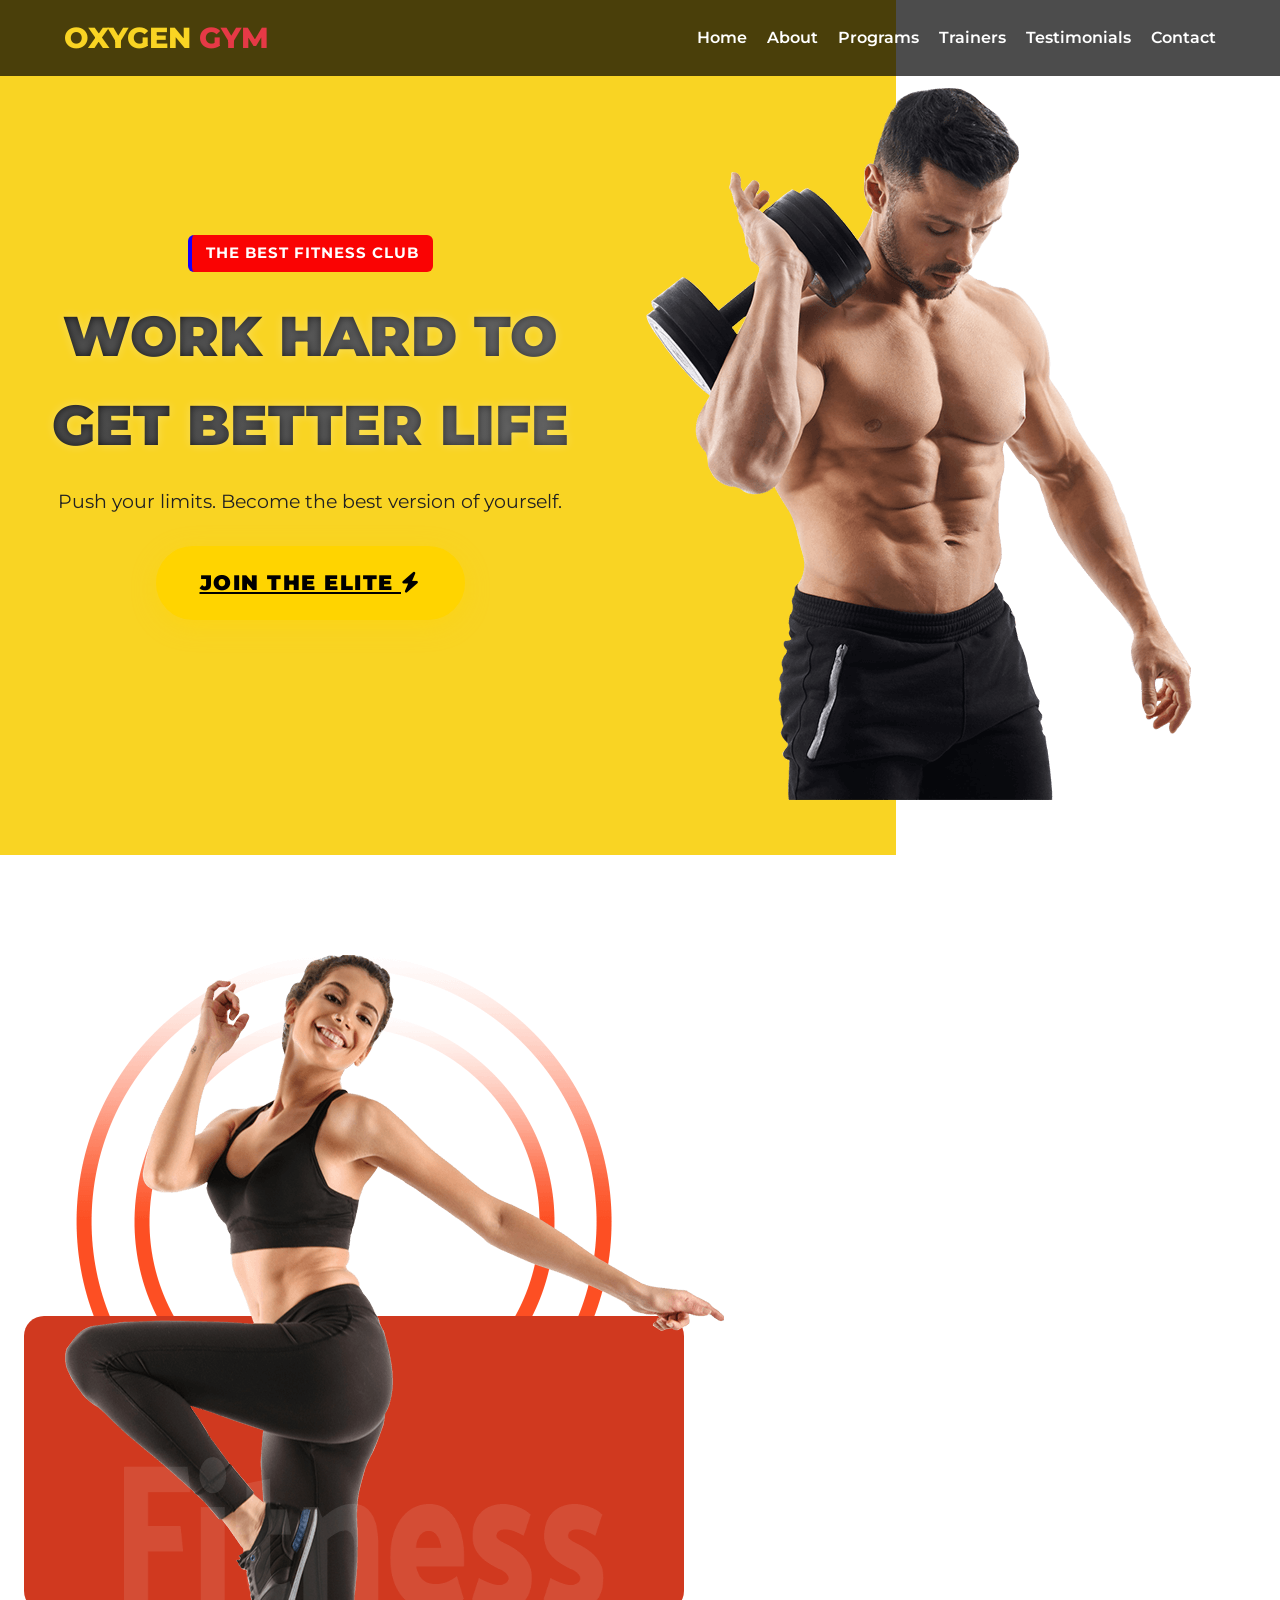
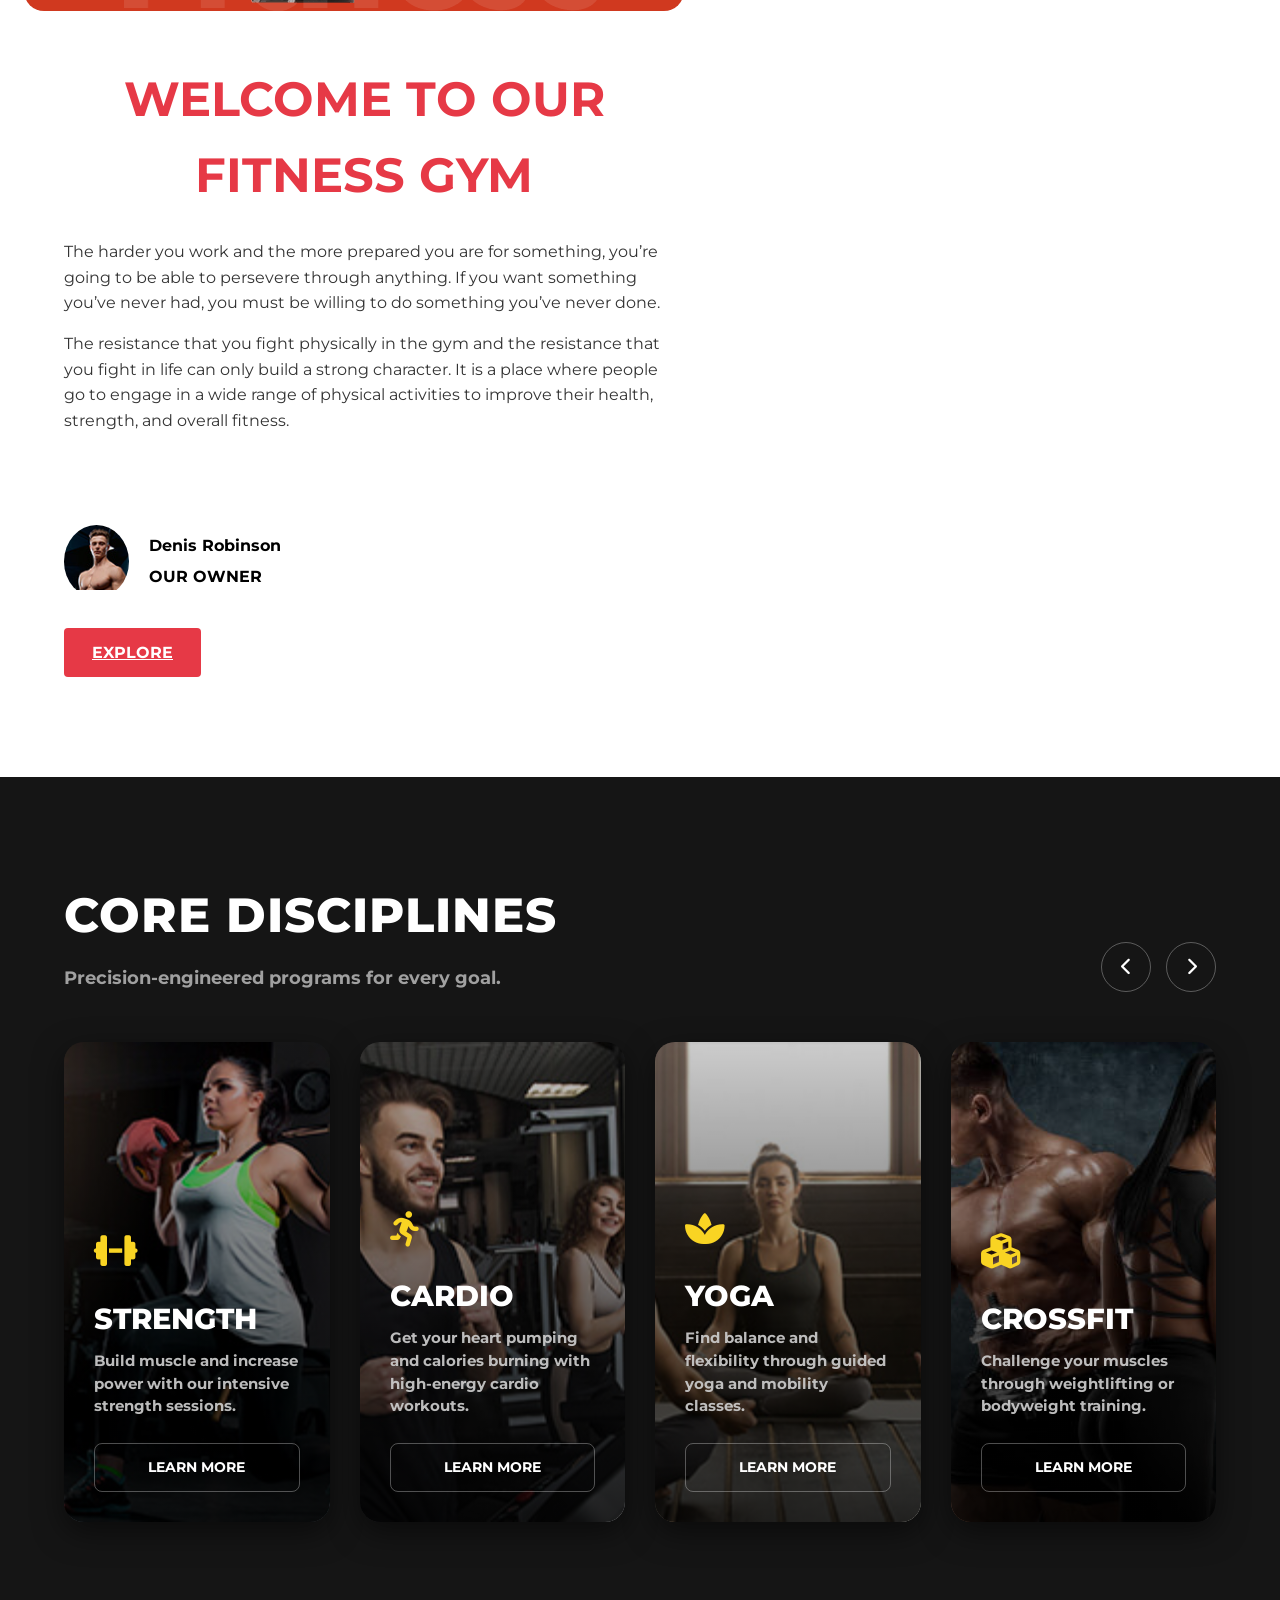
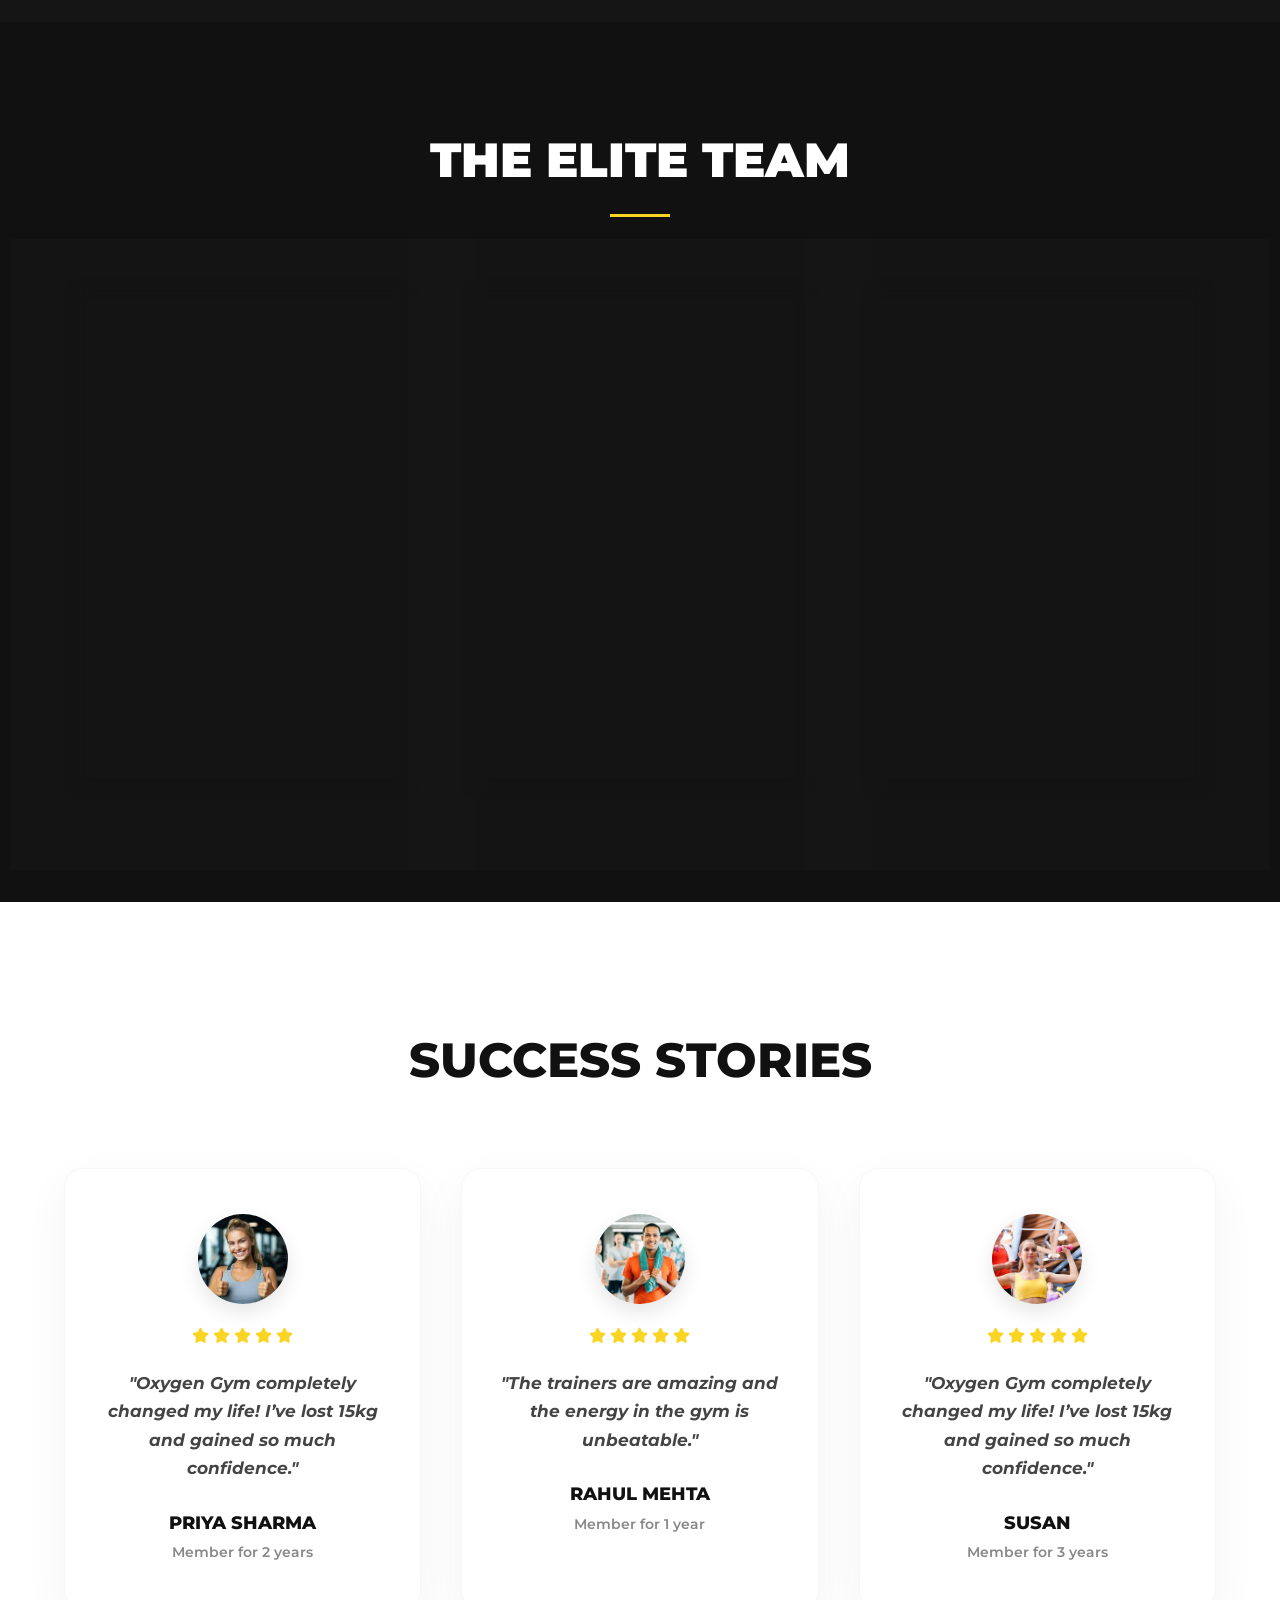
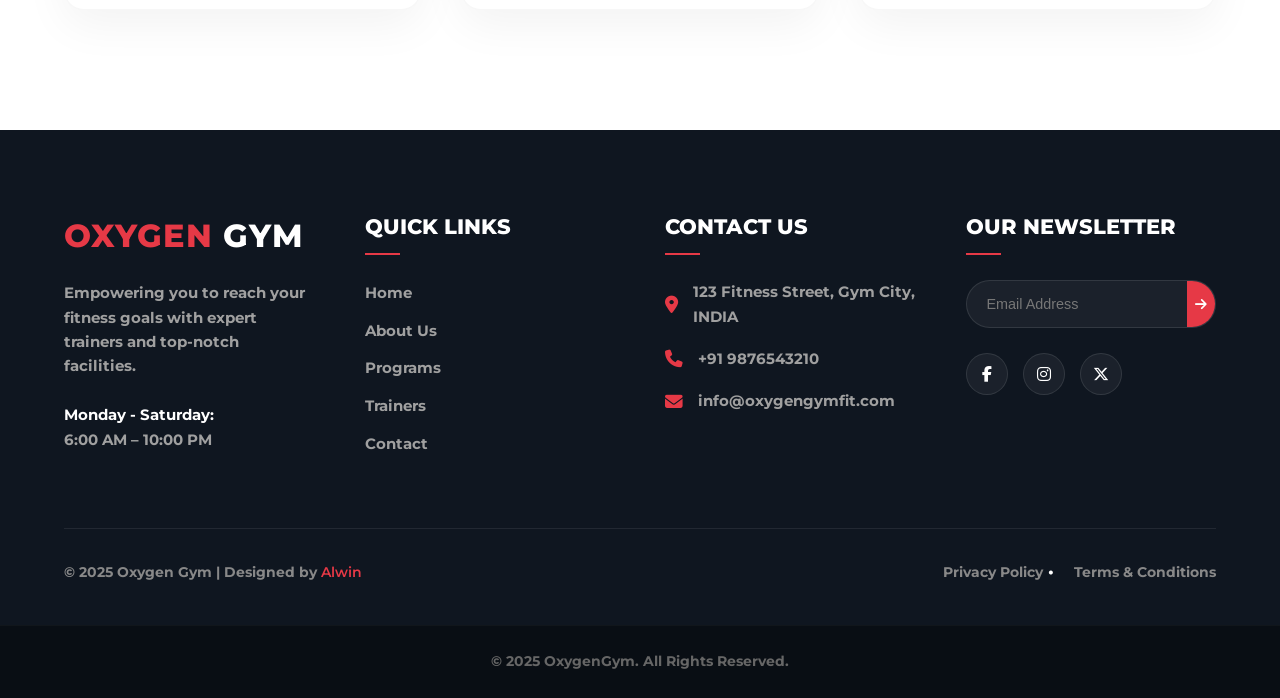
<file: index.html>
<!DOCTYPE html>
<html lang="en">
<head>
  <meta charset="UTF-8">
  <meta name="viewport" content="width=device-width, initial-scale=1.0">
  <title>OXYGEN GYM- Train Hard, Live Strong</title>

  <link rel="stylesheet" href="style.css">
  <link rel="shortcut icon" href="images/favicon.png" type="image/png">

  <link href="https://fonts.googleapis.com/css2?family=Montserrat:wght@400;600;800&display=swap" rel="stylesheet">
  <link rel="stylesheet" href="https://cdnjs.cloudflare.com/ajax/libs/font-awesome/6.7.2/css/all.min.css">
  <script src="script.js" defer></script>
</head>

<body>

  <!-- HEADER -->
  <header id="header">
    <div class="container">
      <div class="logo">OXYGEN<span> GYM</span></div>

      <nav id="nav-menu">
        <ul>
          <li><a href="#home">Home</a></li>
          <li><a href="#about">About</a></li>
          <li><a href="#programs">Programs</a></li>
          <li><a href="#trainers">Trainers</a></li>
          <li><a href="#testimonials">Testimonials</a></li>
          <li><a href="#contact">Contact</a></li>
        </ul>
      </nav>

      <div class="menu-toggle" id="menu-toggle">&#9776;</div>
    </div>
  </header>

<!-- HERO SECTION -->
<section class="hero" id="home">
  <div class="hero-content">
    <span class="tagline">THE BEST FITNESS CLUB</span>
    <h1>Work Hard To<br>Get Better Life</h1>
    <p>Push your limits. Become the best version of yourself.</p>
    <a href="gym-hub.html" class="btn btn-primary btn-large">JOIN THE ELITE <i class="fa-solid fa-bolt"></i></a>
  </div>

  <div class="hero-image">
    <img src="assest/image/hero-banner.png" alt="Gym Training Right">
  </div>
</section>



  <!-- ABOUT SECTION -->
 <!-- 
        - #ABOUT
      -->

      <section class="section about" id="about" aria-label="about">
  <div class="container">
    
    <div class="about-banner">
      <!-- Main banner image -->
      <img src="assest/image/about-banner.png" width="660" height="648" loading="lazy" alt="about banner" class="w-100">

      <!-- Decorative circles -->
      <img src="assest/image/about-circle-one.png" width="660" height="534" loading="lazy" aria-hidden="true" alt="" class="circle circle-1">
      <img src="assest/image/about-circle-two.png" width="660" height="534" loading="lazy" aria-hidden="true" alt="" class="circle circle-2">

      <!-- Floating image -->
      <img src="assest/image/fitness.png" width="650" height="154" loading="lazy" alt="fitness" class="abs-img w-100">
    </div>

    <div class="about-content">
      <h2 class="h2 section-title">Welcome To Our Fitness Gym</h2>
      <p class="section-text">
        The harder you work and the more prepared you are for something, you’re going to be able to persevere through anything.
        If you want something you’ve never had, you must be willing to do something you’ve never done.
      </p>
      <p class="section-text">
        The resistance that you fight physically in the gym and the resistance that you fight in life can only build a strong character.
        It is a place where people go to engage in a wide range of physical activities to improve their health, strength, and overall fitness.
      </p>
      <br>
      <br>
      <br>
<div class="about-coach">

                <figure class="coach-avatar">
                  <img src="assest/image/about-coach.jpg" height="65" loading="lazy" alt="Trainer">
                </figure>

                <b>
                  <div class="h3 coach-name"><b>Denis Robinson</b></div></h3>

                  <p class="coach-title">OUR OWNER</p>
                </div>

              <div>

              <a href="gym-hub.html" class="btn btn-primary">Explore</a>

            </div>

          </div>

        </div>
      </section>

  </div>
</section>


  <!-- PROGRAMS SECTION -->
  <section id="programs" class="section programs">
    <div class="container">
      <div class="programs-header-row">
        <div class="programs-title-group">
          <h2 class="section-title">CORE DISCIPLINES</h2>
          <p class="section-subtitle">Precision-engineered programs for every goal.</p>
        </div>
        <div class="slider-controls">
          <button class="slider-arrow" aria-label="Previous"><i class="fa-solid fa-chevron-left"></i></button>
          <button class="slider-arrow" aria-label="Next"><i class="fa-solid fa-chevron-right"></i></button>
        </div>
      </div>
      <div class="program-grid">
        <div class="program-card">
          <div class="card-bg" style="background-image: url('assest/image/class-1.jpg');"></div>
          <div class="card-overlay"></div>
          <div class="card-content">
            <div class="card-icon"><i class="fa-solid fa-dumbbell"></i></div>
            <h3 class="card-title">Strength</h3>
            <p class="card-desc">Build muscle and increase power with our intensive strength sessions.</p>
            <a href="strength.html" class="learn-btn">Learn More</a>
          </div>
        </div>
        <div class="program-card">
          <div class="card-bg" style="background-image: url('assest/image/class-2.jpg');"></div>
          <div class="card-overlay"></div>
          <div class="card-content">
            <div class="card-icon"><i class="fa-solid fa-person-running"></i></div>
            <h3 class="card-title">Cardio</h3>
            <p class="card-desc">Get your heart pumping and calories burning with high-energy cardio workouts.</p>
            <a href="cardio.html" class="learn-btn">Learn More</a>
          </div>
        </div>
        <div class="program-card">
          <div class="card-bg" style="background-image: url('assest/image/class-3.jpg');"></div>
          <div class="card-overlay"></div>
          <div class="card-content">
            <div class="card-icon"><i class="fa-solid fa-spa"></i></div>
            <h3 class="card-title">Yoga</h3>
            <p class="card-desc">Find balance and flexibility through guided yoga and mobility classes.</p>
            <a href="yoga.html" class="learn-btn">Learn More</a>
          </div>
        </div>
        <div class="program-card">
          <div class="card-bg" style="background-image: url('assest/image/musclebuilding.jpg');"></div>
          <div class="card-overlay"></div>
          <div class="card-content">
            <div class="card-icon"><i class="fa-solid fa-cubes"></i></div>
            <h3 class="card-title">Crossfit</h3>
            <p class="card-desc">Challenge your muscles through weightlifting or bodyweight training.</p>
            <a href="muscle-building.html" class="learn-btn">Learn More</a>
          </div>
        </div>
      </div>
    </div>
  </section>

  <!-- TRAINERS SECTION -->
  <section id="trainers" class="section trainers">
    <div class="container">
      <h2 class="section-title">THE ELITE TEAM</h2>
      <div class="trainer-grid">
        <div class="trainer-card">
          <div class="avatar-container">
            <img src="assest/image/trainer 2.jpg" alt="Alex Morgan">
          </div>
          <h3 class="trainer-name">Alex Tank Rivers</h3>
          <p class="trainer-specialty">Powerlifting Specialist</p>
          <p class="trainer-desc">15+ years experience. Former national champion. Specialist in raw strength and fat loss.</p>
          <div class="trainer-socials">
            <a href="#" aria-label="Facebook"><i class="fa-brands fa-facebook-f"></i></a>
            <a href="#" aria-label="Instagram"><i class="fa-brands fa-instagram"></i></a>
            <a href="#" aria-label="Twitter"><i class="fa-brands fa-x-twitter"></i></a>
          </div>
          <a href="book-session.html" class="book-btn">BOOK SESSION</a>
        </div>
        <div class="trainer-card">
          <div class="avatar-container">
            <img src="assest/image/trainer1.jpg" alt="Sophia Lee">
          </div>
          <h3 class="trainer-name">Elena Vance</h3>
          <p class="trainer-specialty">Holistic Fitness Expert</p>
          <p class="trainer-desc">Specializes in biomechanics and corrective exercise. Yoga certified with a focus on functional flow.</p>
          <div class="trainer-socials">
            <a href="#" aria-label="Facebook"><i class="fa-brands fa-facebook-f"></i></a>
            <a href="#" aria-label="Instagram"><i class="fa-brands fa-instagram"></i></a>
            <a href="#" aria-label="Twitter"><i class="fa-brands fa-x-twitter"></i></a>
          </div>
          <a href="book-session.html" class="book-btn">BOOK SESSION</a>
        </div>
        <div class="trainer-card">
          <div class="avatar-container">
            <img src="assest/image/trainer 3.jpg" alt="Chris Evans">
          </div>
          <h3 class="trainer-name">David Chen</h3>
          <p class="trainer-specialty">HIIT & Metabolic Pro</p>
          <p class="trainer-desc">Specialist in cardiovascular and body recomposition. Co-creator of HIIT-X high-performance training.</p>
          <div class="trainer-socials">
            <a href="#" aria-label="Facebook"><i class="fa-brands fa-facebook-f"></i></a>
            <a href="#" aria-label="Instagram"><i class="fa-brands fa-instagram"></i></a>
            <a href="#" aria-label="Twitter"><i class="fa-brands fa-x-twitter"></i></a>
          </div>
          <a href="book-session.html" class="book-btn">BOOK SESSION</a>
        </div>
      </div>
    </div>
  </section>

  <!-- TESTIMONIALS -->
  <section id="testimonials" class="section testimonials">
    <div class="container">
      <h2 class="section-title">SUCCESS STORIES</h2>
      <div class="testimonial-grid">
        <div class="testimonial-card">
          <div class="testimonial-avatar">
            <img src="assest/image/client1.jpeg" alt="Priya Sharma">
          </div>
          <div class="testimonial-stars">
            <i class="fa-solid fa-star"></i>
            <i class="fa-solid fa-star"></i>
            <i class="fa-solid fa-star"></i>
            <i class="fa-solid fa-star"></i>
            <i class="fa-solid fa-star"></i>
          </div>
          <p class="testimonial-text">"Oxygen Gym completely changed my life! I’ve lost 15kg and gained so much confidence."</p>
          <h4 class="testimonial-name">Priya Sharma</h4>
          <p class="testimonial-duration">Member for 2 years</p>
        </div>
        <div class="testimonial-card">
          <div class="testimonial-avatar">
            <img src="assest/image/client 2.jpg" alt="Rahul Mehta">
          </div>
          <div class="testimonial-stars">
            <i class="fa-solid fa-star"></i>
            <i class="fa-solid fa-star"></i>
            <i class="fa-solid fa-star"></i>
            <i class="fa-solid fa-star"></i>
            <i class="fa-solid fa-star"></i>
          </div>
          <p class="testimonial-text">"The trainers are amazing and the energy in the gym is unbeatable."</p>
          <h4 class="testimonial-name">Rahul Mehta</h4>
          <p class="testimonial-duration">Member for 1 year</p>
        </div>
        <div class="testimonial-card">
          <div class="testimonial-avatar">
            <img src="assest/image/client 3.jpg" alt="Susan">
          </div>
          <div class="testimonial-stars">
            <i class="fa-solid fa-star"></i>
            <i class="fa-solid fa-star"></i>
            <i class="fa-solid fa-star"></i>
            <i class="fa-solid fa-star"></i>
            <i class="fa-solid fa-star"></i>
          </div>
          <p class="testimonial-text">"Oxygen Gym completely changed my life! I’ve lost 15kg and gained so much confidence."</p>
          <h4 class="testimonial-name">Susan</h4>
          <p class="testimonial-duration">Member for 3 years</p>
        </div>
      </div>
    </div>
  </section>

  <!-- CONTACT -->
  <section id="contact" class="contact-section">
    <div class="contact-container">
      <div class="contact-column">
        <h2 class="brand-name"><span class="highlight">OXYGEN</span> GYM</h2>
        <p class="brand-desc">
          Empowering you to reach your fitness goals with expert trainers and top-notch facilities.
        </p>
        <div class="hours">
          <p><strong>Monday - Saturday:</strong><br>6:00 AM – 10:00 PM</p>
        </div>
      </div>

      <div class="contact-column">
        <h3>Quick Links</h3>
        <ul class="quick-links">
          <li><a href="#home">Home</a></li>
          <li><a href="#about">About Us</a></li>
          <li><a href="#programs">Programs</a></li>
          <li><a href="#trainers">Trainers</a></li>
          <li><a href="#contact">Contact</a></li>
        </ul>
      </div>

      <div class="contact-column">
        <h3>Contact Us</h3>
        <p class="contact-info-item"><i class="fa-solid fa-location-dot"></i> 123 Fitness Street, Gym City, INDIA</p>
        <p class="contact-info-item"><i class="fa-solid fa-phone"></i> +91 9876543210</p>
        <p class="contact-info-item"><i class="fa-solid fa-envelope"></i> info@oxygengymfit.com</p>
      </div>

      <div class="contact-column">
        <h3>Our Newsletter</h3>
        <form class="newsletter-form">
          <input type="email" placeholder="Email Address" required>
          <button type="submit"><i class="fa-solid fa-arrow-right"></i></button>
        </form>
        <div class="footer-social-icons">
          <a href="#" aria-label="Facebook"><i class="fa-brands fa-facebook-f"></i></a>
          <a href="#" aria-label="Instagram"><i class="fa-brands fa-instagram"></i></a>
          <a href="#" aria-label="Twitter"><i class="fa-brands fa-x-twitter"></i></a>
        </div>
      </div>
    </div>

    <div class="footer-bottom">
      <p>© 2025 Oxygen Gym | Designed by <span>Alwin</span></p>
      <div class="policy">
        <a href="#">Privacy Policy</a> • 
        <a href="#">Terms & Conditions</a>
      </div>
    </div>
  </section>

  <!-- FOOTER -->
  <footer class="footer">
    <div class="container">
      <p>© 2025 OxygenGym. All Rights Reserved.</p>
    </div>
  </footer>

</body>
</html>
</file>
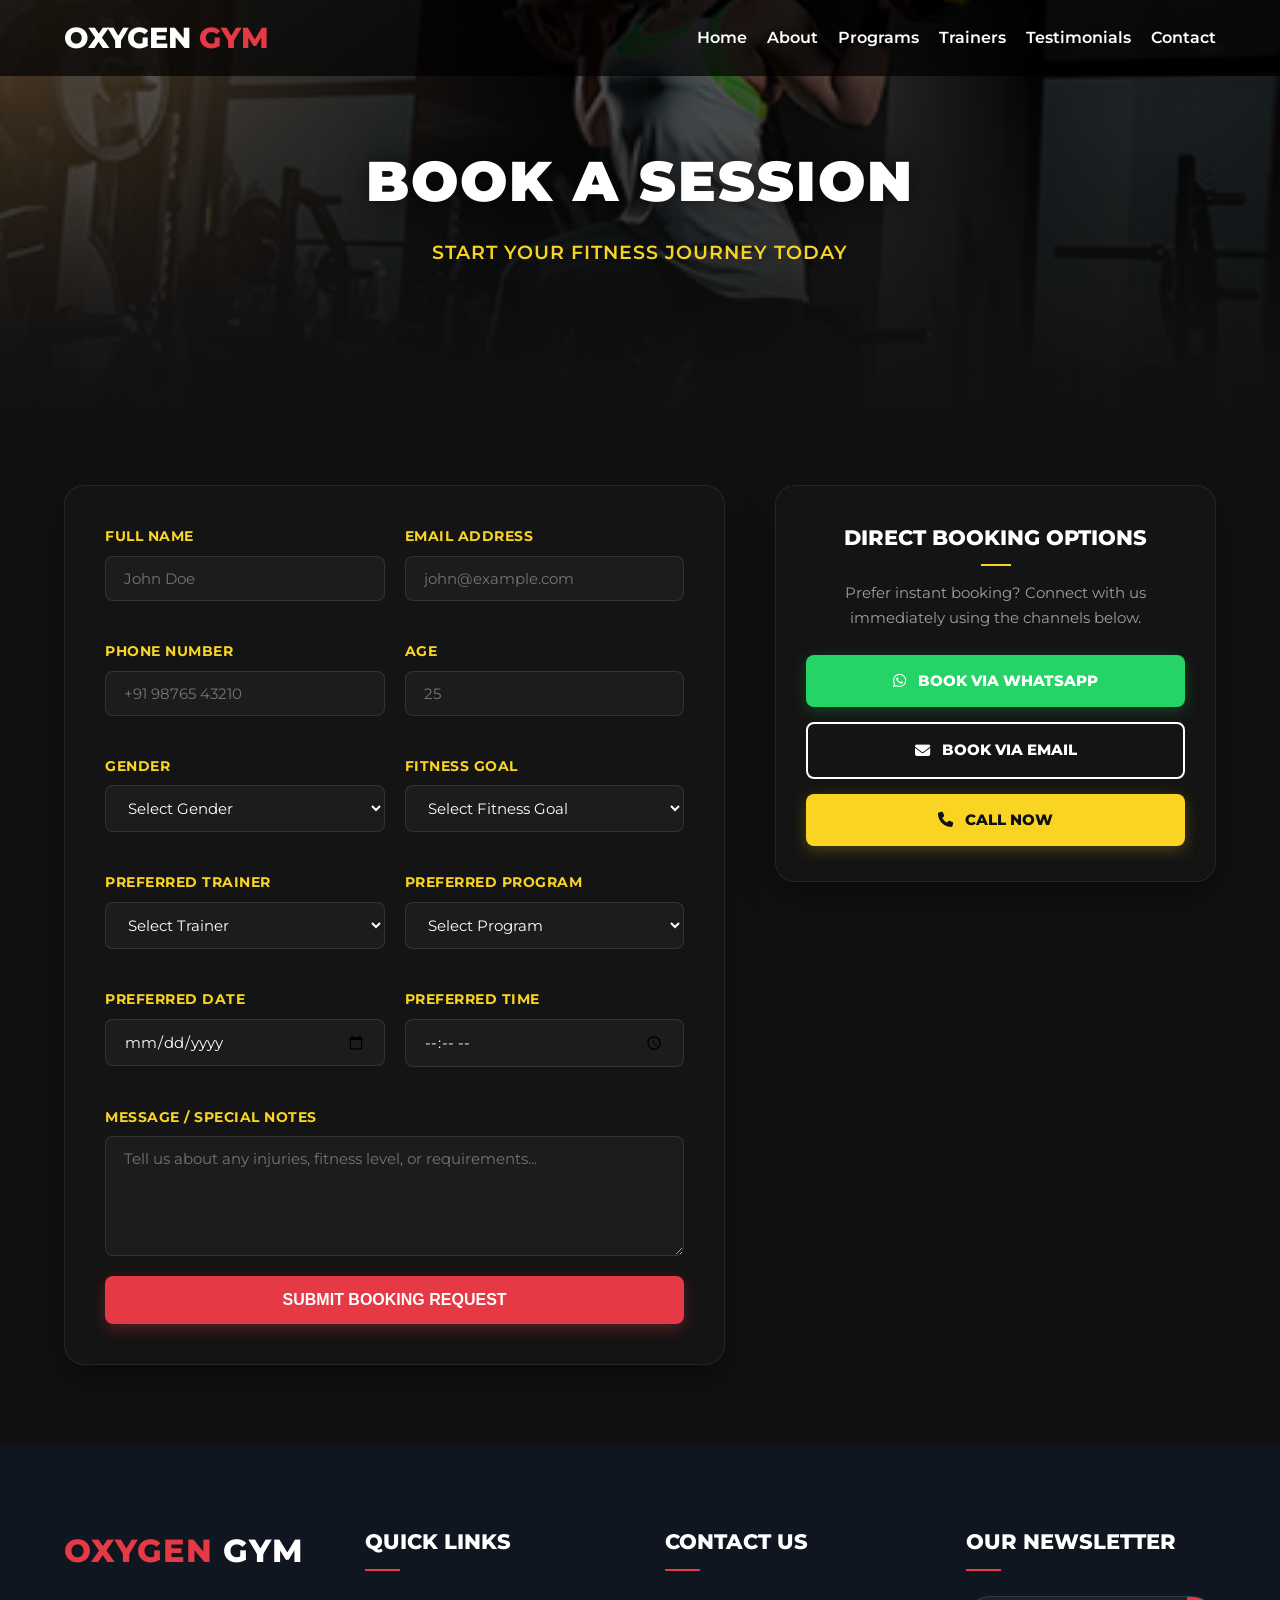
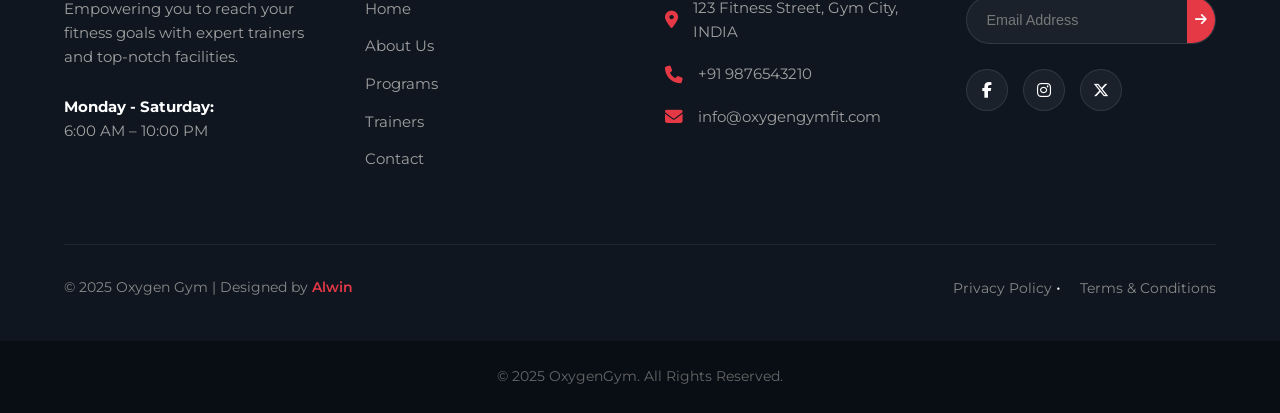
<file: book-session.html>
<!DOCTYPE html>
<html lang="en">
<head>
  <meta charset="UTF-8">
  <meta name="viewport" content="width=device-width, initial-scale=1.0">
  <title>Book Session - Oxygen Gym</title>

  <link rel="stylesheet" href="style.css">
  <link rel="shortcut icon" href="images/favicon.png" type="image/png">

  <link href="https://fonts.googleapis.com/css2?family=Montserrat:wght@400;600;800&display=swap" rel="stylesheet">
  <link rel="stylesheet" href="https://cdnjs.cloudflare.com/ajax/libs/font-awesome/6.7.2/css/all.min.css">
  <script src="script.js" defer></script>
</head>

<body class="sub-page">

  <!-- HEADER -->
  <header id="header">
    <div class="container">
      <div class="logo">OXYGEN<span> GYM</span></div>

      <nav id="nav-menu">
        <ul>
          <li><a href="index.html#home">Home</a></li>
          <li><a href="index.html#about">About</a></li>
          <li><a href="index.html#programs">Programs</a></li>
          <li><a href="index.html#trainers">Trainers</a></li>
          <li><a href="index.html#testimonials">Testimonials</a></li>
          <li><a href="index.html#contact">Contact</a></li>
        </ul>
      </nav>

      <div class="menu-toggle" id="menu-toggle">&#9776;</div>
    </div>
  </header>

  <!-- HERO SECTION -->
  <section class="detail-hero" style="background-image: url('assest/image/class-1.jpg');">
    <div class="detail-hero-content">
      <h1>Book A Session</h1>
      <p>Start Your Fitness Journey Today</p>
    </div>
  </section>

  <!-- BOOKING SECTION -->
  <section class="booking-section">
    <div class="booking-layout">
      
      <!-- Booking Form -->
      <div class="booking-form-wrapper">
        <form class="booking-form" id="session-booking-form">
          <div class="form-row">
            <div class="form-group">
              <label for="full-name">Full Name</label>
              <input type="text" id="full-name" placeholder="John Doe" required>
            </div>
            <div class="form-group">
              <label for="email">Email Address</label>
              <input type="email" id="email" placeholder="john@example.com" required>
            </div>
          </div>

          <div class="form-row">
            <div class="form-group">
              <label for="phone">Phone Number</label>
              <input type="tel" id="phone" placeholder="+91 98765 43210" required>
            </div>
            <div class="form-group">
              <label for="age">Age</label>
              <input type="number" id="age" min="12" max="100" placeholder="25" required>
            </div>
          </div>

          <div class="form-row">
            <div class="form-group">
              <label for="gender">Gender</label>
              <select id="gender" required>
                <option value="" disabled selected>Select Gender</option>
                <option value="Male">Male</option>
                <option value="Female">Female</option>
                <option value="Other">Other</option>
              </select>
            </div>
            <div class="form-group">
              <label for="goal">Fitness Goal</label>
              <select id="goal" required>
                <option value="" disabled selected>Select Fitness Goal</option>
                <option value="Strength Gain">Strength Gain</option>
                <option value="Fat Loss">Fat Loss</option>
                <option value="Muscle Building">Muscle Building</option>
                <option value="Flexibility">Flexibility &amp; Mobility</option>
              </select>
            </div>
          </div>

          <div class="form-row">
            <div class="form-group">
              <label for="trainer">Preferred Trainer</label>
              <select id="trainer" required>
                <option value="" disabled selected>Select Trainer</option>
                <option value="Alex Morgan">Alex Tank Rivers</option>
                <option value="Sophia Lee">Elena Vance</option>
                <option value="Chris Evans">David Chen</option>
              </select>
            </div>
            <div class="form-group">
              <label for="program">Preferred Program</label>
              <select id="program" required>
                <option value="" disabled selected>Select Program</option>
                <option value="Strength Training">Strength Training</option>
                <option value="Cardio Burn">Cardio Burn</option>
                <option value="Yoga &amp; Flex">Yoga &amp; Flex</option>
                <option value="Muscle Building">Muscle Building</option>
              </select>
            </div>
          </div>

          <div class="form-row">
            <div class="form-group">
              <label for="pref-date">Preferred Date</label>
              <input type="date" id="pref-date" required>
            </div>
            <div class="form-group">
              <label for="pref-time">Preferred Time</label>
              <input type="time" id="pref-time" required>
            </div>
          </div>

          <div class="form-group full-width">
            <label for="message">Message / Special Notes</label>
            <textarea id="message" placeholder="Tell us about any injuries, fitness level, or requirements..."></textarea>
          </div>

          <button type="submit" class="submit-btn">Submit Booking Request</button>
        </form>
      </div>

      <!-- Booking Alternatives -->
      <div class="booking-alt-wrapper">
        <div class="alt-contact-card">
          <h4>Direct Booking Options</h4>
          <p>Prefer instant booking? Connect with us immediately using the channels below.</p>
          <div class="alt-buttons-list">
            <a href="#" target="#" class="alt-btn whatsapp">
              <i class="fa-brands fa-whatsapp"></i> Book via WhatsApp
            </a>
            <a href="#" class="alt-btn email">
              <i class="fa-solid fa-envelope"></i> Book via Email
            </a>
            <a href="#" class="alt-btn phone">
              <i class="fa-solid fa-phone"></i> Call Now
            </a>
          </div>
        </div>
      </div>

    </div>
  </section>

  <!-- SUCCESS POPUP MODAL -->
  <div class="modal-overlay" id="success-modal-overlay">
    <div class="success-modal">
      <div class="modal-icon">
        <i class="fa-solid fa-check"></i>
      </div>
      <h3 class="modal-title">Booking Request Sent Successfully!</h3>
      <p class="modal-desc">Our trainer will contact you soon to finalize your training slot.</p>
      <button class="modal-close-btn" id="modal-close-btn">Close</button>
    </div>
  </div>

  <!-- CONTACT / FOOTER -->
  <section id="contact" class="contact-section">
    <div class="contact-container">
      <div class="contact-column">
        <h2 class="brand-name"><span class="highlight">OXYGEN</span> GYM</h2>
        <p class="brand-desc">
          Empowering you to reach your fitness goals with expert trainers and top-notch facilities.
        </p>
        <div class="hours">
          <p><strong>Monday - Saturday:</strong><br>6:00 AM – 10:00 PM</p>
        </div>
      </div>

      <div class="contact-column">
        <h3>Quick Links</h3>
        <ul class="quick-links">
          <li><a href="index.html#home">Home</a></li>
          <li><a href="index.html#about">About Us</a></li>
          <li><a href="index.html#programs">Programs</a></li>
          <li><a href="index.html#trainers">Trainers</a></li>
          <li><a href="index.html#contact">Contact</a></li>
        </ul>
      </div>

      <div class="contact-column">
        <h3>Contact Us</h3>
        <p class="contact-info-item"><i class="fa-solid fa-location-dot"></i> 123 Fitness Street, Gym City, INDIA</p>
        <p class="contact-info-item"><i class="fa-solid fa-phone"></i> +91 9876543210</p>
        <p class="contact-info-item"><i class="fa-solid fa-envelope"></i> info@oxygengymfit.com</p>
      </div>

      <div class="contact-column">
        <h3>Our Newsletter</h3>
        <form class="newsletter-form">
          <input type="email" placeholder="Email Address" required>
          <button type="submit"><i class="fa-solid fa-arrow-right"></i></button>
        </form>
        <div class="footer-social-icons">
          <a href="#" aria-label="Facebook"><i class="fa-brands fa-facebook-f"></i></a>
          <a href="#" aria-label="Instagram"><i class="fa-brands fa-instagram"></i></a>
          <a href="#" aria-label="Twitter"><i class="fa-brands fa-x-twitter"></i></a>
        </div>
      </div>
    </div>

    <div class="footer-bottom">
      <p>© 2025 Oxygen Gym | Designed by <span>Alwin</span></p>
      <div class="policy">
        <a href="#">Privacy Policy</a> • 
        <a href="#">Terms & Conditions</a>
      </div>
    </div>
  </section>

  <!-- FOOTER -->
  <footer class="footer">
    <div class="container">
      <p>© 2025 OxygenGym. All Rights Reserved.</p>
    </div>
  </footer>

  <!-- POPUP INTERACTION SCRIPT -->
  <script>
    document.addEventListener('DOMContentLoaded', () => {
      const form = document.getElementById('session-booking-form');
      const overlay = document.getElementById('success-modal-overlay');
      const closeBtn = document.getElementById('modal-close-btn');

      if (form && overlay && closeBtn) {
        form.addEventListener('submit', (e) => {
          e.preventDefault();
          
          // Show the modal success popup
          overlay.classList.add('active');
          
          // Reset form fields
          form.reset();
        });

        // Hide popup
        closeBtn.addEventListener('click', () => {
          overlay.classList.remove('active');
        });

        // Close on overlay background click
        overlay.addEventListener('click', (e) => {
          if (e.target === overlay) {
            overlay.classList.remove('active');
          }
        });
      }
    });
  </script>

</body>
</html>
</file>
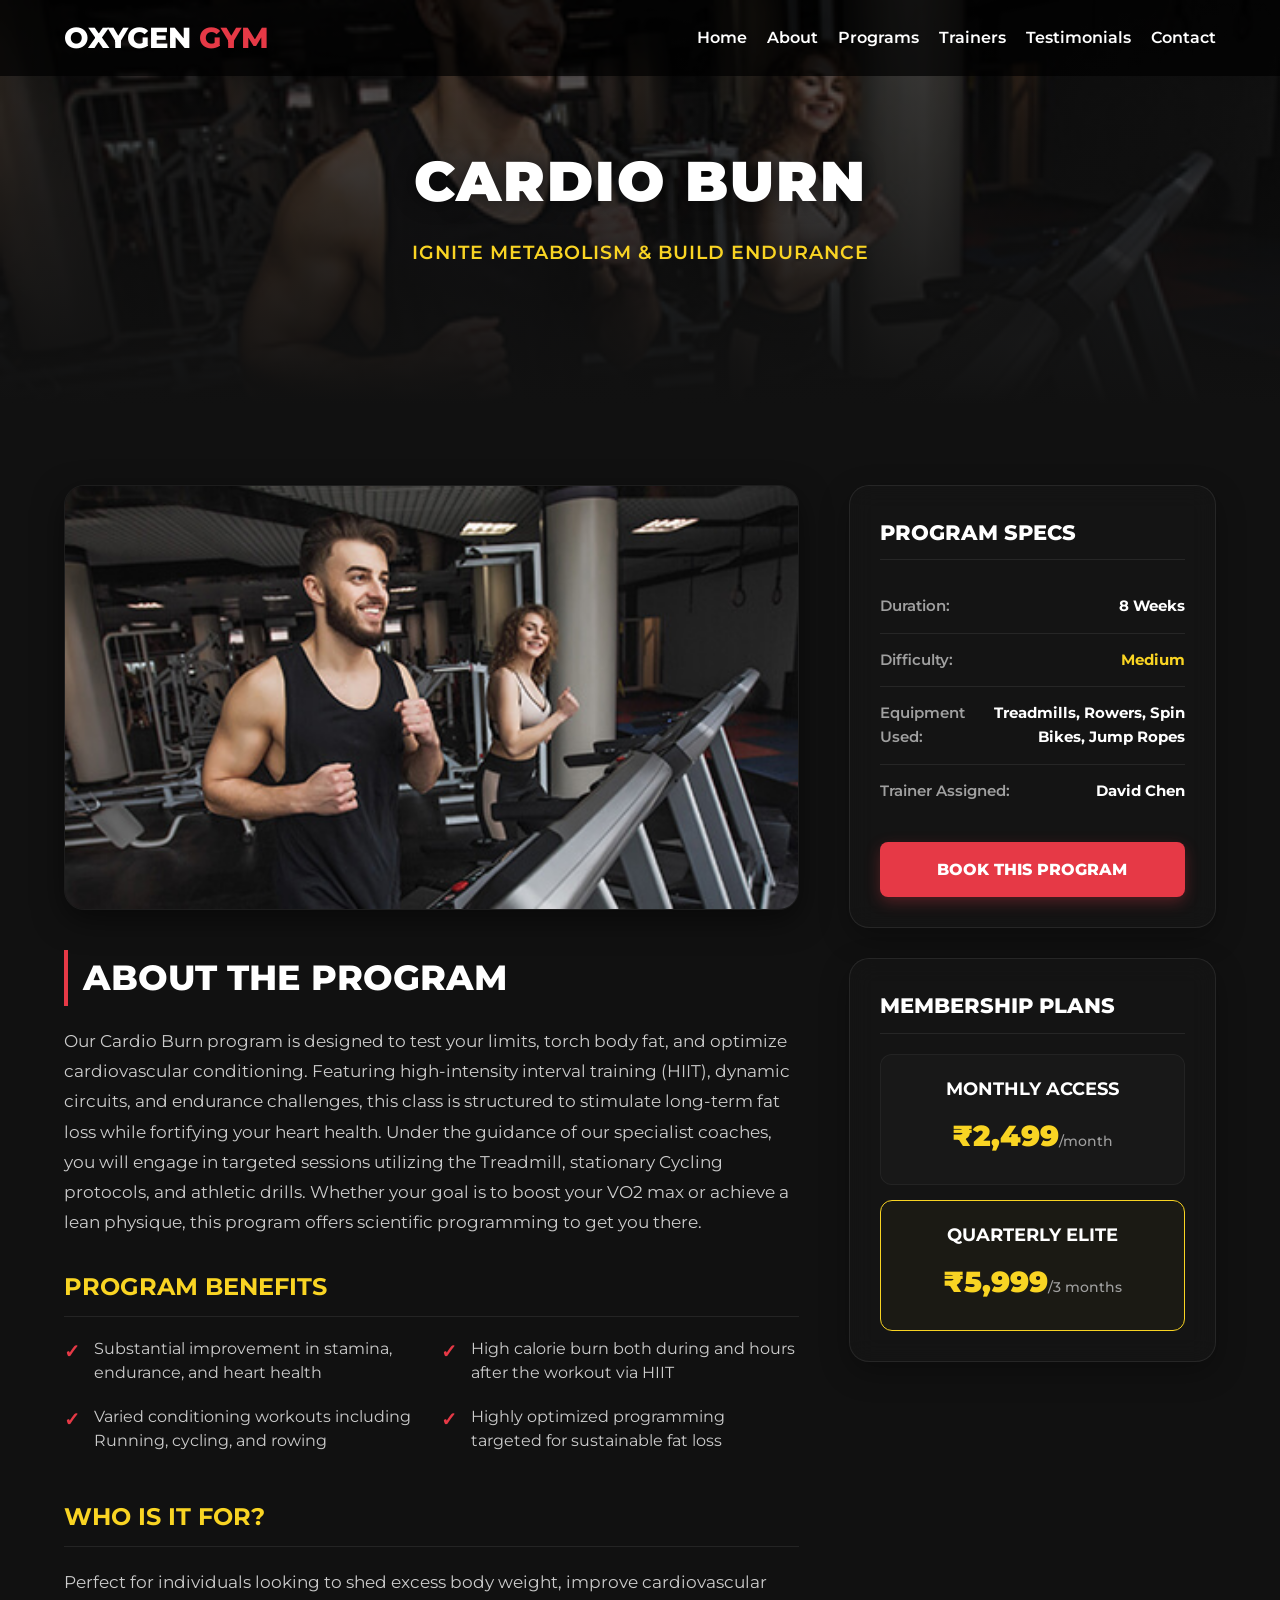
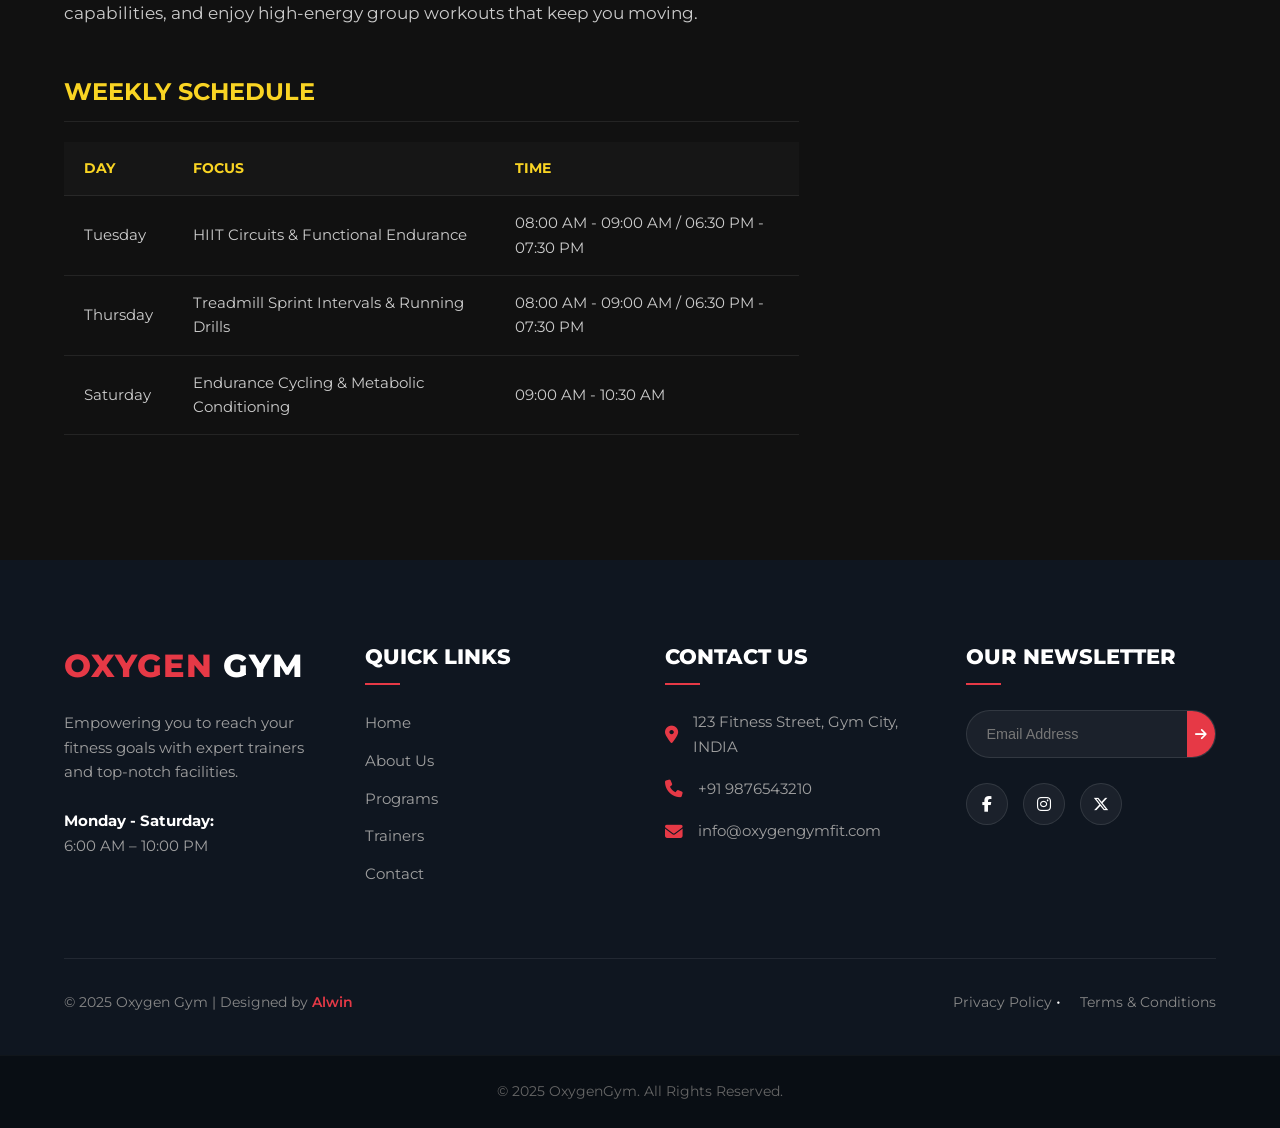
<file: cardio.html>
<!DOCTYPE html>
<html lang="en">
<head>
  <meta charset="UTF-8">
  <meta name="viewport" content="width=device-width, initial-scale=1.0">
  <title>Cardio Burn - Oxygen Gym</title>

  <link rel="stylesheet" href="style.css">
  <link rel="shortcut icon" href="images/favicon.png" type="image/png">

  <link href="https://fonts.googleapis.com/css2?family=Montserrat:wght@400;600;800&display=swap" rel="stylesheet">
  <link rel="stylesheet" href="https://cdnjs.cloudflare.com/ajax/libs/font-awesome/6.7.2/css/all.min.css">
  <script src="script.js" defer></script>
</head>

<body class="sub-page">

  <!-- HEADER -->
  <header id="header">
    <div class="container">
      <div class="logo">OXYGEN<span> GYM</span></div>

      <nav id="nav-menu">
        <ul>
          <li><a href="index.html#home">Home</a></li>
          <li><a href="index.html#about">About</a></li>
          <li><a href="index.html#programs">Programs</a></li>
          <li><a href="index.html#trainers">Trainers</a></li>
          <li><a href="index.html#testimonials">Testimonials</a></li>
          <li><a href="index.html#contact">Contact</a></li>
        </ul>
      </nav>

      <div class="menu-toggle" id="menu-toggle">&#9776;</div>
    </div>
  </header>

  <!-- HERO SECTION -->
  <section class="detail-hero" style="background-image: url('assest/image/class-2.jpg');">
    <div class="detail-hero-content">
      <h1>Cardio Burn</h1>
      <p>Ignite Metabolism &amp; Build Endurance</p>
    </div>
  </section>

  <!-- DETAILS CONTENT -->
  <section class="detail-section">
    <div class="detail-layout">
      <div class="detail-main-content">
        <div class="detail-image-wrapper">
          <img src="assest/image/class-2.jpg" alt="Cardio Burn">
        </div>
        
        <h3 class="detail-title">About the Program</h3>
        <p class="detail-desc">
          Our Cardio Burn program is designed to test your limits, torch body fat, and optimize cardiovascular conditioning. Featuring high-intensity interval training (HIIT), dynamic circuits, and endurance challenges, this class is structured to stimulate long-term fat loss while fortifying your heart health. Under the guidance of our specialist coaches, you will engage in targeted sessions utilizing the Treadmill, stationary Cycling protocols, and athletic drills. Whether your goal is to boost your VO2 max or achieve a lean physique, this program offers scientific programming to get you there.
        </p>

        <div class="detail-block">
          <h4>Program Benefits</h4>
          <ul class="benefits-list">
            <li>Substantial improvement in stamina, endurance, and heart health</li>
            <li>High calorie burn both during and hours after the workout via HIIT</li>
            <li>Varied conditioning workouts including Running, cycling, and rowing</li>
            <li>Highly optimized programming targeted for sustainable fat loss</li>
          </ul>
        </div>

        <div class="detail-block">
          <h4>Who is it for?</h4>
          <p class="detail-desc">
            Perfect for individuals looking to shed excess body weight, improve cardiovascular capabilities, and enjoy high-energy group workouts that keep you moving.
          </p>
        </div>

        <div class="detail-block">
          <h4>Weekly Schedule</h4>
          <table class="schedule-table">
            <thead>
              <tr>
                <th>Day</th>
                <th>Focus</th>
                <th>Time</th>
              </tr>
            </thead>
            <tbody>
              <tr>
                <td>Tuesday</td>
                <td>HIIT Circuits &amp; Functional Endurance</td>
                <td>08:00 AM - 09:00 AM / 06:30 PM - 07:30 PM</td>
              </tr>
              <tr>
                <td>Thursday</td>
                <td>Treadmill Sprint Intervals &amp; Running Drills</td>
                <td>08:00 AM - 09:00 AM / 06:30 PM - 07:30 PM</td>
              </tr>
              <tr>
                <td>Saturday</td>
                <td>Endurance Cycling &amp; Metabolic Conditioning</td>
                <td>09:00 AM - 10:30 AM</td>
              </tr>
            </tbody>
          </table>
        </div>
      </div>

      <div class="detail-sidebar">
        <div class="sidebar-card">
          <h4>Program Specs</h4>
          <ul class="spec-list">
            <li class="spec-item">
              <span class="spec-label">Duration:</span>
              <span class="spec-val">8 Weeks</span>
            </li>
            <li class="spec-item">
              <span class="spec-label">Difficulty:</span>
              <span class="spec-val accent">Medium</span>
            </li>
            <li class="spec-item">
              <span class="spec-label">Equipment Used:</span>
              <span class="spec-val">Treadmills, Rowers, Spin Bikes, Jump Ropes</span>
            </li>
            <li class="spec-item">
              <span class="spec-label">Trainer Assigned:</span>
              <span class="spec-val">David Chen</span>
            </li>
          </ul>
          <a href="book-session.html" class="sidebar-btn">Book This Program</a>
        </div>

        <div class="sidebar-card">
          <h4>Membership Plans</h4>
          <div class="plans-list">
            <div class="plan-card">
              <p class="plan-name">Monthly Access</p>
              <p class="plan-price">₹2,499<span>/month</span></p>
            </div>
            <div class="plan-card featured">
              <p class="plan-name">Quarterly Elite</p>
              <p class="plan-price">₹5,999<span>/3 months</span></p>
            </div>
          </div>
        </div>
      </div>
    </div>
  </section>

  <!-- CONTACT / FOOTER -->
  <section id="contact" class="contact-section">
    <div class="contact-container">
      <div class="contact-column">
        <h2 class="brand-name"><span class="highlight">OXYGEN</span> GYM</h2>
        <p class="brand-desc">
          Empowering you to reach your fitness goals with expert trainers and top-notch facilities.
        </p>
        <div class="hours">
          <p><strong>Monday - Saturday:</strong><br>6:00 AM – 10:00 PM</p>
        </div>
      </div>

      <div class="contact-column">
        <h3>Quick Links</h3>
        <ul class="quick-links">
          <li><a href="index.html#home">Home</a></li>
          <li><a href="index.html#about">About Us</a></li>
          <li><a href="index.html#programs">Programs</a></li>
          <li><a href="index.html#trainers">Trainers</a></li>
          <li><a href="index.html#contact">Contact</a></li>
        </ul>
      </div>

      <div class="contact-column">
        <h3>Contact Us</h3>
        <p class="contact-info-item"><i class="fa-solid fa-location-dot"></i> 123 Fitness Street, Gym City, INDIA</p>
        <p class="contact-info-item"><i class="fa-solid fa-phone"></i> +91 9876543210</p>
        <p class="contact-info-item"><i class="fa-solid fa-envelope"></i> info@oxygengymfit.com</p>
      </div>

      <div class="contact-column">
        <h3>Our Newsletter</h3>
        <form class="newsletter-form">
          <input type="email" placeholder="Email Address" required>
          <button type="submit"><i class="fa-solid fa-arrow-right"></i></button>
        </form>
        <div class="footer-social-icons">
          <a href="#" aria-label="Facebook"><i class="fa-brands fa-facebook-f"></i></a>
          <a href="#" aria-label="Instagram"><i class="fa-brands fa-instagram"></i></a>
          <a href="#" aria-label="Twitter"><i class="fa-brands fa-x-twitter"></i></a>
        </div>
      </div>
    </div>

    <div class="footer-bottom">
      <p>© 2025 Oxygen Gym | Designed by <span>Alwin</span></p>
      <div class="policy">
        <a href="#">Privacy Policy</a> • 
        <a href="#">Terms & Conditions</a>
      </div>
    </div>
  </section>

  <!-- FOOTER -->
  <footer class="footer">
    <div class="container">
      <p>© 2025 OxygenGym. All Rights Reserved.</p>
    </div>
  </footer>

</body>
</html>
</file>
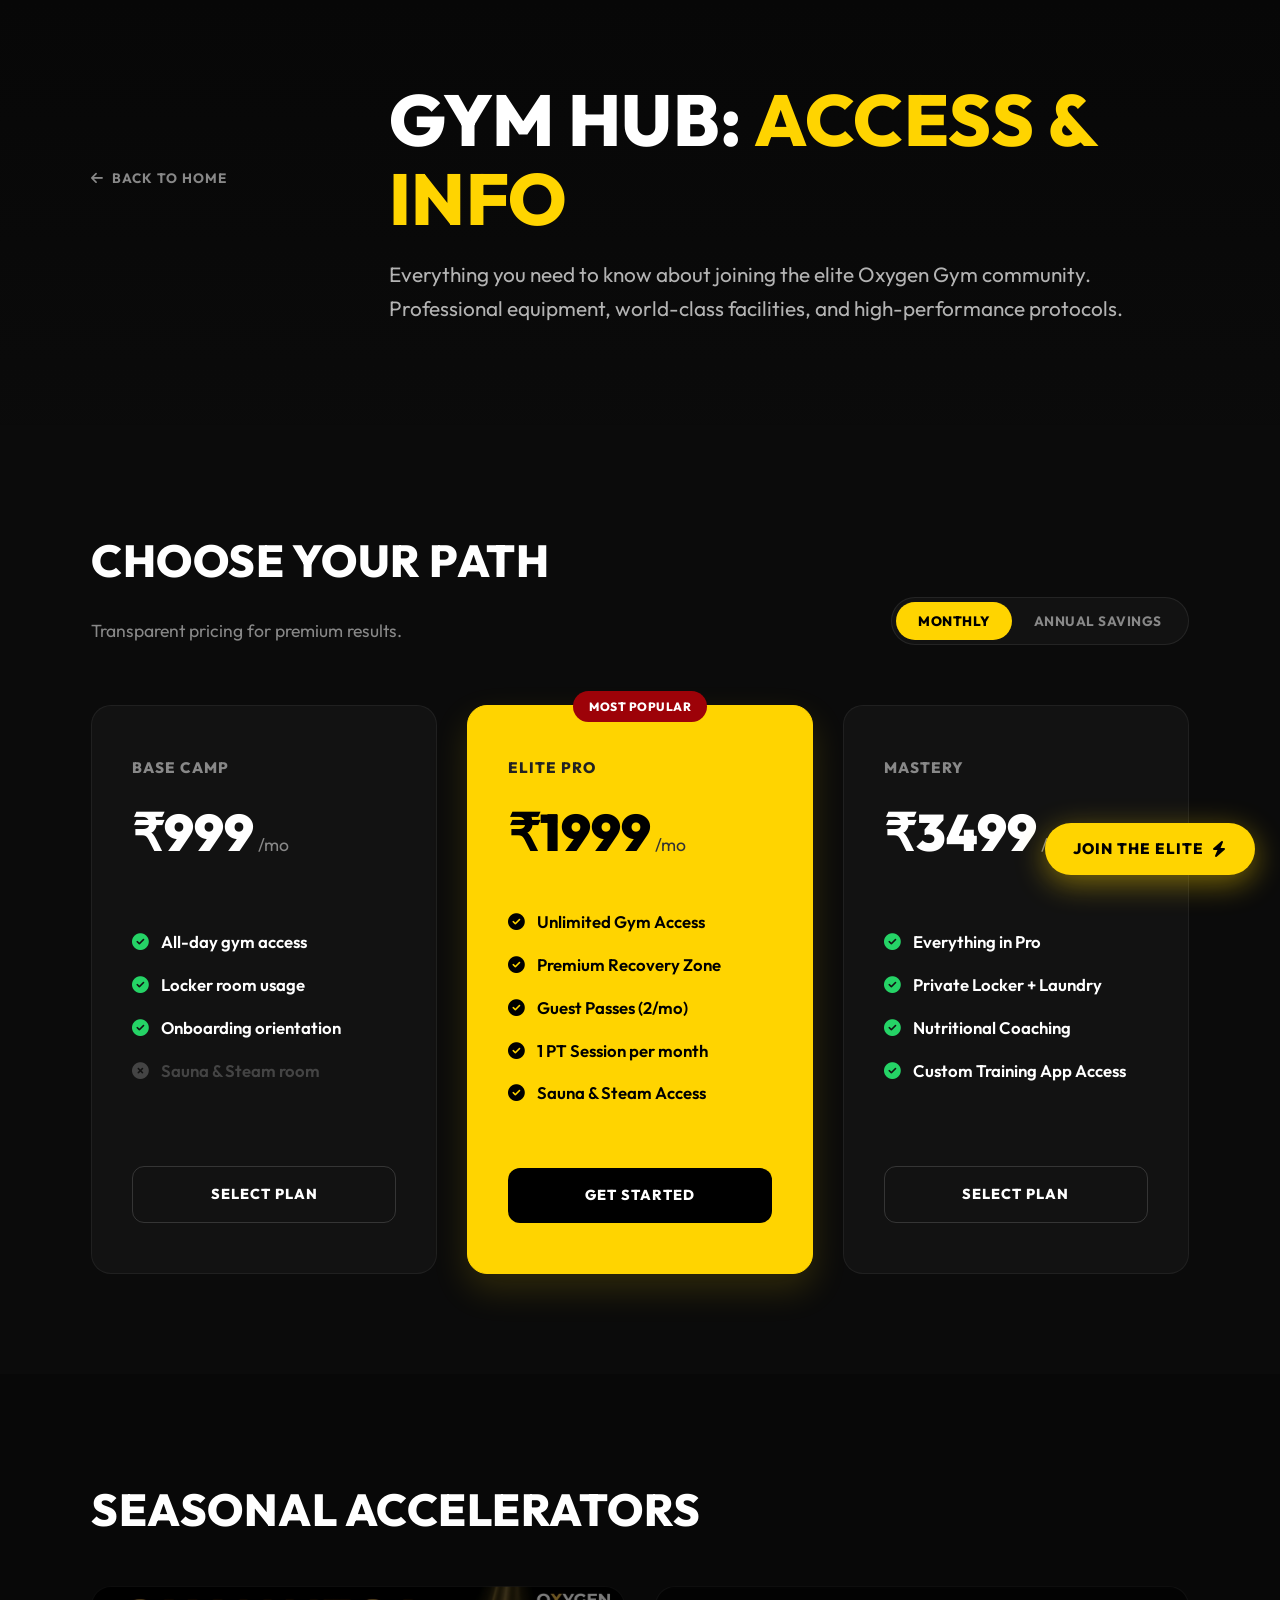
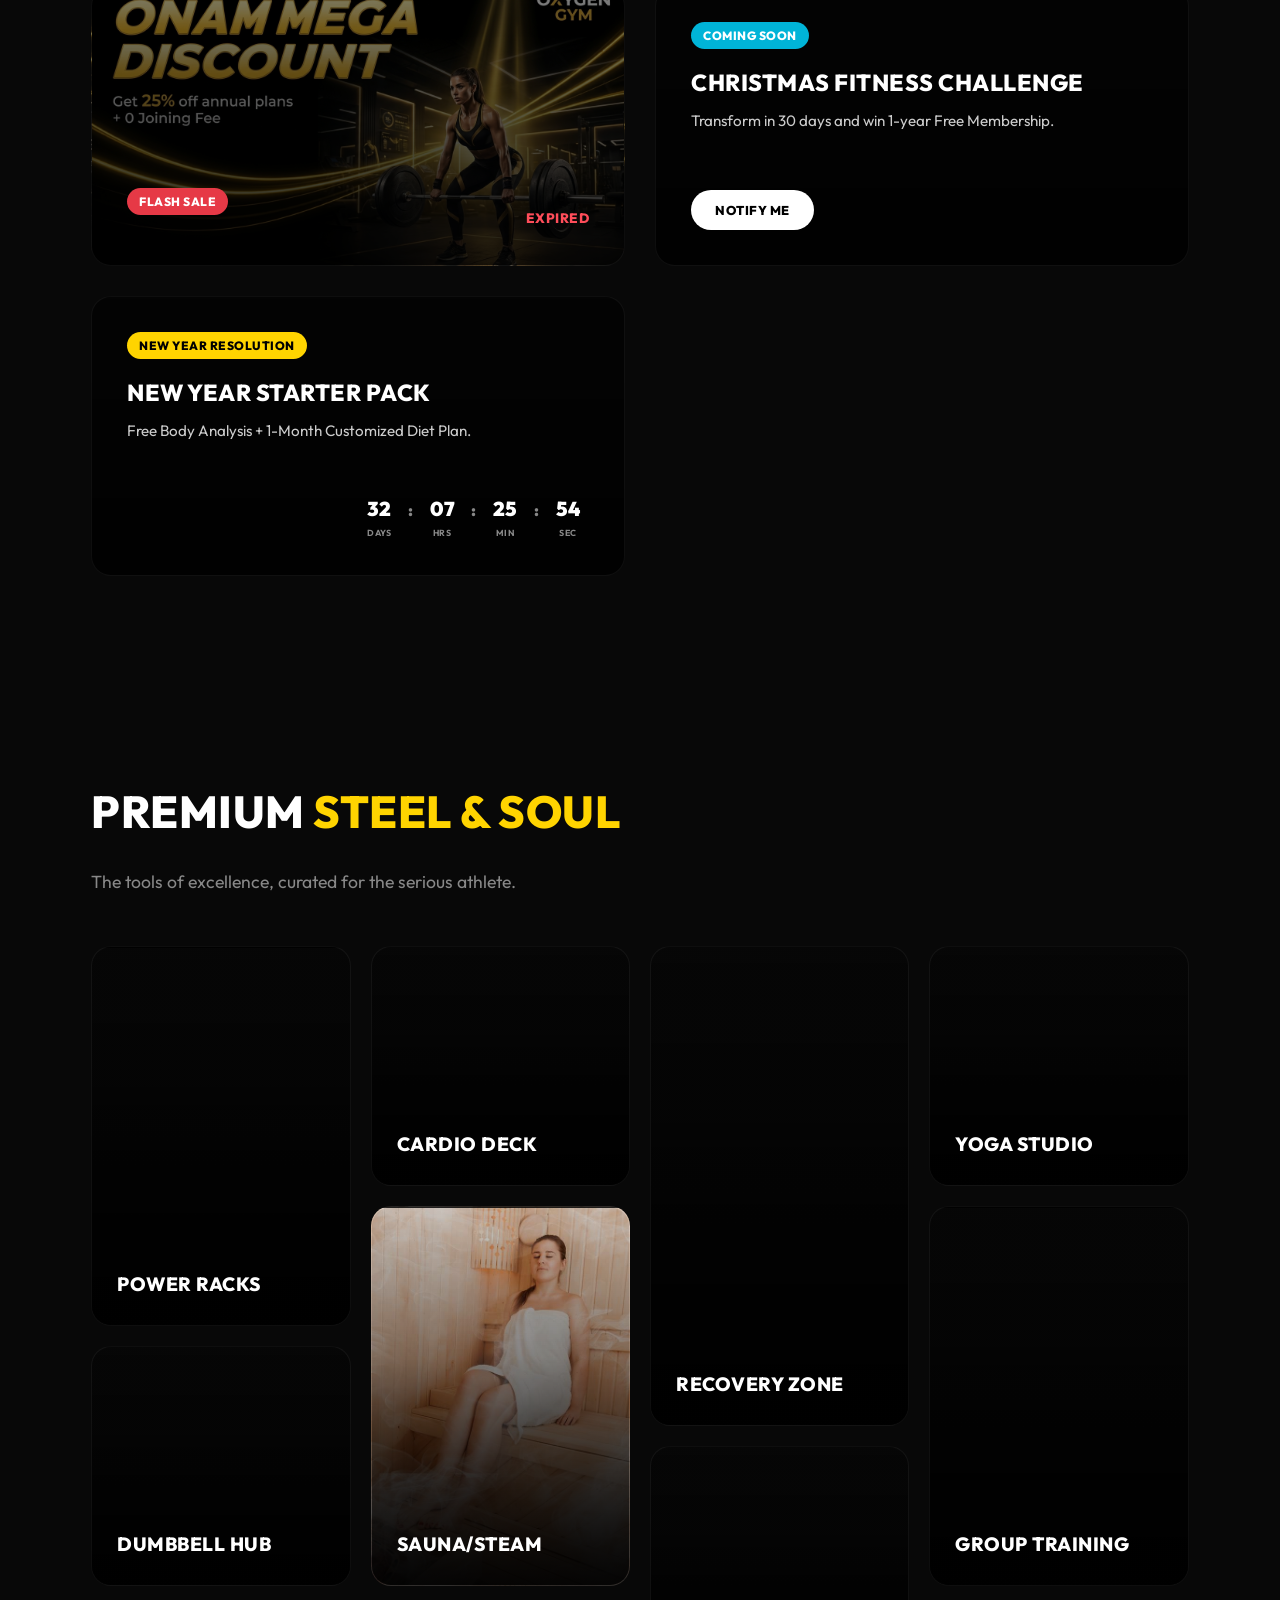
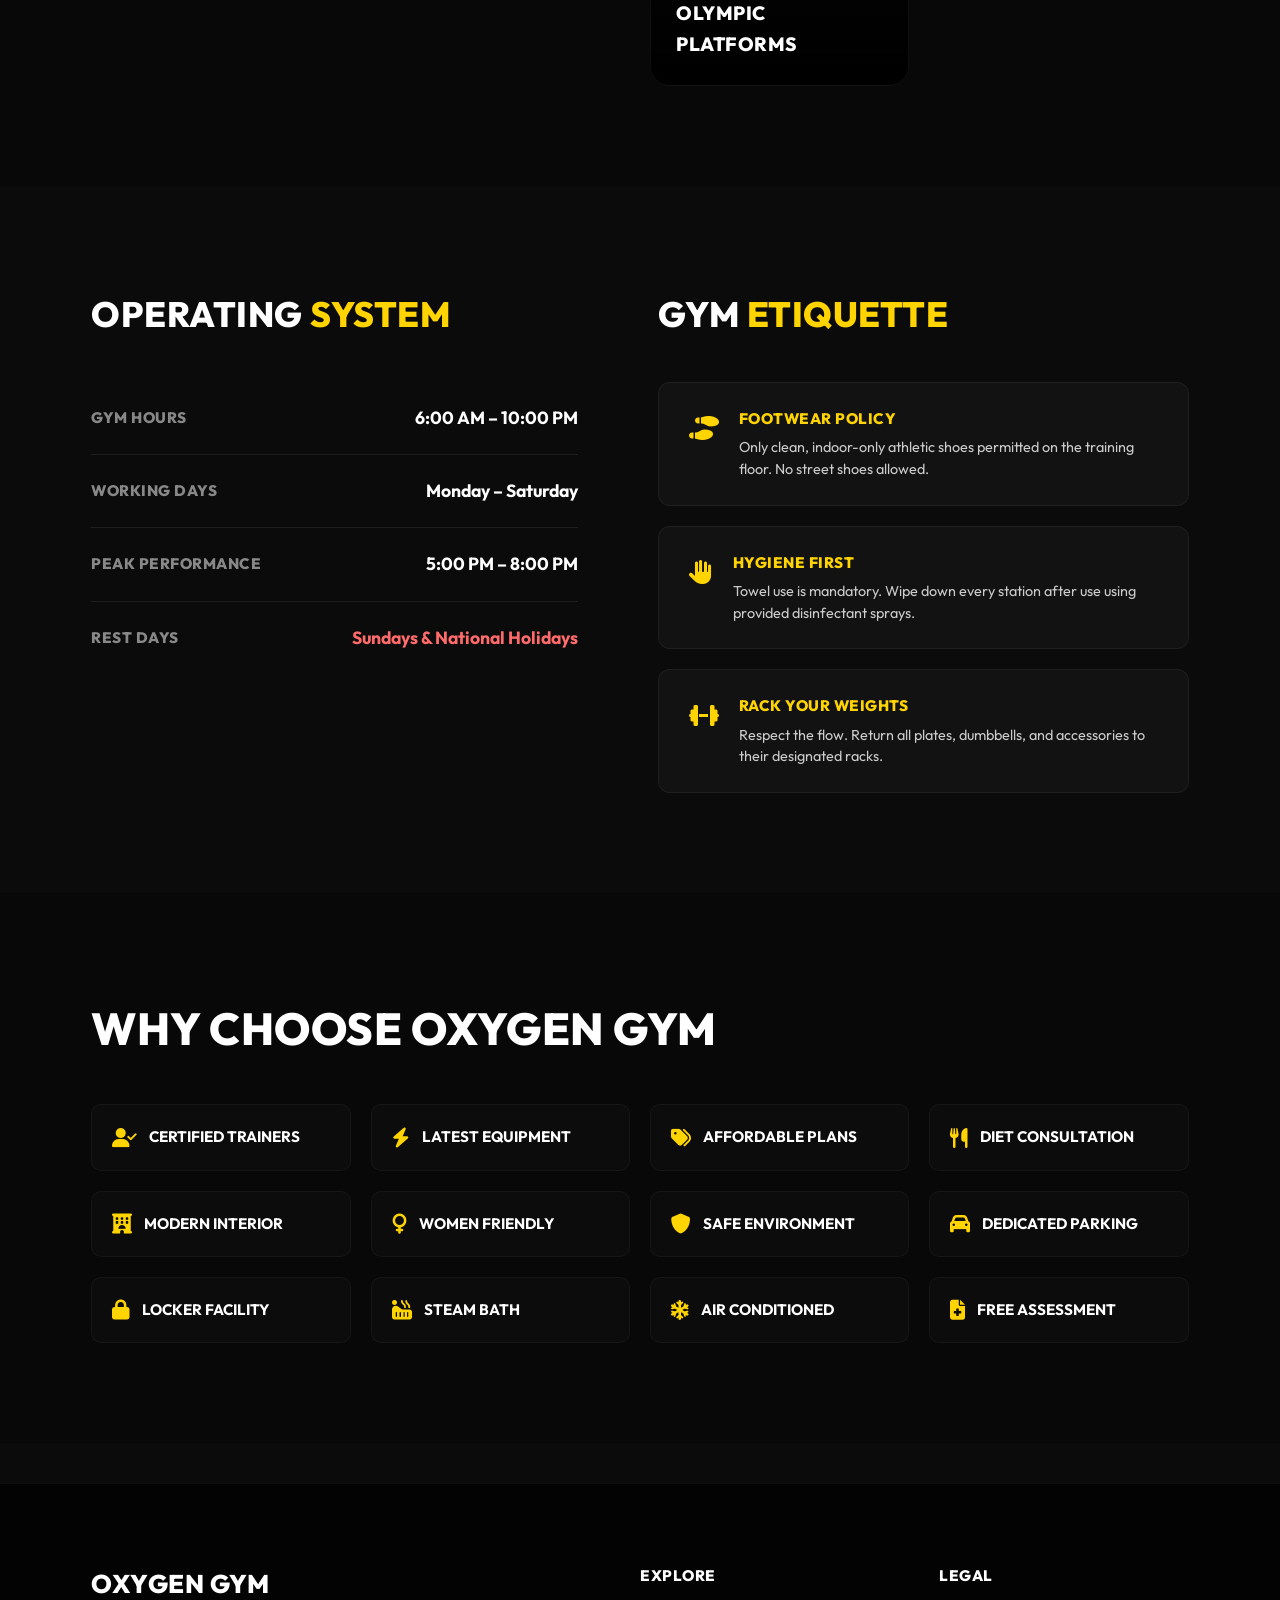
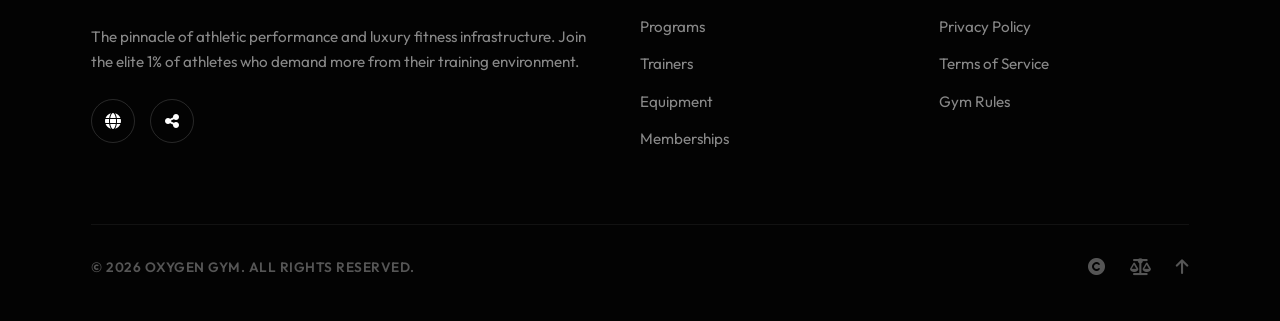
<file: gym-hub.html>
<!DOCTYPE html>
<html lang="en">
<head>
  <meta charset="UTF-8">
  <meta name="viewport" content="width=device-width, initial-scale=1.0">
  <title>Gym Hub - Oxygen Gym | Access & Info</title>
  <link rel="stylesheet" href="style.css">
  <link rel="stylesheet" href="gym-hub.css">
  <link href="https://fonts.googleapis.com/css2?family=Outfit:wght@300;400;600;700;800;900&family=Montserrat:wght@400;600;700;800&display=swap" rel="stylesheet">
  <link rel="stylesheet" href="https://cdnjs.cloudflare.com/ajax/libs/font-awesome/6.7.2/css/all.min.css">
</head>
<body class="sub-page gym-hub-body">

  <!-- FLOATING PREMIUM CTA BUTTON -->
  <a href="#choose-path" class="floating-cta-btn">JOIN THE ELITE <i class="fa-solid fa-bolt"></i></a>

  <!-- HERO SECTION -->
  <header class="hub-hero-section">
    <div class="container">
      <div class="hub-nav-header">
        <a href="index.html" class="back-home-link"><i class="fa-solid fa-arrow-left"></i> BACK TO HOME</a>
      </div>
      <div class="hero-brand-title">
        <h1>GYM HUB: <span class="yellow-highlight">ACCESS & INFO</span></h1>
        <p class="hero-brand-subtitle">Everything you need to know about joining the elite Oxygen Gym community. Professional equipment, world-class facilities, and high-performance protocols.</p>
      </div>
    </div>
  </header>

  <!-- CHOOSE YOUR PATH (MEMBERSHIPS) -->
  <section class="hub-section" id="choose-path">
    <div class="container">
      <div class="section-header-row">
        <div class="section-title-group">
          <h2 class="section-main-title">CHOOSE YOUR PATH</h2>
          <p class="section-sub-title">Transparent pricing for premium results.</p>
        </div>
        <div class="pricing-toggle-box">
          <button class="pricing-toggle-btn active" id="monthly-toggle-btn">MONTHLY</button>
          <button class="pricing-toggle-btn" id="yearly-toggle-btn">ANNUAL SAVINGS</button>
        </div>
      </div>

      <div class="plans-grid">
        <!-- Starter Plan (Base Camp) -->
        <div class="path-card">
          <div class="path-header">
            <span class="path-name">BASE CAMP</span>
            <div class="path-price-box" id="starter-price-container">
              <span class="path-price">₹999</span>
              <span class="path-period">/mo</span>
            </div>
          </div>
          <ul class="path-features">
            <li><i class="fa-solid fa-circle-check yes-icon"></i> All-day gym access</li>
            <li><i class="fa-solid fa-circle-check yes-icon"></i> Locker room usage</li>
            <li><i class="fa-solid fa-circle-check yes-icon"></i> Onboarding orientation</li>
            <li class="disabled-feat"><i class="fa-solid fa-circle-xmark no-icon"></i> Sauna & Steam room</li>
          </ul>
          <div class="path-footer">
            <a href="#" class="path-btn-outline">SELECT PLAN</a>
          </div>
        </div>

        <!-- Premium Plan (Elite Pro) - Highlighted Card -->
        <div class="path-card featured">
          <div class="popular-tag">MOST POPULAR</div>
          <div class="path-header">
            <span class="path-name">ELITE PRO</span>
            <div class="path-price-box" id="premium-price-container">
              <span class="path-price">₹1999</span>
              <span class="path-period">/mo</span>
            </div>
          </div>
          <ul class="path-features">
            <li><i class="fa-solid fa-circle-check yes-icon"></i> Unlimited Gym Access</li>
            <li><i class="fa-solid fa-circle-check yes-icon"></i> Premium Recovery Zone</li>
            <li><i class="fa-solid fa-circle-check yes-icon"></i> Guest Passes (2/mo)</li>
            <li><i class="fa-solid fa-circle-check yes-icon"></i> 1 PT Session per month</li>
            <li><i class="fa-solid fa-circle-check yes-icon"></i> Sauna & Steam Access</li>
          </ul>
          <div class="path-footer">
            <a href="#" class="path-btn-solid">GET STARTED</a>
          </div>
        </div>

        <!-- Elite Plan (Mastery) -->
        <div class="path-card">
          <div class="path-header">
            <span class="path-name">MASTERY</span>
            <div class="path-price-box" id="elite-price-container">
              <span class="path-price">₹3499</span>
              <span class="path-period">/mo</span>
            </div>
          </div>
          <ul class="path-features">
            <li><i class="fa-solid fa-circle-check yes-icon"></i> Everything in Pro</li>
            <li><i class="fa-solid fa-circle-check yes-icon"></i> Private Locker + Laundry</li>
            <li><i class="fa-solid fa-circle-check yes-icon"></i> Nutritional Coaching</li>
            <li><i class="fa-solid fa-circle-check yes-icon"></i> Custom Training App Access</li>
          </ul>
          <div class="path-footer">
            <a href="#" class="path-btn-outline">SELECT PLAN</a>
          </div>
        </div>
      </div>
    </div>
  </section>

  <!-- SEASONAL ACCELERATORS (SEASONAL OFFERS) -->
  <section class="hub-section dark-section" id="accelerators">
    <div class="container">
      <h2 class="section-main-title">SEASONAL ACCELERATORS</h2>
      
      <div class="accelerators-grid">
        <!-- Onam Offer -->
        <div class="accelerator-card" style="background-image: linear-gradient(rgba(0,0,0,0.5), rgba(0,0,0,0.85)), url('assest/image/onam.png');"> 
          <div class="acc-top">
          </div>
          <div class="acc-bottom">
            <span class="acc-badge sale">FLASH SALE</span>
            <div class="acc-timer" data-date="2026-09-15T23:59:59">
              <div class="time-box"><span class="days">00</span><p>DAYS</p></div>
              <span class="sep">:</span>
              <div class="time-box"><span class="hours">00</span><p>HRS</p></div>
              <span class="sep">:</span>
              <div class="time-box"><span class="minutes">00</span><p>MIN</p></div>
              <span class="sep">:</span>
              <div class="time-box"><span class="seconds">00</span><p>SEC</p></div>
            </div>
          </div>
        </div>

        <!-- Christmas Offer -->
        <div class="accelerator-card" style="background-image: linear-gradient(rgba(0,0,0,0.5), rgba(0,0,0,0.85)), url('https://images.unsplash.com/photo-1517838277536-f5f99be501cd?q=80&w=600');">
          <div class="acc-top">
            <span class="acc-badge upcoming">COMING SOON</span>
            <h3>CHRISTMAS FITNESS CHALLENGE</h3>
            <p class="acc-desc">Transform in 30 days and win 1-year Free Membership.</p>
          </div>
          <div class="acc-bottom">
            <a href="#" class="notify-btn">NOTIFY ME</a>
          </div>
        </div>

        <!-- New Year Offer -->
        <div class="accelerator-card" style="background-image: linear-gradient(rgba(0,0,0,0.5), rgba(0,0,0,0.85)), url('https://images.unsplash.com/photo-1498837167922-ddd27525d352?q=80&w=600');">
          <div class="acc-top">
            <span class="acc-badge special">NEW YEAR RESOLUTION</span>
            <h3>NEW YEAR STARTER PACK</h3>
            <p class="acc-desc">Free Body Analysis + 1-Month Customized Diet Plan.</p>
          </div>
          <div class="acc-bottom">
            <div class="acc-timer" data-date="2027-01-05T23:59:59">
              <div class="time-box"><span class="days">00</span><p>DAYS</p></div>
              <span class="sep">:</span>
              <div class="time-box"><span class="hours">00</span><p>HRS</p></div>
              <span class="sep">:</span>
              <div class="time-box"><span class="minutes">00</span><p>MIN</p></div>
              <span class="sep">:</span>
              <div class="time-box"><span class="seconds">00</span><p>SEC</p></div>
            </div>
          </div>
        </div>
      </div>
    </div>
  </section>

  <!-- PREMIUM STEEL & SOUL (GALLERY & EQUIPMENT) -->
  <section class="hub-section dark-section" id="steel-soul">
    <div class="container">
      <h2 class="section-main-title">PREMIUM <span class="yellow-highlight">STEEL & SOUL</span></h2>
      <p class="hub-desc">The tools of excellence, curated for the serious athlete.</p>

      <div class="masonry-grid">
        <!-- Column 1 -->
        <div class="masonry-col">
          <div class="bento-card tall" style="background-image: linear-gradient(rgba(0,0,0,0.1), rgba(0,0,0,0.85)), url('https://images.unsplash.com/photo-1583454110551-21f2fa2afe61?q=80&w=600');">
            <div class="bento-card-content">
              <h4>POWER RACKS</h4>
            </div>
          </div>
          <div class="bento-card" style="background-image: linear-gradient(rgba(0,0,0,0.1), rgba(0,0,0,0.85)), url('https://images.unsplash.com/photo-1638536532686-d610adfc8e5c?q=80&w=600');">
            <div class="bento-card-content">
              <h4>DUMBBELL HUB</h4>
            </div>
          </div>
        </div>

        <!-- Column 2 -->
        <div class="masonry-col">
          <div class="bento-card" style="background-image: linear-gradient(rgba(0,0,0,0.1), rgba(0,0,0,0.85)), url('https://images.unsplash.com/photo-1571019613454-1cb2f99b2d8b?q=80&w=600');">
            <div class="bento-card-content">
              <h4>CARDIO DECK</h4>
            </div>
          </div>
          <div class="bento-card tall" style="background-image: linear-gradient(rgba(0,0,0,0.1), rgba(0,0,0,0.85)), url('assest/image/stream.jpg');">
            <div class="bento-card-content">
              <h4>SAUNA/STEAM</h4>
            </div>
          </div>
        </div>

        <!-- Column 3 -->
        <div class="masonry-col">
          <div class="bento-card extra-tall" style="background-image: linear-gradient(rgba(0,0,0,0.1), rgba(0,0,0,0.85)), url('https://images.unsplash.com/photo-1540555700478-4be289fbecef?q=80&w=600');">
            <div class="bento-card-content">
              <h4>RECOVERY ZONE</h4>
            </div>
          </div>
          <div class="bento-card" style="background-image: linear-gradient(rgba(0,0,0,0.1), rgba(0,0,0,0.85)), url('https://images.unsplash.com/photo-1517838277536-f5f99be501cd?q=80&w=600');">
            <div class="bento-card-content">
              <h4>OLYMPIC PLATFORMS</h4>
            </div>
          </div>
        </div>

        <!-- Column 4 -->
        <div class="masonry-col">
          <div class="bento-card" style="background-image: linear-gradient(rgba(0,0,0,0.1), rgba(0,0,0,0.85)), url('https://images.unsplash.com/photo-1506126613408-eca07ce68773?q=80&w=600');">
            <div class="bento-card-content">
              <h4>YOGA STUDIO</h4>
            </div>
          </div>
          <div class="bento-card tall" style="background-image: linear-gradient(rgba(0,0,0,0.1), rgba(0,0,0,0.85)), url('https://images.unsplash.com/photo-1517838277536-f5f99be501cd?q=80&w=600');">
            <div class="bento-card-content">
              <h4>GROUP TRAINING</h4>
            </div>
          </div>
        </div>
      </div>
    </div>
  </section>

  <!-- OPERATING SYSTEM & GYM ETIQUETTE -->
  <section class="hub-section" id="rules-timing">
    <div class="container">
      <div class="os-etiquette-grid">
        <!-- Operating System (Gym Timings) -->
        <div class="os-column">
          <h2 class="side-title">OPERATING <span class="yellow-highlight">SYSTEM</span></h2>
          <div class="os-table">
            <div class="os-row">
              <span class="os-label">GYM HOURS</span>
              <span class="os-val">6:00 AM – 10:00 PM</span>
            </div>
            <div class="os-row">
              <span class="os-label">WORKING DAYS</span>
              <span class="os-val">Monday – Saturday</span>
            </div>
            <div class="os-row">
              <span class="os-label">PEAK PERFORMANCE</span>
              <span class="os-val">5:00 PM – 8:00 PM</span>
            </div>
            <div class="os-row">
              <span class="os-label">REST DAYS</span>
              <span class="os-val rest-days-val">Sundays & National Holidays</span>
            </div>
          </div>
        </div>

        <!-- Gym Etiquette (Gym Rules) - EXACTLY 3 CARDS -->
        <div class="etiquette-column">
          <h2 class="side-title">GYM <span class="yellow-highlight">ETIQUETTE</span></h2>
          <div class="etiquette-list">
            <!-- Rule 1 -->
            <div class="etiquette-card">
              <div class="etiquette-icon"><i class="fa-solid fa-shoe-prints"></i></div>
              <div class="etiquette-text">
                <h4>FOOTWEAR POLICY</h4>
                <p>Only clean, indoor-only athletic shoes permitted on the training floor. No street shoes allowed.</p>
              </div>
            </div>
            <!-- Rule 2 -->
            <div class="etiquette-card">
              <div class="etiquette-icon"><i class="fa-solid fa-hand"></i></div>
              <div class="etiquette-text">
                <h4>HYGIENE FIRST</h4>
                <p>Towel use is mandatory. Wipe down every station after use using provided disinfectant sprays.</p>
              </div>
            </div>
            <!-- Rule 3 -->
            <div class="etiquette-card">
              <div class="etiquette-icon"><i class="fa-solid fa-dumbbell"></i></div>
              <div class="etiquette-text">
                <h4>RACK YOUR WEIGHTS</h4>
                <p>Respect the flow. Return all plates, dumbbells, and accessories to their designated racks.</p>
              </div>
            </div>
          </div>
        </div>
      </div>
    </div>
  </section>

  <!-- WHY CHOOSE US -->
  <section class="hub-section dark-section" id="benefits">
    <div class="container">
      <h2 class="section-main-title">WHY CHOOSE OXYGEN GYM</h2>
      <div class="benefits-flex-grid">
        <div class="benefit-tag-item"><i class="fa-solid fa-user-check"></i> Certified Trainers</div>
        <div class="benefit-tag-item"><i class="fa-solid fa-bolt"></i> Latest Equipment</div>
        <div class="benefit-tag-item"><i class="fa-solid fa-tags"></i> Affordable Plans</div>
        <div class="benefit-tag-item"><i class="fa-solid fa-utensils"></i> Diet Consultation</div>
        <div class="benefit-tag-item"><i class="fa-solid fa-hotel"></i> Modern Interior</div>
        <div class="benefit-tag-item"><i class="fa-solid fa-venus"></i> Women Friendly</div>
        <div class="benefit-tag-item"><i class="fa-solid fa-shield"></i> Safe Environment</div>
        <div class="benefit-tag-item"><i class="fa-solid fa-car"></i> Dedicated Parking</div>
        <div class="benefit-tag-item"><i class="fa-solid fa-lock"></i> Locker Facility</div>
        <div class="benefit-tag-item"><i class="fa-solid fa-hot-tub-person"></i> Steam Bath</div>
        <div class="benefit-tag-item"><i class="fa-solid fa-snowflake"></i> Air Conditioned</div>
        <div class="benefit-tag-item"><i class="fa-solid fa-file-medical"></i> Free Assessment</div>
      </div>
    </div>
  </section>

  <!-- FOOTER -->
  <footer class="hub-premium-footer">
    <div class="container">
      <div class="footer-cols">
        <div class="brand-col">
          <h3>OXYGEN GYM</h3>
          <p>The pinnacle of athletic performance and luxury fitness infrastructure. Join the elite 1% of athletes who demand more from their training environment.</p>
          <div class="brand-social-icons">
            <a href="#" aria-label="Website"><i class="fa-solid fa-globe"></i></a>
            <a href="#" aria-label="Share"><i class="fa-solid fa-share-nodes"></i></a>
          </div>
        </div>

        <div class="links-col">
          <h4>EXPLORE</h4>
          <ul>
            <li><a href="strength.html">Programs</a></li>
            <li><a href="index.html#trainers">Trainers</a></li>
            <li><a href="#steel-soul">Equipment</a></li>
            <li><a href="#choose-path">Memberships</a></li>
          </ul>
        </div>

        <div class="links-col">
          <h4>LEGAL</h4>
          <ul>
            <li><a href="#">Privacy Policy</a></li>
            <li><a href="#">Terms of Service</a></li>
            <li><a href="#rules-timing">Gym Rules</a></li>
          </ul>
        </div>
      </div>

      <div class="footer-meta-bottom">
        <span class="copyright-txt">© 2026 OXYGEN GYM. ALL RIGHTS RESERVED.</span>
        <div class="footer-meta-icons">
          <i class="fa-solid fa-copyright"></i>
          <i class="fa-solid fa-scale-balanced"></i>
          <a href="#" class="scroll-top-arrow"><i class="fa-solid fa-arrow-up"></i></a>
        </div>
      </div>
    </div>
  </footer>

  <script src="gym-hub.js"></script>
</body>
</html>
</file>
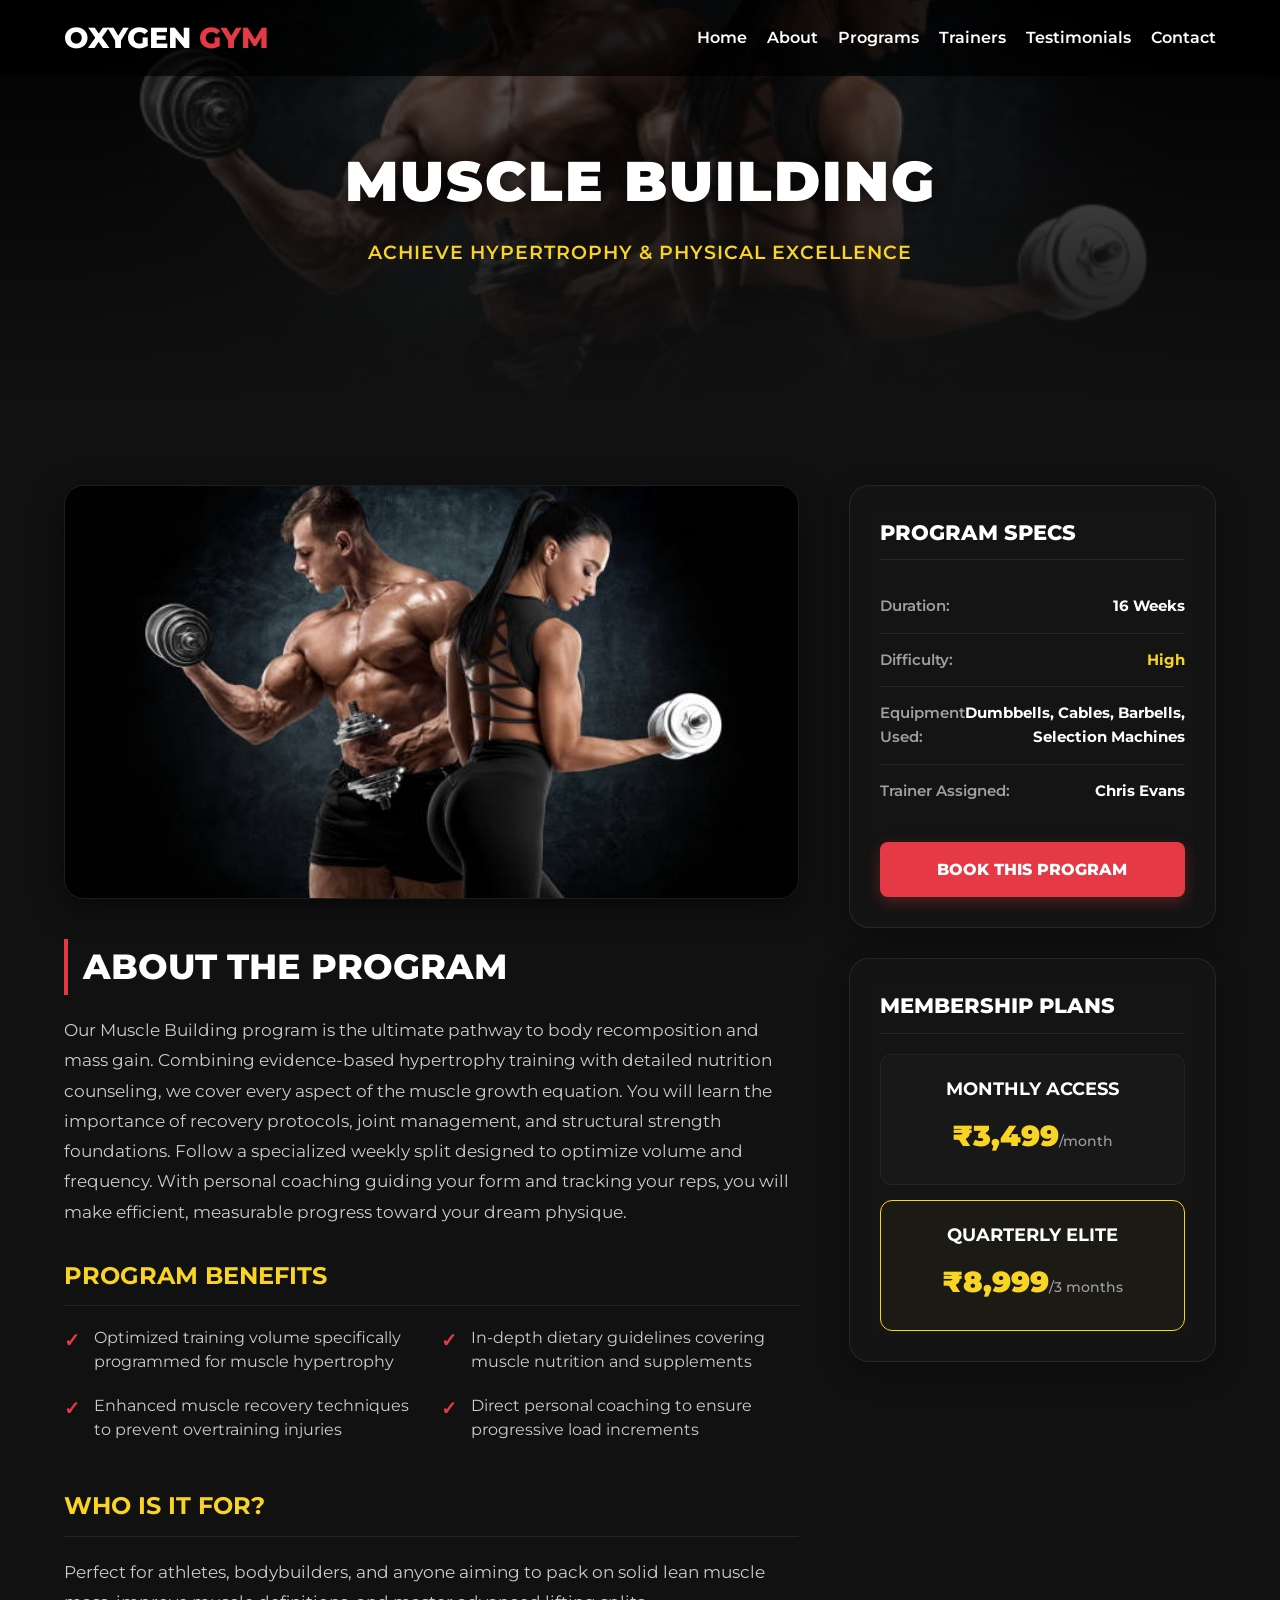
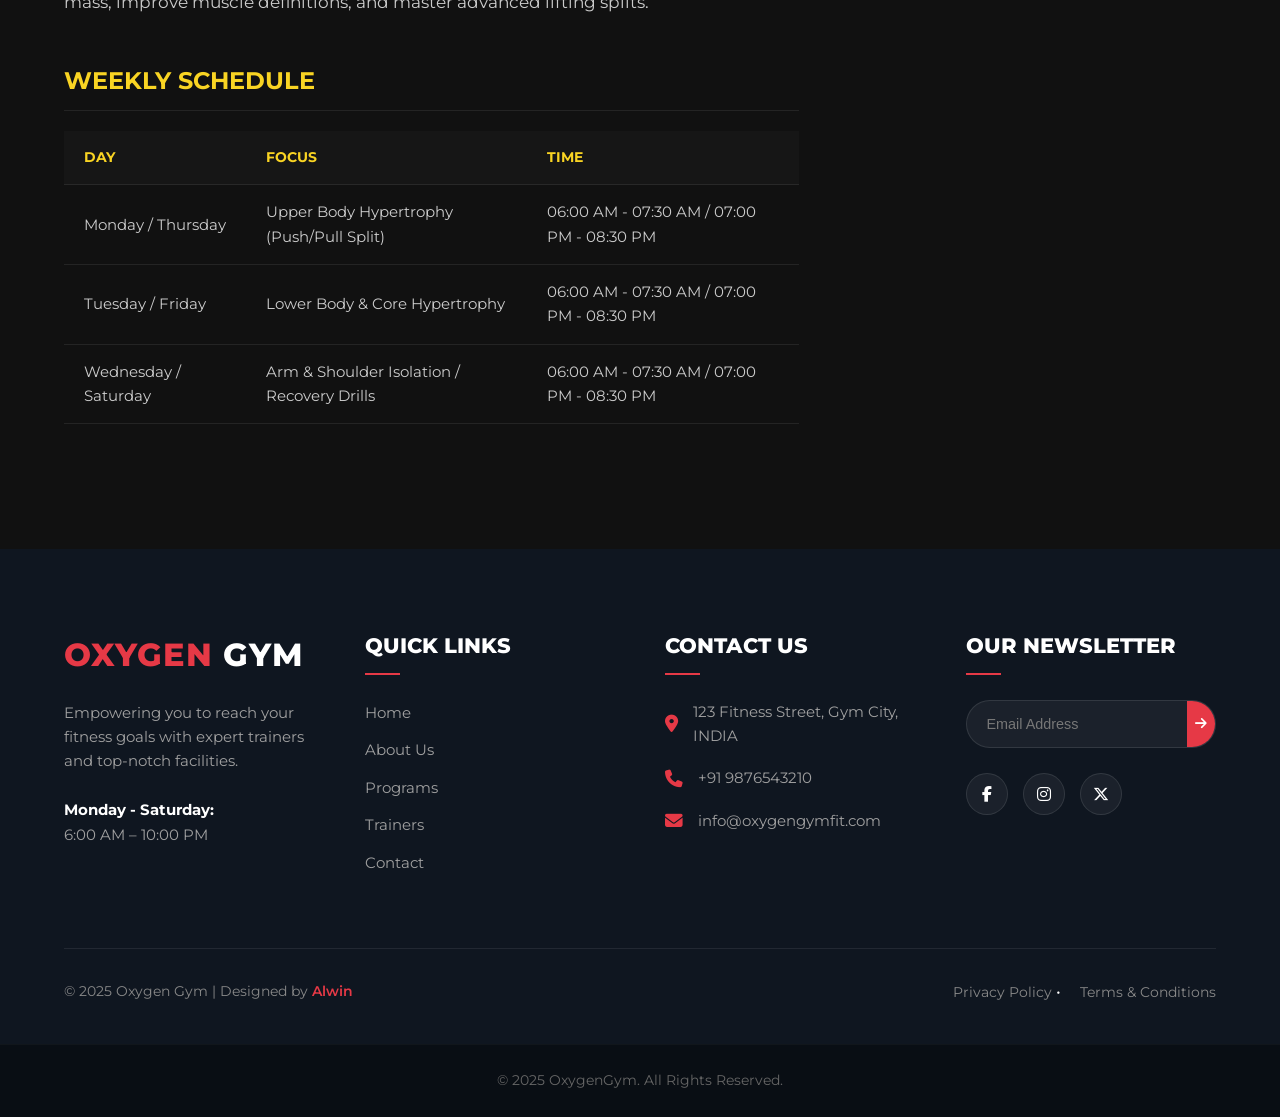
<file: muscle-building.html>
<!DOCTYPE html>
<html lang="en">
<head>
  <meta charset="UTF-8">
  <meta name="viewport" content="width=device-width, initial-scale=1.0">
  <title>Muscle Building - Oxygen Gym</title>

  <link rel="stylesheet" href="style.css">
  <link rel="shortcut icon" href="images/favicon.png" type="image/png">

  <link href="https://fonts.googleapis.com/css2?family=Montserrat:wght@400;600;800&display=swap" rel="stylesheet">
  <link rel="stylesheet" href="https://cdnjs.cloudflare.com/ajax/libs/font-awesome/6.7.2/css/all.min.css">
  <script src="script.js" defer></script>
</head>

<body class="sub-page">

  <!-- HEADER -->
  <header id="header">
    <div class="container">
      <div class="logo">OXYGEN<span> GYM</span></div>

      <nav id="nav-menu">
        <ul>
          <li><a href="index.html#home">Home</a></li>
          <li><a href="index.html#about">About</a></li>
          <li><a href="index.html#programs">Programs</a></li>
          <li><a href="index.html#trainers">Trainers</a></li>
          <li><a href="index.html#testimonials">Testimonials</a></li>
          <li><a href="index.html#contact">Contact</a></li>
        </ul>
      </nav>

      <div class="menu-toggle" id="menu-toggle">&#9776;</div>
    </div>
  </header>

  <!-- HERO SECTION -->
  <section class="detail-hero" style="background-image: url('assest/image/musclebuilding.jpg');">
    <div class="detail-hero-content">
      <h1>Muscle Building</h1>
      <p>Achieve Hypertrophy &amp; Physical Excellence</p>
    </div>
  </section>

  <!-- DETAILS CONTENT -->
  <section class="detail-section">
    <div class="detail-layout">
      <div class="detail-main-content">
        <div class="detail-image-wrapper">
          <img src="assest/image/musclebuilding.jpg" alt="Muscle Building">
        </div>
        
        <h3 class="detail-title">About the Program</h3>
        <p class="detail-desc">
          Our Muscle Building program is the ultimate pathway to body recomposition and mass gain. Combining evidence-based hypertrophy training with detailed nutrition counseling, we cover every aspect of the muscle growth equation. You will learn the importance of recovery protocols, joint management, and structural strength foundations. Follow a specialized weekly split designed to optimize volume and frequency. With personal coaching guiding your form and tracking your reps, you will make efficient, measurable progress toward your dream physique.
        </p>

        <div class="detail-block">
          <h4>Program Benefits</h4>
          <ul class="benefits-list">
            <li>Optimized training volume specifically programmed for muscle hypertrophy</li>
            <li>In-depth dietary guidelines covering muscle nutrition and supplements</li>
            <li>Enhanced muscle recovery techniques to prevent overtraining injuries</li>
            <li>Direct personal coaching to ensure progressive load increments</li>
          </ul>
        </div>

        <div class="detail-block">
          <h4>Who is it for?</h4>
          <p class="detail-desc">
            Perfect for athletes, bodybuilders, and anyone aiming to pack on solid lean muscle mass, improve muscle definitions, and master advanced lifting splits.
          </p>
        </div>

        <div class="detail-block">
          <h4>Weekly Schedule</h4>
          <table class="schedule-table">
            <thead>
              <tr>
                <th>Day</th>
                <th>Focus</th>
                <th>Time</th>
              </tr>
            </thead>
            <tbody>
              <tr>
                <td>Monday / Thursday</td>
                <td>Upper Body Hypertrophy (Push/Pull Split)</td>
                <td>06:00 AM - 07:30 AM / 07:00 PM - 08:30 PM</td>
              </tr>
              <tr>
                <td>Tuesday / Friday</td>
                <td>Lower Body &amp; Core Hypertrophy</td>
                <td>06:00 AM - 07:30 AM / 07:00 PM - 08:30 PM</td>
              </tr>
              <tr>
                <td>Wednesday / Saturday</td>
                <td>Arm &amp; Shoulder Isolation / Recovery Drills</td>
                <td>06:00 AM - 07:30 AM / 07:00 PM - 08:30 PM</td>
              </tr>
            </tbody>
          </table>
        </div>
      </div>

      <div class="detail-sidebar">
        <div class="sidebar-card">
          <h4>Program Specs</h4>
          <ul class="spec-list">
            <li class="spec-item">
              <span class="spec-label">Duration:</span>
              <span class="spec-val">16 Weeks</span>
            </li>
            <li class="spec-item">
              <span class="spec-label">Difficulty:</span>
              <span class="spec-val accent">High</span>
            </li>
            <li class="spec-item">
              <span class="spec-label">Equipment Used:</span>
              <span class="spec-val">Dumbbells, Cables, Barbells, Selection Machines</span>
            </li>
            <li class="spec-item">
              <span class="spec-label">Trainer Assigned:</span>
              <span class="spec-val">Chris Evans</span>
            </li>
          </ul>
          <a href="book-session.html" class="sidebar-btn">Book This Program</a>
        </div>

        <div class="sidebar-card">
          <h4>Membership Plans</h4>
          <div class="plans-list">
            <div class="plan-card">
              <p class="plan-name">Monthly Access</p>
              <p class="plan-price">₹3,499<span>/month</span></p>
            </div>
            <div class="plan-card featured">
              <p class="plan-name">Quarterly Elite</p>
              <p class="plan-price">₹8,999<span>/3 months</span></p>
            </div>
          </div>
        </div>
      </div>
    </div>
  </section>

  <!-- CONTACT / FOOTER -->
  <section id="contact" class="contact-section">
    <div class="contact-container">
      <div class="contact-column">
        <h2 class="brand-name"><span class="highlight">OXYGEN</span> GYM</h2>
        <p class="brand-desc">
          Empowering you to reach your fitness goals with expert trainers and top-notch facilities.
        </p>
        <div class="hours">
          <p><strong>Monday - Saturday:</strong><br>6:00 AM – 10:00 PM</p>
        </div>
      </div>

      <div class="contact-column">
        <h3>Quick Links</h3>
        <ul class="quick-links">
          <li><a href="index.html#home">Home</a></li>
          <li><a href="index.html#about">About Us</a></li>
          <li><a href="index.html#programs">Programs</a></li>
          <li><a href="index.html#trainers">Trainers</a></li>
          <li><a href="index.html#contact">Contact</a></li>
        </ul>
      </div>

      <div class="contact-column">
        <h3>Contact Us</h3>
        <p class="contact-info-item"><i class="fa-solid fa-location-dot"></i> 123 Fitness Street, Gym City, INDIA</p>
        <p class="contact-info-item"><i class="fa-solid fa-phone"></i> +91 9876543210</p>
        <p class="contact-info-item"><i class="fa-solid fa-envelope"></i> info@oxygengymfit.com</p>
      </div>

      <div class="contact-column">
        <h3>Our Newsletter</h3>
        <form class="newsletter-form">
          <input type="email" placeholder="Email Address" required>
          <button type="submit"><i class="fa-solid fa-arrow-right"></i></button>
        </form>
        <div class="footer-social-icons">
          <a href="#" aria-label="Facebook"><i class="fa-brands fa-facebook-f"></i></a>
          <a href="#" aria-label="Instagram"><i class="fa-brands fa-instagram"></i></a>
          <a href="#" aria-label="Twitter"><i class="fa-brands fa-x-twitter"></i></a>
        </div>
      </div>
    </div>

    <div class="footer-bottom">
      <p>© 2025 Oxygen Gym | Designed by <span>Alwin</span></p>
      <div class="policy">
        <a href="#">Privacy Policy</a> • 
        <a href="#">Terms & Conditions</a>
      </div>
    </div>
  </section>

  <!-- FOOTER -->
  <footer class="footer">
    <div class="container">
      <p>© 2025 OxygenGym. All Rights Reserved.</p>
    </div>
  </footer>

</body>
</html>
</file>
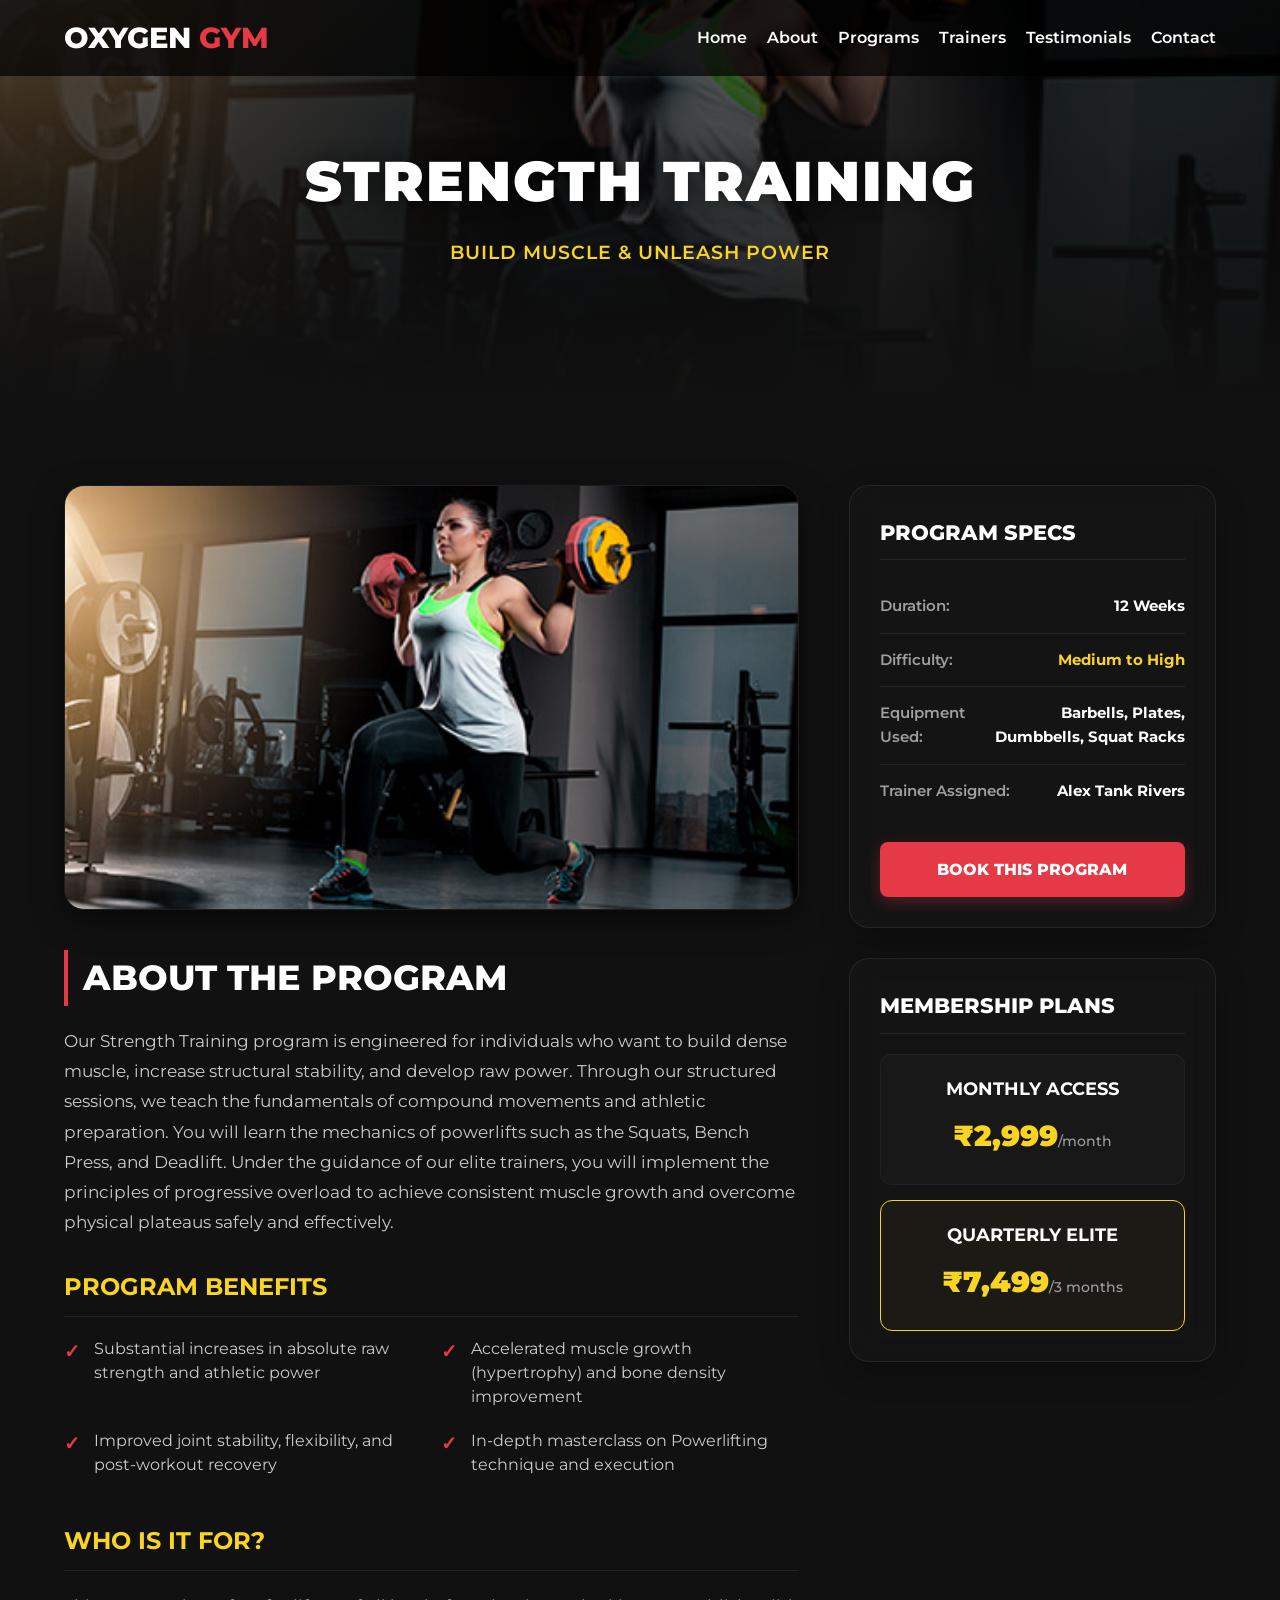
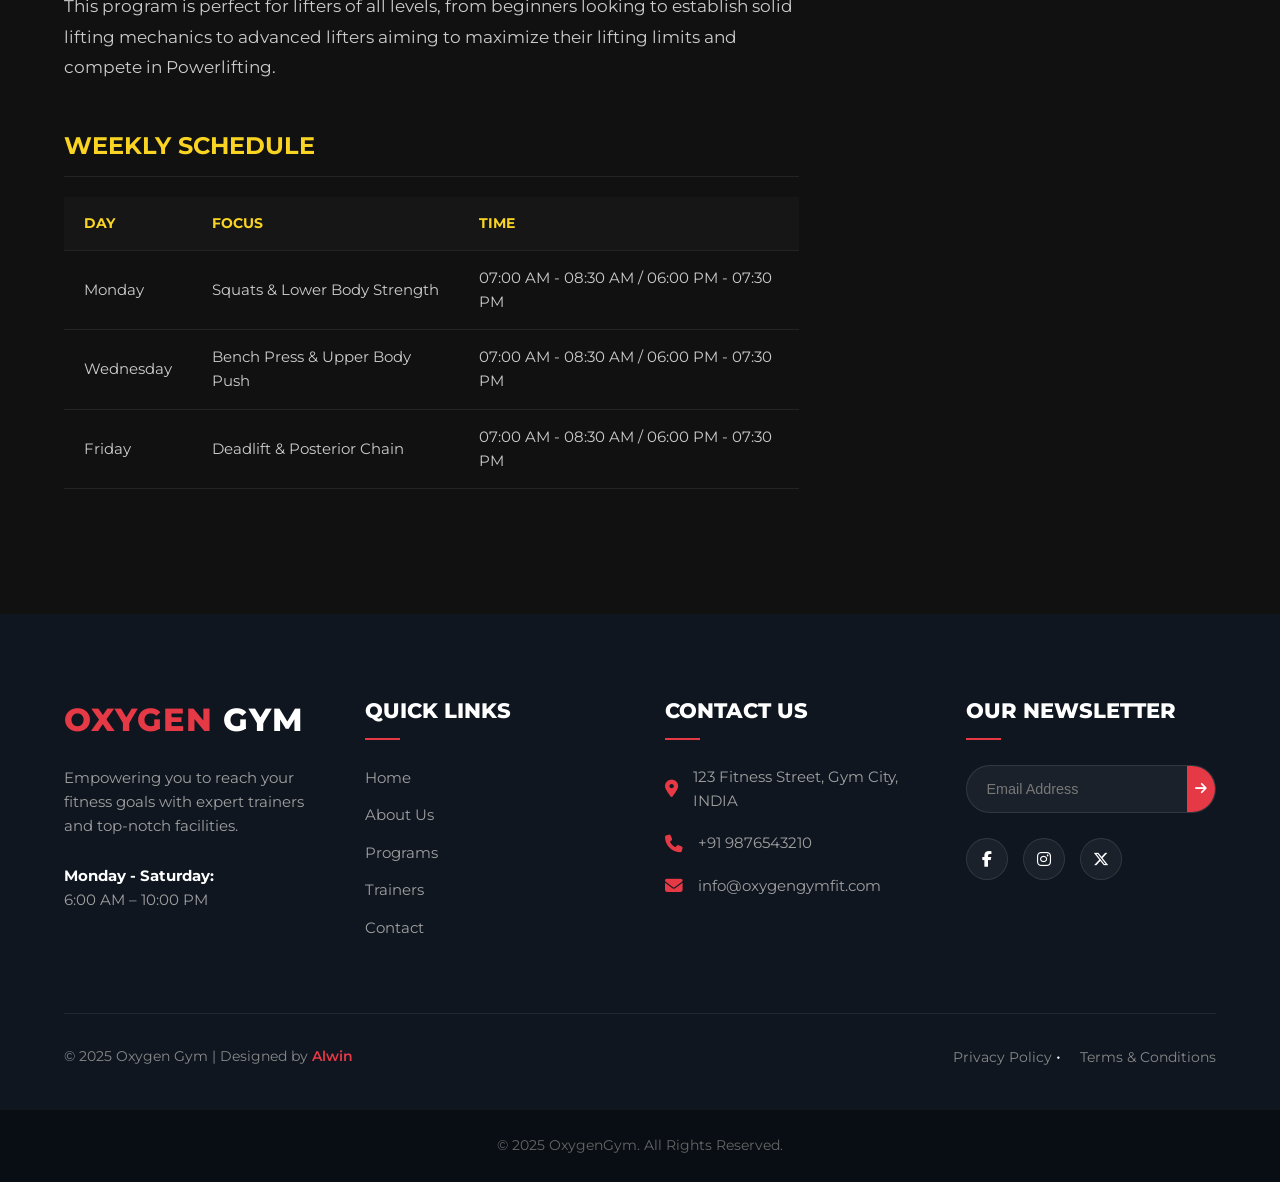
<file: strength.html>
<!DOCTYPE html>
<html lang="en">
<head>
  <meta charset="UTF-8">
  <meta name="viewport" content="width=device-width, initial-scale=1.0">
  <title>Strength Training - Oxygen Gym</title>

  <link rel="stylesheet" href="style.css">
  <link rel="shortcut icon" href="images/favicon.png" type="image/png">

  <link href="https://fonts.googleapis.com/css2?family=Montserrat:wght@400;600;800&display=swap" rel="stylesheet">
  <link rel="stylesheet" href="https://cdnjs.cloudflare.com/ajax/libs/font-awesome/6.7.2/css/all.min.css">
  <script src="script.js" defer></script>
</head>

<body class="sub-page">

  <!-- HEADER -->
  <header id="header">
    <div class="container">
      <div class="logo">OXYGEN<span> GYM</span></div>

      <nav id="nav-menu">
        <ul>
          <li><a href="index.html#home">Home</a></li>
          <li><a href="index.html#about">About</a></li>
          <li><a href="index.html#programs">Programs</a></li>
          <li><a href="index.html#trainers">Trainers</a></li>
          <li><a href="index.html#testimonials">Testimonials</a></li>
          <li><a href="index.html#contact">Contact</a></li>
        </ul>
      </nav>

      <div class="menu-toggle" id="menu-toggle">&#9776;</div>
    </div>
  </header>

  <!-- HERO SECTION -->
  <section class="detail-hero" style="background-image: url('assest/image/class-1.jpg');">
    <div class="detail-hero-content">
      <h1>Strength Training</h1>
      <p>Build Muscle &amp; Unleash Power</p>
    </div>
  </section>

  <!-- DETAILS CONTENT -->
  <section class="detail-section">
    <div class="detail-layout">
      <div class="detail-main-content">
        <div class="detail-image-wrapper">
          <img src="assest/image/class-1.jpg" alt="Strength Training">
        </div>
        
        <h3 class="detail-title">About the Program</h3>
        <p class="detail-desc">
          Our Strength Training program is engineered for individuals who want to build dense muscle, increase structural stability, and develop raw power. Through our structured sessions, we teach the fundamentals of compound movements and athletic preparation. You will learn the mechanics of powerlifts such as the Squats, Bench Press, and Deadlift. Under the guidance of our elite trainers, you will implement the principles of progressive overload to achieve consistent muscle growth and overcome physical plateaus safely and effectively.
        </p>

        <div class="detail-block">
          <h4>Program Benefits</h4>
          <ul class="benefits-list">
            <li>Substantial increases in absolute raw strength and athletic power</li>
            <li>Accelerated muscle growth (hypertrophy) and bone density improvement</li>
            <li>Improved joint stability, flexibility, and post-workout recovery</li>
            <li>In-depth masterclass on Powerlifting technique and execution</li>
          </ul>
        </div>

        <div class="detail-block">
          <h4>Who is it for?</h4>
          <p class="detail-desc">
            This program is perfect for lifters of all levels, from beginners looking to establish solid lifting mechanics to advanced lifters aiming to maximize their lifting limits and compete in Powerlifting.
          </p>
        </div>

        <div class="detail-block">
          <h4>Weekly Schedule</h4>
          <table class="schedule-table">
            <thead>
              <tr>
                <th>Day</th>
                <th>Focus</th>
                <th>Time</th>
              </tr>
            </thead>
            <tbody>
              <tr>
                <td>Monday</td>
                <td>Squats &amp; Lower Body Strength</td>
                <td>07:00 AM - 08:30 AM / 06:00 PM - 07:30 PM</td>
              </tr>
              <tr>
                <td>Wednesday</td>
                <td>Bench Press &amp; Upper Body Push</td>
                <td>07:00 AM - 08:30 AM / 06:00 PM - 07:30 PM</td>
              </tr>
              <tr>
                <td>Friday</td>
                <td>Deadlift &amp; Posterior Chain</td>
                <td>07:00 AM - 08:30 AM / 06:00 PM - 07:30 PM</td>
              </tr>
            </tbody>
          </table>
        </div>
      </div>

      <div class="detail-sidebar">
        <div class="sidebar-card">
          <h4>Program Specs</h4>
          <ul class="spec-list">
            <li class="spec-item">
              <span class="spec-label">Duration:</span>
              <span class="spec-val">12 Weeks</span>
            </li>
            <li class="spec-item">
              <span class="spec-label">Difficulty:</span>
              <span class="spec-val accent">Medium to High</span>
            </li>
            <li class="spec-item">
              <span class="spec-label">Equipment Used:</span>
              <span class="spec-val">Barbells, Plates, Dumbbells, Squat Racks</span>
            </li>
            <li class="spec-item">
              <span class="spec-label">Trainer Assigned:</span>
              <span class="spec-val">Alex Tank Rivers</span>
            </li>
          </ul>
          <a href="book-session.html" class="sidebar-btn">Book This Program</a>
        </div>

        <div class="sidebar-card">
          <h4>Membership Plans</h4>
          <div class="plans-list">
            <div class="plan-card">
              <p class="plan-name">Monthly Access</p>
              <p class="plan-price">₹2,999<span>/month</span></p>
            </div>
            <div class="plan-card featured">
              <p class="plan-name">Quarterly Elite</p>
              <p class="plan-price">₹7,499<span>/3 months</span></p>
            </div>
          </div>
        </div>
      </div>
    </div>
  </section>

  <!-- CONTACT / FOOTER -->
  <section id="contact" class="contact-section">
    <div class="contact-container">
      <div class="contact-column">
        <h2 class="brand-name"><span class="highlight">OXYGEN</span> GYM</h2>
        <p class="brand-desc">
          Empowering you to reach your fitness goals with expert trainers and top-notch facilities.
        </p>
        <div class="hours">
          <p><strong>Monday - Saturday:</strong><br>6:00 AM – 10:00 PM</p>
        </div>
      </div>

      <div class="contact-column">
        <h3>Quick Links</h3>
        <ul class="quick-links">
          <li><a href="index.html#home">Home</a></li>
          <li><a href="index.html#about">About Us</a></li>
          <li><a href="index.html#programs">Programs</a></li>
          <li><a href="index.html#trainers">Trainers</a></li>
          <li><a href="index.html#contact">Contact</a></li>
        </ul>
      </div>

      <div class="contact-column">
        <h3>Contact Us</h3>
        <p class="contact-info-item"><i class="fa-solid fa-location-dot"></i> 123 Fitness Street, Gym City, INDIA</p>
        <p class="contact-info-item"><i class="fa-solid fa-phone"></i> +91 9876543210</p>
        <p class="contact-info-item"><i class="fa-solid fa-envelope"></i> info@oxygengymfit.com</p>
      </div>

      <div class="contact-column">
        <h3>Our Newsletter</h3>
        <form class="newsletter-form">
          <input type="email" placeholder="Email Address" required>
          <button type="submit"><i class="fa-solid fa-arrow-right"></i></button>
        </form>
        <div class="footer-social-icons">
          <a href="#" aria-label="Facebook"><i class="fa-brands fa-facebook-f"></i></a>
          <a href="#" aria-label="Instagram"><i class="fa-brands fa-instagram"></i></a>
          <a href="#" aria-label="Twitter"><i class="fa-brands fa-x-twitter"></i></a>
        </div>
      </div>
    </div>

    <div class="footer-bottom">
      <p>© 2025 Oxygen Gym | Designed by <span>Alwin</span></p>
      <div class="policy">
        <a href="#">Privacy Policy</a> • 
        <a href="#">Terms & Conditions</a>
      </div>
    </div>
  </section>

  <!-- FOOTER -->
  <footer class="footer">
    <div class="container">
      <p>© 2025 OxygenGym. All Rights Reserved.</p>
    </div>
  </footer>

</body>
</html>
</file>
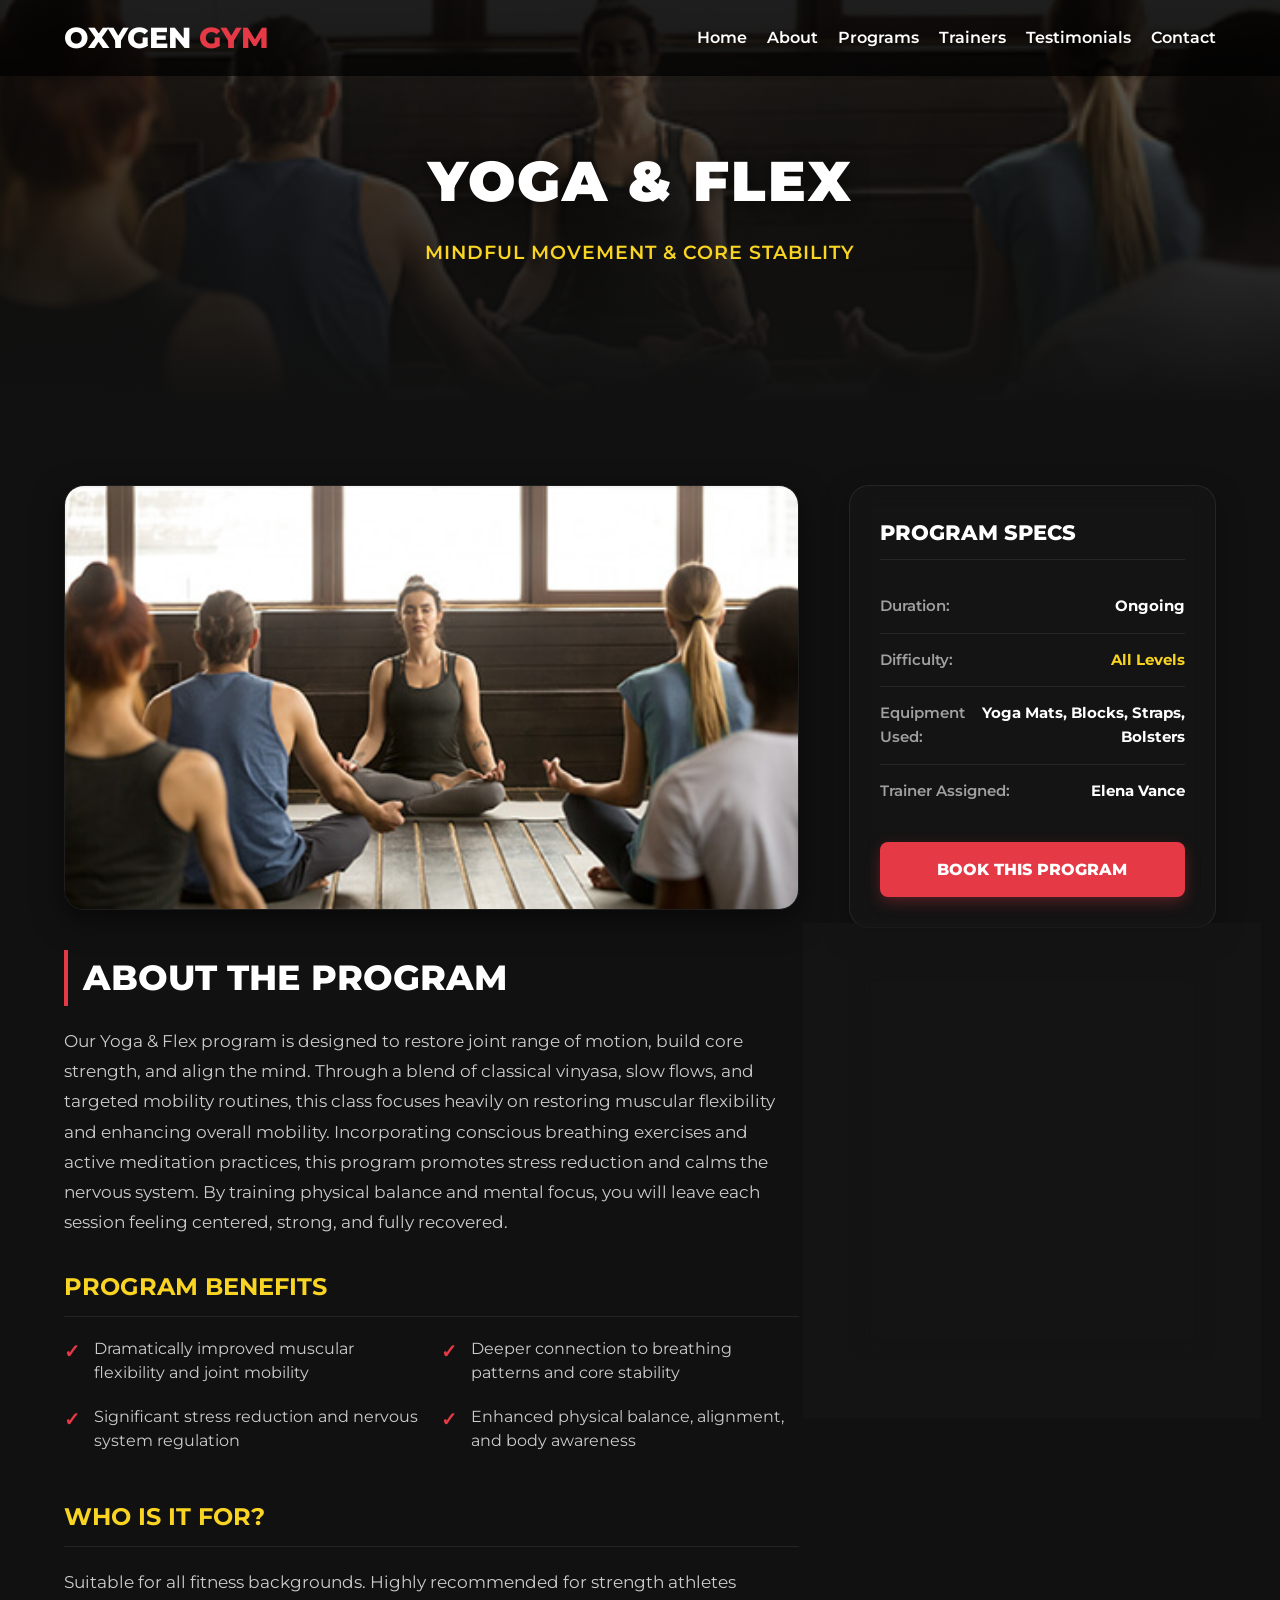
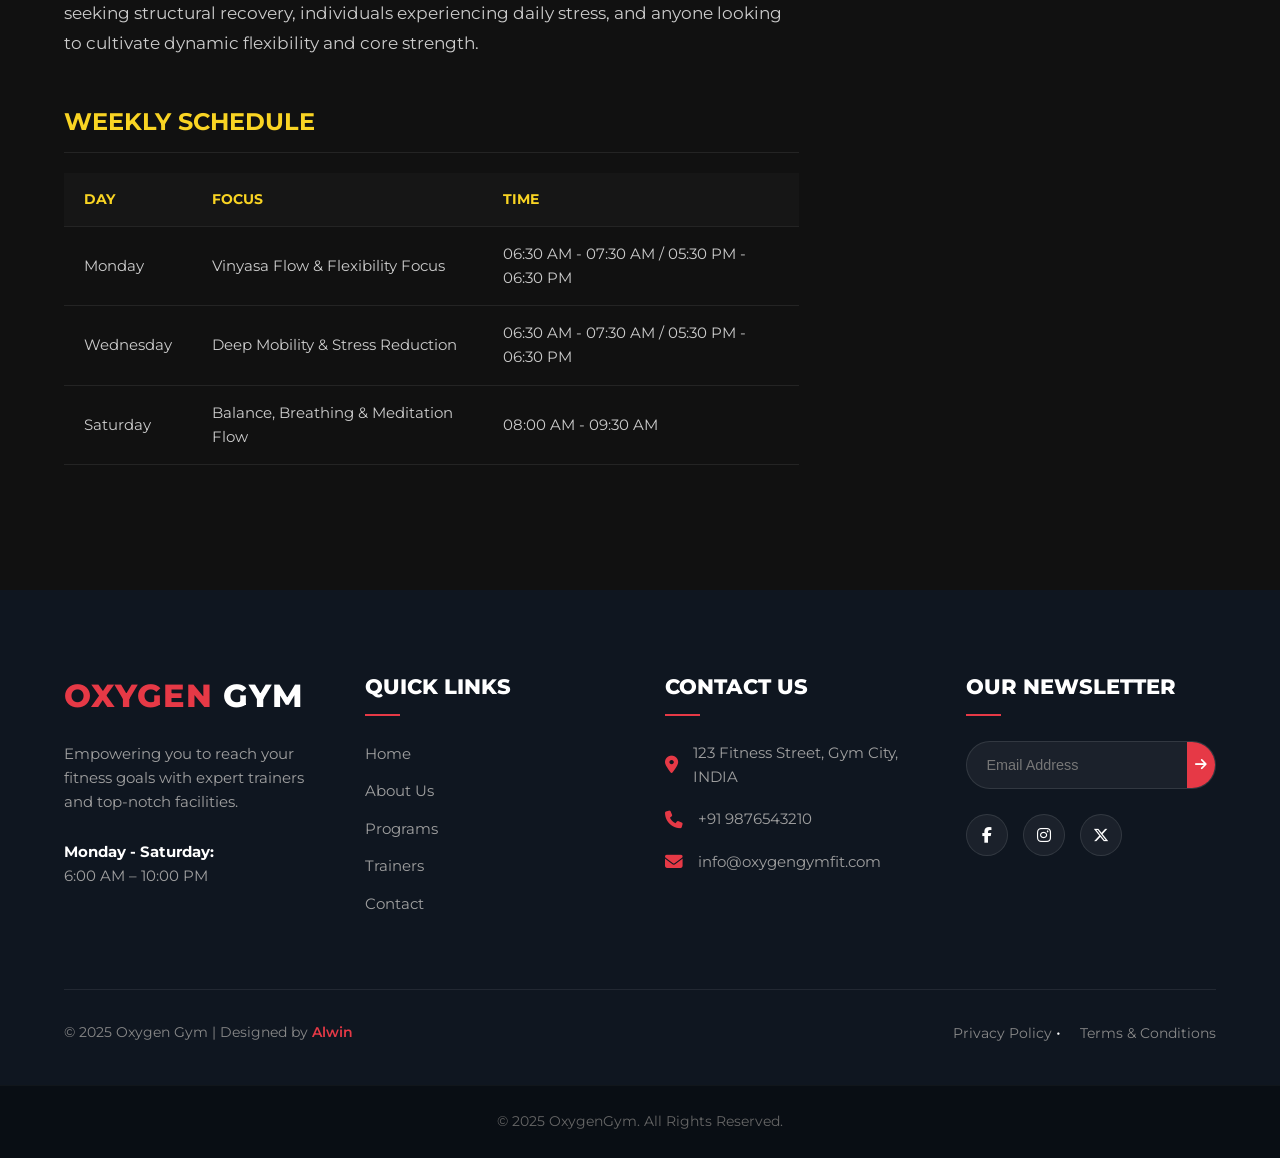
<file: yoga.html>
<!DOCTYPE html>
<html lang="en">
<head>
  <meta charset="UTF-8">
  <meta name="viewport" content="width=device-width, initial-scale=1.0">
  <title>Yoga &amp; Flex - Oxygen Gym</title>

  <link rel="stylesheet" href="style.css">
  <link rel="shortcut icon" href="images/favicon.png" type="image/png">

  <link href="https://fonts.googleapis.com/css2?family=Montserrat:wght@400;600;800&display=swap" rel="stylesheet">
  <link rel="stylesheet" href="https://cdnjs.cloudflare.com/ajax/libs/font-awesome/6.7.2/css/all.min.css">
  <script src="script.js" defer></script>
</head>

<body class="sub-page">

  <!-- HEADER -->
  <header id="header">
    <div class="container">
      <div class="logo">OXYGEN<span> GYM</span></div>

      <nav id="nav-menu">
        <ul>
          <li><a href="index.html#home">Home</a></li>
          <li><a href="index.html#about">About</a></li>
          <li><a href="index.html#programs">Programs</a></li>
          <li><a href="index.html#trainers">Trainers</a></li>
          <li><a href="index.html#testimonials">Testimonials</a></li>
          <li><a href="index.html#contact">Contact</a></li>
        </ul>
      </nav>

      <div class="menu-toggle" id="menu-toggle">&#9776;</div>
    </div>
  </header>

  <!-- HERO SECTION -->
  <section class="detail-hero" style="background-image: url('assest/image/class-3.jpg');">
    <div class="detail-hero-content">
      <h1>Yoga &amp; Flex</h1>
      <p>Mindful Movement &amp; Core Stability</p>
    </div>
  </section>

  <!-- DETAILS CONTENT -->
  <section class="detail-section">
    <div class="detail-layout">
      <div class="detail-main-content">
        <div class="detail-image-wrapper">
          <img src="assest/image/class-3.jpg" alt="Yoga &amp; Flex">
        </div>
        
        <h3 class="detail-title">About the Program</h3>
        <p class="detail-desc">
          Our Yoga &amp; Flex program is designed to restore joint range of motion, build core strength, and align the mind. Through a blend of classical vinyasa, slow flows, and targeted mobility routines, this class focuses heavily on restoring muscular flexibility and enhancing overall mobility. Incorporating conscious breathing exercises and active meditation practices, this program promotes stress reduction and calms the nervous system. By training physical balance and mental focus, you will leave each session feeling centered, strong, and fully recovered.
        </p>

        <div class="detail-block">
          <h4>Program Benefits</h4>
          <ul class="benefits-list">
            <li>Dramatically improved muscular flexibility and joint mobility</li>
            <li>Deeper connection to breathing patterns and core stability</li>
            <li>Significant stress reduction and nervous system regulation</li>
            <li>Enhanced physical balance, alignment, and body awareness</li>
          </ul>
        </div>

        <div class="detail-block">
          <h4>Who is it for?</h4>
          <p class="detail-desc">
            Suitable for all fitness backgrounds. Highly recommended for strength athletes seeking structural recovery, individuals experiencing daily stress, and anyone looking to cultivate dynamic flexibility and core strength.
          </p>
        </div>

        <div class="detail-block">
          <h4>Weekly Schedule</h4>
          <table class="schedule-table">
            <thead>
              <tr>
                <th>Day</th>
                <th>Focus</th>
                <th>Time</th>
              </tr>
            </thead>
            <tbody>
              <tr>
                <td>Monday</td>
                <td>Vinyasa Flow &amp; Flexibility Focus</td>
                <td>06:30 AM - 07:30 AM / 05:30 PM - 06:30 PM</td>
              </tr>
              <tr>
                <td>Wednesday</td>
                <td>Deep Mobility &amp; Stress Reduction</td>
                <td>06:30 AM - 07:30 AM / 05:30 PM - 06:30 PM</td>
              </tr>
              <tr>
                <td>Saturday</td>
                <td>Balance, Breathing &amp; Meditation Flow</td>
                <td>08:00 AM - 09:30 AM</td>
              </tr>
            </tbody>
          </table>
        </div>
      </div>

      <div class="detail-sidebar">
        <div class="sidebar-card">
          <h4>Program Specs</h4>
          <ul class="spec-list">
            <li class="spec-item">
              <span class="spec-label">Duration:</span>
              <span class="spec-val">Ongoing</span>
            </li>
            <li class="spec-item">
              <span class="spec-label">Difficulty:</span>
              <span class="spec-val accent">All Levels</span>
            </li>
            <li class="spec-item">
              <span class="spec-label">Equipment Used:</span>
              <span class="spec-val">Yoga Mats, Blocks, Straps, Bolsters</span>
            </li>
            <li class="spec-item">
              <span class="spec-label">Trainer Assigned:</span>
              <span class="spec-val">Elena Vance</span>
            </li>
          </ul>
          <a href="book-session.html" class="sidebar-btn">Book This Program</a>
        </div>

        <div class="sidebar-card">
          <h4>Membership Plans</h4>
          <div class="plans-list">
            <div class="plan-card">
              <p class="plan-name">Monthly Access</p>
              <p class="plan-price">₹1,999<span>/month</span></p>
            </div>
            <div class="plan-card featured">
              <p class="plan-name">Quarterly Elite</p>
              <p class="plan-price">₹4,999<span>/3 months</span></p>
            </div>
          </div>
        </div>
      </div>
    </div>
  </section>

  <!-- CONTACT / FOOTER -->
  <section id="contact" class="contact-section">
    <div class="contact-container">
      <div class="contact-column">
        <h2 class="brand-name"><span class="highlight">OXYGEN</span> GYM</h2>
        <p class="brand-desc">
          Empowering you to reach your fitness goals with expert trainers and top-notch facilities.
        </p>
        <div class="hours">
          <p><strong>Monday - Saturday:</strong><br>6:00 AM – 10:00 PM</p>
        </div>
      </div>

      <div class="contact-column">
        <h3>Quick Links</h3>
        <ul class="quick-links">
          <li><a href="index.html#home">Home</a></li>
          <li><a href="index.html#about">About Us</a></li>
          <li><a href="index.html#programs">Programs</a></li>
          <li><a href="index.html#trainers">Trainers</a></li>
          <li><a href="index.html#contact">Contact</a></li>
        </ul>
      </div>

      <div class="contact-column">
        <h3>Contact Us</h3>
        <p class="contact-info-item"><i class="fa-solid fa-location-dot"></i> 123 Fitness Street, Gym City, INDIA</p>
        <p class="contact-info-item"><i class="fa-solid fa-phone"></i> +91 9876543210</p>
        <p class="contact-info-item"><i class="fa-solid fa-envelope"></i> info@oxygengymfit.com</p>
      </div>

      <div class="contact-column">
        <h3>Our Newsletter</h3>
        <form class="newsletter-form">
          <input type="email" placeholder="Email Address" required>
          <button type="submit"><i class="fa-solid fa-arrow-right"></i></button>
        </form>
        <div class="footer-social-icons">
          <a href="#" aria-label="Facebook"><i class="fa-brands fa-facebook-f"></i></a>
          <a href="#" aria-label="Instagram"><i class="fa-brands fa-instagram"></i></a>
          <a href="#" aria-label="Twitter"><i class="fa-brands fa-x-twitter"></i></a>
        </div>
      </div>
    </div>

    <div class="footer-bottom">
      <p>© 2025 Oxygen Gym | Designed by <span>Alwin</span></p>
      <div class="policy">
        <a href="#">Privacy Policy</a> • 
        <a href="#">Terms & Conditions</a>
      </div>
    </div>
  </section>

  <!-- FOOTER -->
  <footer class="footer">
    <div class="container">
      <p>© 2025 OxygenGym. All Rights Reserved.</p>
    </div>
  </footer>

</body>
</html>
</file>
<file: style.css>
* {
  margin: 0;
  padding: 0;
  box-sizing: border-box;
}

:root {
  --primary: #e63946;
  --dark: #111;
  --light: #fff;
  --gray: #999;
}

body {
  font-family: 'Montserrat', sans-serif;
  background-color:   #f9d423;
  color:  #f9d423;
  line-height: 1.6;
}

/* Header */
header {
  position: fixed;
  width: 100%;
  background: rgba(0,0,0,0.9);
  z-index: 1000;
  top: 0;
}

header .container {
  display: flex;
  justify-content: space-between;
  align-items: center;
  padding: 15px 5%;
}

.logo {
  font-size: 1.8rem;
  font-weight: 800;
}
.logo span {
  color: var(--primary);
}

#nav-menu ul {
  display: flex;
  list-style: none;
}
#nav-menu ul li {
  margin-left: 20px;
}
#nav-menu ul li a {
  text-decoration: none;
  color: var(--light);
  font-weight: 600;
  transition: 0.3s;
}
#nav-menu ul li a:hover,
#nav-menu ul li a.active {
  color: var(--primary);
}

/* Mobile menu */
.menu-toggle {
  display: none;
  font-size: 2rem;
  cursor: pointer;
}

/* General section headings (centered by default) */
.section-title {
  text-align: center;
  margin-bottom: 50px;
  font-size: 2.5rem;
  color: var(--primary);
  text-transform: uppercase;
}

.about {
  background-color: #fff !important; /* makes background white */
  position: relative;
  z-index: 0;
}

.about .container {
  display: flex;
  align-items: center;
  justify-content: space-between;
  gap: 50px;
  flex-wrap: wrap;
}

/* ===== About Banner Section ===== */
.about-banner {
  position: relative;
  flex: 1 1 50%;
  max-width: 600px;
} 

/* Rectangular box behind image */
.about-banner::before {
  content: "";
  position: absolute;
  bottom: 0;
  left: -40px;
  width: 110%;
  height: 45%;
  background-color: #d0391f; /* Yellow accent box */
  border-radius: 20px;
  z-index: -2;
}

/* Floating fitness image */
.about-banner .abs-img {
  position: absolute;
  bottom: 0;
  left: 50%;
  transform: translateX(-50%);
  z-index: -2;
  animation: moveUp 2.5s ease infinite;
  max-width: 80%;
}

/* Decorative circles */
 .about-banner .circle {
  position: absolute;
  top: 0;
  left: -50px;
  z-index: 0; /* behind the main banner image */
  opacity: 0.9; /* optional for subtle visibility */
}
 .about-banner .circle-1 { left: -50px; z-index: -3;} 
 .about-banner .circle-2 { left: -50px; z-index: -3; }
.about-banner img.w-100 {
  z-index: 2;
  position: center;

}

/* Floating animation */
@keyframes moveUp {
  0%, 30%, 60%, 100% { transform: translateX(-50%) translateY(0); }
  20% { transform: translateX(-50%) translateY(-30px); }
  40% { transform: translateX(-50%) translateY(-15px); }
}

/* ===== About Content Section ===== */
.about-content {
  flex: 1 1 50%;
  max-width: 600px;
  color: #f8f5f5;
}

.about .section-subtitle {
  color: #f9d423;
  text-transform: uppercase;
  font-weight: 700;
  margin-bottom: 15px;
  font-size: 1rem;
}

.about .section-title {
  font-size: 3rem;
  margin-bottom: 25px;
  color: #e63946;
}

.about .section-text {
  margin-bottom: 15px;
  line-height: 1.6;
  color: #333;
}

.btn-primary {
  background-color: #e63946;
  color: #f50000;
  padding: 12px 28px;
  border-radius: 8px;
  font-weight: 700;
  text-transform: uppercase;
  transition: 0.3s;
}

.btn-primary:hover {
  background-color: #000000;
}

/* Responsive Fix */
@media (max-width: 992px) {
  .about .container {
    flex-direction: column;
    text-align: center;
  }
  .about-banner::before {
    left: 0;
    width: 100%;
  }
  .about-content {
    margin-top: 40px;
  }
}

/* Button */
.btn-primary {
  background-color: #000000;
  color: #fff7f7;
  padding: 12px 28px;
  border-radius: 5px;
  text-transform: uppercase;
  font-weight: 700;
  display: inline-block;
  transition: 0.3s;
}

.about-coach {
  display: flex;
  align-items: center;
  gap: 20px;
  margin-block-end: 30px;
  color: #000000;
}

.about .coach-avatar {
  overflow: hidden;
  border-radius: 50%;
}

.about .coach-name {
  font-weight: var(--fw-700);
  margin-block-end: 5px;
}

.about .coach-title { font-size: var(--fs-6); }

.about .btn-primary:is(:hover, :focus) {
  background-color: var(--rich-black-fogra-29-1);
  color: var(--white);
  box-shadow: none;
}



/* ==================== CORE DISCIPLINES (PROGRAMS) ==================== */
#programs {
  background-color: #151515;
  padding: 100px 5%;
  color: #fff;
}

.programs-header-row {
  display: flex;
  justify-content: space-between;
  align-items: flex-end;
  margin-bottom: 50px;
}

.programs-title-group .section-title {
  text-align: left;
  margin-bottom: 10px;
  font-size: 3rem;
  font-weight: 800;
  color: #fff;
  letter-spacing: 1px;
}

.programs-title-group .section-subtitle {
  color: #a0a0a0;
  font-size: 1.1rem;
}

.slider-controls {
  display: flex;
  gap: 15px;
}

.slider-arrow {
  width: 50px;
  height: 50px;
  border-radius: 50%;
  border: 1px solid rgba(255, 255, 255, 0.3);
  background: transparent;
  color: #fff;
  font-size: 1.1rem;
  display: flex;
  align-items: center;
  justify-content: center;
  cursor: pointer;
  transition: all 0.3s ease;
}

.slider-arrow:hover {
  background: #e63946;
  border-color: #e63946;
}

.program-grid {
  display: grid;
  grid-template-columns: repeat(auto-fit, minmax(260px, 1fr));
  gap: 30px;
}

.program-card {
  position: relative;
  height: 480px;
  border-radius: 20px;
  overflow: hidden;
  box-shadow: 0 10px 30px rgba(0, 0, 0, 0.5);
  cursor: pointer;
  transition: transform 0.4s cubic-bezier(0.165, 0.84, 0.44, 1), box-shadow 0.4s ease;
}

.program-card .card-bg {
  position: absolute;
  inset: 0;
  background-size: cover;
  background-position: center;
  transition: transform 0.6s cubic-bezier(0.165, 0.84, 0.44, 1);
  z-index: 1;
}

.program-card .card-overlay {
  position: absolute;
  inset: 0;
  background: linear-gradient(to bottom, rgba(0, 0, 0, 0.2) 0%, rgba(0, 0, 0, 0.85) 100%);
  z-index: 2;
  transition: opacity 0.4s ease;
}

.program-card .card-content {
  position: absolute;
  inset: 0;
  padding: 30px;
  display: flex;
  flex-direction: column;
  justify-content: flex-end;
  z-index: 3;
}

.program-card .card-icon {
  font-size: 2.2rem;
  color: #f9d423;
  margin-bottom: 15px;
  transition: transform 0.4s ease;
}

.program-card .card-title {
  font-size: 1.8rem;
  font-weight: 800;
  color: #fff;
  text-transform: uppercase;
  margin-bottom: 8px;
}

.program-card .card-desc {
  font-size: 0.95rem;
  color: #d0d0d0;
  margin-bottom: 25px;
  line-height: 1.5;
  opacity: 0.9;
}

.program-card .learn-btn {
  display: block;
  width: 100%;
  text-align: center;
  padding: 12px;
  border: 1px solid rgba(255, 255, 255, 0.3);
  color: #fff;
  text-transform: uppercase;
  font-weight: 700;
  font-size: 0.9rem;
  border-radius: 8px;
  text-decoration: none;
  background: transparent;
  transition: all 0.3s ease;
}

.program-card:hover {
  transform: translateY(-8px);
  box-shadow: 0 15px 35px rgba(230, 57, 70, 0.25);
}

.program-card:hover .card-bg {
  transform: scale(1.08);
}

.program-card:hover .card-icon {
  transform: translateY(-5px);
}

.program-card:hover .learn-btn {
  background: #e63946;
  border-color: #e63946;
}

/* ==================== THE ELITE TEAM (TRAINERS) ==================== */
#trainers {
  background-color: #111111;
  padding: 100px 5%;
  color: #fff;
}

#trainers .section-title {
  font-size: 3rem;
  font-weight: 900;
  color: #fff;
  text-align: center;
  text-transform: uppercase;
  margin-bottom: 60px;
  position: relative;
}

#trainers .section-title::after {
  content: "";
  display: block;
  width: 60px;
  height: 3px;
  background-color: #f9d423;
  margin: 15px auto 0;
}

.trainer-grid {
  display: grid;
  grid-template-columns: repeat(auto-fit, minmax(280px, 1fr));
  gap: 40px;
}

.trainer-card {
  background: rgba(22, 22, 22, 0.7);
  backdrop-filter: blur(12px);
  -webkit-backdrop-filter: blur(12px);
  border: 1px solid rgba(255, 255, 255, 0.08);
  border-radius: 20px;
  padding: 40px 25px 35px;
  text-align: center;
  box-shadow: 0 15px 35px rgba(0, 0, 0, 0.4);
  transition: all 0.4s cubic-bezier(0.165, 0.84, 0.44, 1);
}

.trainer-card .avatar-container {
  width: 130px;
  height: 130px;
  border-radius: 50%;
  overflow: hidden;
  margin: 0 auto 25px;
  border: 3px solid rgba(255, 255, 255, 0.1);
  transition: all 0.4s ease;
}

.trainer-card .avatar-container img {
  width: 100%;
  height: 100%;
  object-fit: cover;
  transition: transform 0.4s ease;
}

.trainer-card .trainer-name {
  font-size: 1.5rem;
  font-weight: 800;
  color: #fff;
  margin-bottom: 6px;
}

.trainer-card .trainer-specialty {
  font-size: 0.9rem;
  font-weight: 700;
  color: #f9d423;
  text-transform: uppercase;
  letter-spacing: 1px;
  margin-bottom: 15px;
}

.trainer-card .trainer-desc {
  font-size: 0.9rem;
  color: #b0b0b0;
  line-height: 1.6;
  margin-bottom: 25px;
  min-height: 70px;
}

.trainer-card .trainer-socials {
  display: flex;
  justify-content: center;
  gap: 15px;
  margin-bottom: 30px;
}

.trainer-card .trainer-socials a {
  width: 38px;
  height: 38px;
  border-radius: 50%;
  border: 1px solid rgba(255, 255, 255, 0.15);
  color: #fff;
  display: flex;
  align-items: center;
  justify-content: center;
  font-size: 0.9rem;
  text-decoration: none;
  transition: all 0.3s ease;
}

.trainer-card .trainer-socials a:hover {
  background: #f9d423;
  color: #111;
  border-color: #f9d423;
}

.trainer-card .book-btn {
  display: inline-block;
  padding: 12px 35px;
  background: #f4e0a5;
  color: #111;
  font-weight: 800;
  font-size: 0.9rem;
  text-transform: uppercase;
  border-radius: 8px;
  text-decoration: none;
  transition: all 0.3s ease;
  box-shadow: 0 4px 15px rgba(244, 224, 165, 0.2);
}

.trainer-card .book-btn:hover {
  background: #f9d423;
  transform: translateY(-2px);
  box-shadow: 0 6px 20px rgba(249, 212, 35, 0.4);
}

.trainer-card:hover {
  transform: translateY(-10px);
  border-color: rgba(249, 212, 35, 0.3);
  box-shadow: 0 20px 40px rgba(249, 212, 35, 0.1);
}

.trainer-card:hover .avatar-container {
  border-color: #f9d423;
}

.trainer-card:hover .avatar-container img {
  transform: scale(1.1);
}

/* ==================== SUCCESS STORIES (TESTIMONIALS) ==================== */
#testimonials {
  background-color: #ffffff;
  padding: 120px 5%;
  color: #111;
  position: relative;
  overflow: hidden;
}

#testimonials::before {
  content: "\201D";
  position: absolute;
  right: 5%;
  top: 50%;
  transform: translateY(-50%);
  font-size: 24rem;
  color: rgba(0, 0, 0, 0.025);
  font-family: serif;
  line-height: 1;
  pointer-events: none;
  z-index: 1;
}

#testimonials .section-title {
  font-size: 3rem;
  font-weight: 800;
  color: #111;
  text-align: center;
  text-transform: uppercase;
  margin-bottom: 70px;
}

.testimonial-grid {
  display: grid;
  grid-template-columns: repeat(auto-fit, minmax(300px, 1fr));
  gap: 40px;
  position: relative;
  z-index: 2;
}

.testimonial-card {
  background: #ffffff;
  border-radius: 20px;
  padding: 45px 35px;
  box-shadow: 0 15px 45px rgba(0, 0, 0, 0.05);
  border: 1px solid rgba(0, 0, 0, 0.03);
  text-align: center;
  transition: transform 0.4s ease, box-shadow 0.4s ease;
}

.testimonial-card .testimonial-avatar {
  width: 90px;
  height: 90px;
  border-radius: 50%;
  overflow: hidden;
  margin: 0 auto 20px;
  box-shadow: 0 8px 20px rgba(0, 0, 0, 0.1);
}

.testimonial-card .testimonial-avatar img {
  width: 100%;
  height: 100%;
  object-fit: cover;
}

.testimonial-card .testimonial-stars {
  color: #f9d423;
  font-size: 0.95rem;
  margin-bottom: 20px;
}

.testimonial-card .testimonial-text {
  font-style: italic;
  font-size: 1.05rem;
  line-height: 1.7;
  color: #444;
  margin-bottom: 25px;
}

.testimonial-card .testimonial-name {
  font-size: 1.15rem;
  font-weight: 800;
  color: #111;
  text-transform: uppercase;
  margin-bottom: 5px;
}

.testimonial-card .testimonial-duration {
  font-size: 0.85rem;
  color: #888;
  font-weight: 600;
}

.testimonial-card:hover {
  transform: translateY(-8px);
  box-shadow: 0 20px 50px rgba(0, 0, 0, 0.1);
}

/* ==================== CONTACT & FOOTER ==================== */
.contact-section {
  background-color: #0f1620;
  color: #fff;
  padding: 80px 5% 40px;
}

.contact-container {
  display: grid;
  grid-template-columns: repeat(auto-fit, minmax(220px, 1fr));
  gap: 50px;
  margin-bottom: 60px;
}

.contact-column h3 {
  color: #fff;
  font-size: 1.3rem;
  font-weight: 800;
  text-transform: uppercase;
  margin-bottom: 25px;
  position: relative;
}

.contact-column h3::after {
  content: "";
  display: block;
  width: 35px;
  height: 2px;
  background-color: #e63946;
  margin-top: 10px;
}

.contact-column .brand-name {
  font-size: 2rem;
  font-weight: 800;
  letter-spacing: 1px;
  margin-bottom: 20px;
}

.contact-column .brand-name .highlight {
  color: #e63946;
}

.contact-column .brand-desc {
  font-size: 0.95rem;
  color: #a0a0a0;
  line-height: 1.6;
  margin-bottom: 25px;
}

.contact-column .hours p {
  font-size: 0.95rem;
  color: #a0a0a0;
}

.contact-column .hours strong {
  color: #fff;
}

.contact-column .quick-links {
  list-style: none;
}

.contact-column .quick-links li {
  margin-bottom: 12px;
}

.contact-column .quick-links a {
  color: #a0a0a0;
  text-decoration: none;
  font-size: 0.95rem;
  transition: color 0.3s ease;
}

.contact-column .quick-links a:hover {
  color: #e63946;
}

.contact-column .contact-info-item {
  display: flex;
  align-items: center;
  gap: 15px;
  margin-bottom: 18px;
  font-size: 0.95rem;
  color: #a0a0a0;
}

.contact-column .contact-info-item i {
  color: #e63946;
  font-size: 1.1rem;
}

.newsletter-form {
  display: flex;
  background: rgba(255, 255, 255, 0.05);
  border: 1px solid rgba(255, 255, 255, 0.1);
  border-radius: 30px;
  overflow: hidden;
  margin-bottom: 25px;
}

.newsletter-form input {
  flex: 1;
  background: transparent;
  border: none;
  outline: none;
  padding: 15px 20px;
  color: #fff;
  font-size: 0.9rem;
}

.newsletter-form input::placeholder {
  color: #777;
}

.newsletter-form button {
  background: #e63946;
  color: #fff;
  border: none;
  outline: none;
  width: 50px;
  cursor: pointer;
  display: flex;
  align-items: center;
  justify-content: center;
  transition: background 0.3s ease;
}

.newsletter-form button:hover {
  background: #ff4d5a;
}

.footer-social-icons {
  display: flex;
  gap: 15px;
}

.footer-social-icons a {
  width: 42px;
  height: 42px;
  border-radius: 50%;
  background: rgba(255, 255, 255, 0.05);
  border: 1px solid rgba(255, 255, 255, 0.1);
  color: #fff;
  display: flex;
  align-items: center;
  justify-content: center;
  font-size: 1rem;
  text-decoration: none;
  transition: all 0.3s ease;
}

.footer-social-icons a:hover {
  background: #e63946;
  border-color: #e63946;
  transform: translateY(-3px);
}

.footer-bottom {
  border-top: 1px solid rgba(255, 255, 255, 0.08);
  padding-top: 30px;
  display: flex;
  justify-content: space-between;
  align-items: center;
  flex-wrap: wrap;
  gap: 20px;
}

.footer-bottom p {
  font-size: 0.9rem;
  color: #888;
}

.footer-bottom span {
  color: #e63946;
  font-weight: 600;
}

.footer-bottom .policy a {
  color: #888;
  text-decoration: none;
  font-size: 0.9rem;
  margin-left: 15px;
  transition: color 0.3s ease;
}

.footer-bottom .policy a:hover {
  color: #e63946;
}

/* ==================== FOOTER ==================== */
.footer {
  background: #090e14;
  text-align: center;
  padding: 25px 0;
  font-size: 0.85rem;
  color: #666;
  border-top: 1px solid rgba(255, 255, 255, 0.03);
}

/* Responsive */
@media(max-width: 768px) {
  #nav-menu {
    display: none;
    flex-direction: column;
    background: #000;
    position: absolute;
    top: 60px;
    right: 0;
    width: 200px;
    border-radius: 5px;
  }
  #nav-menu.active {
    display: flex;
  }
  #nav-menu ul {
    flex-direction: column;
    padding: 10px;
  }
  #nav-menu ul li {
    margin: 15px 0;
  }
  .menu-toggle {
    display: block;
  }
  .hero h1 {
    font-size: 2rem;
  }
}
/* Add left image without disturbing existing layout */
.hero {
  position: relative;
}

.hero-left {
  position: absolute;
  left: 5%;
  bottom: 0;
  z-index: 1;
}

.hero-left img {
  height: 90vh;
  position: relative;
  display: flex;
  align-items: center;
  justify-content: center;
  text-align: center;
  overflow: hidden;
}
/* Hero */
/* ===============================
   ORIGINAL HERO LAYOUT (unchanged)
=============================== */

.hero {
  position: relative;
  height: 95vh;
  background: linear-gradient(to right, #f9d423 70%, #ffffff 30%);
  display: flex;
  align-items: center;
  justify-content: center;
  text-align: center;
  overflow: hidden;
  animation: fadeUp 1.5s ease-in-out;
}

.hero-left {
  position: absolute;
  left: 5%;
  bottom: 0;
  z-index: 1;
}

.hero-left img {
  height: 90vh;
  position: relative;
  display: flex;
  align-items: center;
  justify-content: center;
  text-align: center;
  overflow: hidden;
  animation: slideLeft 1.4s ease-out;
}

.hero-content {
  position: center;
  z-index: 2;
  color: #111;
  max-width: 700px;
  padding: 0 20px;
  animation: slideRight 1.4s ease-out;
}

/* ===============================
   HERO TEXT + BUTTONS
=============================== */

.hero h1 {
  font-size: 3.5rem;
  text-transform: uppercase;
  font-weight: 900;
  background: linear-gradient(to right, #111, #333);
  -webkit-background-clip: text;
  -webkit-text-fill-color: transparent;
  text-shadow: 0 0 10px rgba(255, 255, 255, 0.25);
}

.hero p {
  margin: 15px 0 30px;
  color: #222;
  font-size: 1.2rem;
  animation: fadeIn 2s ease-in-out;
}

/* Button Style */
.btn {
  background: var(--primary);
  color: var(--light);
  padding: 12px 28px;
  border: none;
  text-transform: uppercase;
  font-weight: 700;
  cursor: pointer;
  transition: 0.3s ease;
  border-radius: 4px;
}

.btn:hover {
  background: #ff4d5a;
  transform: scale(1.05);
  box-shadow: 0 0 20px rgba(255, 77, 90, 0.5);
}

/* ===============================
   ANIMATIONS
=============================== */

@keyframes fadeUp {
  from { opacity: 0; transform: translateY(30px); }
  to { opacity: 1; transform: translateY(0); }
}

@keyframes slideRight {
  from { opacity: 0; transform: translateX(-40px); }
  to { opacity: 1; transform: translateX(0); }
}

@keyframes slideLeft {
  from { opacity: 0; transform: translateX(40px); }
  to { opacity: 1; transform: translateX(0); }
}

@keyframes fadeIn {
  from { opacity: 0; }
  to { opacity: 1; }
}

/* ===============================
   SECTIONS (unchanged)
=============================== */
.section {
  padding: 100px 5%;
}

.tagline {
  display: inline-block;
  background: #fa0303;
  color: #ffffff;
  font-size: 0.95rem;
  font-weight: 700;
  text-transform: uppercase;
  padding: 6px 14px;
  border-radius: 6px;
  margin-bottom: 20px;
  letter-spacing: 1px;
  border-left: 4px solid #1500ff;
  animation: fadeUp 1s ease-in-out;
}

.tagline .highlight {
  background: #ff0011;
  color: #fff;
  padding: 4px 10px;
  border-radius: 4px;
  margin-right: 8px;
}

/* Responsive media queries for the redesigned sections */
@media (max-width: 768px) {
  .programs-header-row {
    flex-direction: column;
    align-items: flex-start;
    gap: 15px;
  }
  .programs-title-group .section-title {
    font-size: 2.2rem;
  }
  .program-card {
    height: 420px;
  }
  #trainers .section-title,
  #testimonials .section-title {
    font-size: 2.2rem;
  }
  .testimonial-grid {
    grid-template-columns: 1fr;
  }
  .footer-bottom {
    flex-direction: column;
    text-align: center;
    gap: 10px;
  }
  .footer-bottom .policy a {
    margin: 0 10px;
  }
}

/* ==================== SUB-PAGES BASE & HERO ==================== */
body.sub-page {
  background-color: #111;
  color: #fff;
}

.detail-hero {
  position: relative;
  height: 45vh;
  min-height: 350px;
  background-size: cover;
  background-position: center;
  display: flex;
  align-items: center;
  justify-content: center;
  text-align: center;
}

.detail-hero::before {
  content: '';
  position: absolute;
  inset: 0;
  background: linear-gradient(180deg, rgba(0,0,0,0.6) 0%, rgba(17,17,17,1) 100%);
  z-index: 1;
}

.detail-hero-content {
  position: relative;
  z-index: 2;
  max-width: 800px;
  padding: 0 20px;
  animation: fadeUp 1s ease-out;
}

.detail-hero h1 {
  font-size: 3.5rem;
  text-transform: uppercase;
  font-weight: 900;
  letter-spacing: 2px;
  color: #fff;
  text-shadow: 0 0 20px rgba(0,0,0,0.6);
  margin-bottom: 10px;
}

.detail-hero p {
  font-size: 1.2rem;
  color: #f9d423;
  font-weight: 600;
  text-transform: uppercase;
  letter-spacing: 1px;
}

/* ==================== DETAIL SECTION LAYOUT ==================== */
.detail-section {
  padding: 80px 5%;
}

.detail-layout {
  display: grid;
  grid-template-columns: 2fr 1fr;
  gap: 50px;
  max-width: 1200px;
  margin: 0 auto;
}

@media(max-width: 992px) {
  .detail-layout {
    grid-template-columns: 1fr;
    gap: 40px;
  }
}

.detail-main-content {
  color: #ccc;
}

.detail-image-wrapper {
  border-radius: 20px;
  overflow: hidden;
  margin-bottom: 40px;
  box-shadow: 0 10px 30px rgba(0,0,0,0.5);
  border: 1px solid rgba(255,255,255,0.05);
}

.detail-image-wrapper img {
  width: 100%;
  height: auto;
  display: block;
}

h3.detail-title {
  font-size: 2.2rem;
  font-weight: 800;
  text-transform: uppercase;
  margin-bottom: 20px;
  color: #fff;
  border-left: 4px solid #e63946;
  padding-left: 15px;
}

p.detail-desc {
  font-size: 1.05rem;
  line-height: 1.8;
  color: #ccc;
  margin-bottom: 30px;
}

.detail-block {
  margin-bottom: 45px;
}

.detail-block h4 {
  font-size: 1.5rem;
  font-weight: 700;
  text-transform: uppercase;
  color: #f9d423;
  margin-bottom: 20px;
  border-bottom: 1px solid rgba(255,255,255,0.08);
  padding-bottom: 10px;
}

.benefits-list {
  list-style: none;
  display: grid;
  grid-template-columns: 1fr 1fr;
  gap: 20px;
}

@media(max-width: 576px) {
  .benefits-list {
    grid-template-columns: 1fr;
  }
}

.benefits-list li {
  position: relative;
  padding-left: 30px;
  font-size: 1rem;
  color: #ccc;
  line-height: 1.5;
}

.benefits-list li::before {
  content: '✓';
  position: absolute;
  left: 0;
  top: 0;
  color: #e63946;
  font-weight: 900;
  font-size: 1.2rem;
}

.schedule-table {
  width: 100%;
  border-collapse: collapse;
  margin-top: 15px;
}

.schedule-table th, .schedule-table td {
  padding: 15px 20px;
  text-align: left;
  border-bottom: 1px solid rgba(255,255,255,0.08);
}

.schedule-table th {
  font-weight: 700;
  color: #f9d423;
  text-transform: uppercase;
  font-size: 0.9rem;
  background: rgba(255,255,255,0.02);
}

.schedule-table td {
  color: #ccc;
  font-size: 0.95rem;
}

/* ==================== SIDEBAR & PLANS ==================== */
.detail-sidebar {
  display: flex;
  flex-direction: column;
  gap: 30px;
}

.sidebar-card {
  background: rgba(22, 22, 22, 0.7);
  backdrop-filter: blur(12px);
  -webkit-backdrop-filter: blur(12px);
  border: 1px solid rgba(255,255,255,0.08);
  border-radius: 20px;
  padding: 30px;
  box-shadow: 0 10px 30px rgba(0,0,0,0.3);
}

.sidebar-card h4 {
  font-size: 1.3rem;
  font-weight: 800;
  text-transform: uppercase;
  color: #fff;
  margin-bottom: 20px;
  border-bottom: 1px solid rgba(255,255,255,0.08);
  padding-bottom: 10px;
}

.spec-list {
  list-style: none;
  margin-bottom: 25px;
}

.spec-item {
  display: flex;
  justify-content: space-between;
  padding: 14px 0;
  border-bottom: 1px solid rgba(255,255,255,0.08);
  font-size: 0.95rem;
}

.spec-item:last-child {
  border-bottom: none;
}

.spec-label {
  color: #a0a0a0;
  font-weight: 600;
}

.spec-val {
  color: #fff;
  font-weight: 700;
  text-align: right;
}

.spec-val.accent {
  color: #f9d423;
}

.sidebar-btn {
  display: block;
  width: 100%;
  text-align: center;
  padding: 15px;
  background: #e63946;
  color: #fff;
  border-radius: 8px;
  font-weight: 800;
  font-size: 1rem;
  text-transform: uppercase;
  text-decoration: none;
  box-shadow: 0 5px 15px rgba(230,57,70,0.3);
  transition: all 0.3s ease;
}

.sidebar-btn:hover {
  background: #ff4d5a;
  transform: translateY(-2px);
  box-shadow: 0 8px 20px rgba(230,57,70,0.5);
}

.plans-list {
  display: flex;
  flex-direction: column;
  gap: 15px;
}

.plan-card {
  background: rgba(255,255,255,0.02);
  border: 1px solid rgba(255,255,255,0.05);
  border-radius: 12px;
  padding: 20px;
  text-align: center;
  transition: all 0.3s ease;
}

.plan-card.featured {
  border-color: #f9d423;
  background: rgba(249, 212, 35, 0.03);
}

.plan-name {
  font-size: 1.1rem;
  font-weight: 700;
  color: #fff;
  text-transform: uppercase;
  margin-bottom: 10px;
}

.plan-price {
  font-size: 1.8rem;
  font-weight: 900;
  color: #f9d423;
  margin-bottom: 5px;
}

.plan-price span {
  font-size: 0.9rem;
  color: #a0a0a0;
  font-weight: 500;
}

/* ==================== BOOK SESSION PAGE ==================== */
.booking-section {
  padding: 80px 5%;
}

.booking-layout {
  display: grid;
  grid-template-columns: 1.8fr 1.2fr;
  gap: 50px;
  max-width: 1200px;
  margin: 0 auto;
}

@media(max-width: 992px) {
  .booking-layout {
    grid-template-columns: 1fr;
    gap: 40px;
  }
}

.booking-form-wrapper {
  background: rgba(22, 22, 22, 0.7);
  backdrop-filter: blur(12px);
  -webkit-backdrop-filter: blur(12px);
  border: 1px solid rgba(255, 255, 255, 0.08);
  border-radius: 20px;
  padding: 40px;
  box-shadow: 0 15px 35px rgba(0,0,0,0.4);
}

@media(max-width: 576px) {
  .booking-form-wrapper {
    padding: 25px;
  }
}

.booking-form .form-row {
  display: grid;
  grid-template-columns: 1fr 1fr;
  gap: 20px;
  margin-bottom: 20px;
}

@media(max-width: 576px) {
  .booking-form .form-row {
    grid-template-columns: 1fr;
    gap: 15px;
  }
}

.booking-form .form-group {
  display: flex;
  flex-direction: column;
  gap: 8px;
  margin-bottom: 20px;
}

.booking-form .form-group.full-width {
  grid-column: span 2;
}

@media(max-width: 576px) {
  .booking-form .form-group.full-width {
    grid-column: span 1;
  }
}

.booking-form label {
  font-size: 0.85rem;
  font-weight: 700;
  text-transform: uppercase;
  color: #f9d423;
  letter-spacing: 0.5px;
}

.booking-form input,
.booking-form select,
.booking-form textarea {
  width: 100%;
  padding: 12px 18px;
  background: rgba(255, 255, 255, 0.04);
  border: 1px solid rgba(255, 255, 255, 0.1);
  border-radius: 8px;
  color: #fff;
  font-size: 0.95rem;
  font-family: inherit;
  transition: all 0.3s ease;
}

.booking-form select option {
  background: #1e1e1e;
  color: #fff;
}

.booking-form input:focus,
.booking-form select:focus,
.booking-form textarea:focus {
  border-color: #f9d423;
  background: rgba(255, 255, 255, 0.08);
  outline: none;
  box-shadow: 0 0 10px rgba(249, 212, 35, 0.15);
}

.booking-form textarea {
  resize: vertical;
  min-height: 120px;
}

.booking-form .submit-btn {
  width: 100%;
  padding: 15px;
  background: #e63946;
  color: #fff;
  border: none;
  border-radius: 8px;
  font-weight: 800;
  font-size: 1rem;
  text-transform: uppercase;
  cursor: pointer;
  transition: all 0.3s ease;
  box-shadow: 0 5px 15px rgba(230,57,70,0.3);
}

.booking-form .submit-btn:hover {
  background: #ff4d5a;
  transform: translateY(-2px);
  box-shadow: 0 8px 20px rgba(230,57,70,0.5);
}

.booking-alt-wrapper {
  display: flex;
  flex-direction: column;
  gap: 30px;
}

.alt-contact-card {
  background: rgba(22, 22, 22, 0.7);
  backdrop-filter: blur(12px);
  -webkit-backdrop-filter: blur(12px);
  border: 1px solid rgba(255,255,255,0.08);
  border-radius: 20px;
  padding: 35px 30px;
  box-shadow: 0 15px 35px rgba(0,0,0,0.4);
  text-align: center;
}

.alt-contact-card h4 {
  font-size: 1.3rem;
  font-weight: 800;
  text-transform: uppercase;
  color: #fff;
  margin-bottom: 15px;
  position: relative;
}

.alt-contact-card h4::after {
  content: "";
  display: block;
  width: 30px;
  height: 2px;
  background: #f9d423;
  margin: 10px auto 0;
}

.alt-contact-card p {
  font-size: 0.95rem;
  color: #a0a0a0;
  line-height: 1.6;
  margin-bottom: 25px;
}

.alt-buttons-list {
  display: flex;
  flex-direction: column;
  gap: 15px;
}

.alt-btn {
  display: flex;
  align-items: center;
  justify-content: center;
  gap: 12px;
  width: 100%;
  padding: 14px;
  border-radius: 8px;
  font-weight: 800;
  font-size: 0.95rem;
  text-transform: uppercase;
  text-decoration: none;
  transition: all 0.3s ease;
}

.alt-btn.whatsapp {
  background: #25d366;
  color: #fff;
  box-shadow: 0 4px 15px rgba(37,211,102,0.25);
}

.alt-btn.whatsapp:hover {
  background: #20ba5a;
  transform: translateY(-2px);
  box-shadow: 0 6px 20px rgba(37,211,102,0.4);
}

.alt-btn.email {
  background: transparent;
  border: 2px solid #fff;
  color: #fff;
}

.alt-btn.email:hover {
  background: #fff;
  color: #111;
  transform: translateY(-2px);
}

.alt-btn.phone {
  background: #f9d423;
  color: #111;
  box-shadow: 0 4px 15px rgba(249,212,35,0.25);
}

.alt-btn.phone:hover {
  background: #fce05d;
  transform: translateY(-2px);
  box-shadow: 0 6px 20px rgba(249,212,35,0.4);
}

/* ==================== SUCCESS POPUP MODAL ==================== */
.modal-overlay {
  position: fixed;
  inset: 0;
  background: rgba(0, 0, 0, 0.85);
  backdrop-filter: blur(8px);
  -webkit-backdrop-filter: blur(8px);
  display: flex;
  align-items: center;
  justify-content: center;
  z-index: 2000;
  opacity: 0;
  pointer-events: none;
  transition: opacity 0.3s ease;
}

.modal-overlay.active {
  opacity: 1;
  pointer-events: auto;
}

.success-modal {
  background: #1e1e1e;
  border: 1px solid rgba(255,255,255,0.1);
  border-radius: 20px;
  max-width: 450px;
  width: 90%;
  padding: 40px 30px;
  text-align: center;
  box-shadow: 0 20px 50px rgba(0,0,0,0.5);
  transform: translateY(-30px);
  transition: transform 0.3s ease;
}

.modal-overlay.active .success-modal {
  transform: translateY(0);
}

.modal-icon {
  width: 70px;
  height: 70px;
  border-radius: 50%;
  background: rgba(37, 211, 102, 0.1);
  color: #25d366;
  display: flex;
  align-items: center;
  justify-content: center;
  font-size: 2.2rem;
  margin: 0 auto 20px;
  border: 2px solid #25d366;
}

.modal-title {
  font-size: 1.5rem;
  font-weight: 800;
  text-transform: uppercase;
  color: #fff;
  margin-bottom: 12px;
}

.modal-desc {
  font-size: 0.95rem;
  color: #a0a0a0;
  line-height: 1.6;
  margin-bottom: 30px;
}

.modal-close-btn {
  padding: 12px 30px;
  background: #e63946;
  color: #fff;
  border: none;
  border-radius: 8px;
  font-weight: 700;
  text-transform: uppercase;
  cursor: pointer;
  transition: all 0.3s ease;
}

.modal-close-btn:hover {
  background: #ff4d5a;
  transform: translateY(-2px);
}

/* Premium Join Now button customization */
.btn-large {
  background: #FFD400 !important;
  color: #000000 !important;
  padding: 18px 42px !important;
  font-size: 1.3rem !important;
  border-radius: 50px !important;
  letter-spacing: 1.5px;
  box-shadow: 0 6px 25px rgba(255, 212, 0, 0.35) !important;
  transition: all 0.4s cubic-bezier(0.175, 0.885, 0.32, 1.275) !important;
  display: inline-block !important;
  font-weight: 900 !important;
  text-transform: uppercase !important;
  border: 2px solid #FFD400 !important;
}

.btn-large:hover {
  background: #ffffff !important;
  border-color: #ffffff !important;
  color: #000000 !important;
  transform: translateY(-5px) scale(1.06) !important;
  box-shadow: 0 12px 35px rgba(255, 255, 255, 0.5) !important;
}
</file>
<file: gym-hub.css>
/* ==========================================================================
   GYM HUB PREMIUM CUSTOM STYLESHEET (Redesigned matching screenshots)
   Theme: High-Performance Luxury Gym (Black, Charcoal, #FFD400 Yellow, Clean Grid)
   ========================================================================== */

/* Global Reset & Styling */
.sub-page.gym-hub-body {
  background-color: #0b0b0b !important;
  color: #ffffff !important;
  font-family: 'Outfit', sans-serif !important;
  margin: 0;
  padding: 0;
}

.sub-page.gym-hub-body .container {
  max-width: 1200px;
  margin: 0 auto;
  padding: 0 4%;
}

.sub-page.gym-hub-body h1, 
.sub-page.gym-hub-body h2, 
.sub-page.gym-hub-body h3, 
.sub-page.gym-hub-body h4 {
  font-family: 'Outfit', sans-serif !important;
  font-weight: 800;
  letter-spacing: 0.5px;
  text-transform: uppercase;
}

/* Floating CTA button (Bottom Right) */
.floating-cta-btn {
  position: fixed;
  bottom: 25px;
  right: 25px;
  background-color: #FFD400;
  color: #000000;
  padding: 14px 28px;
  border-radius: 50px;
  font-size: 0.95rem;
  font-weight: 800;
  text-transform: uppercase;
  text-decoration: none;
  letter-spacing: 1px;
  z-index: 9999;
  box-shadow: 0 8px 30px rgba(255, 212, 0, 0.45);
  transition: all 0.4s cubic-bezier(0.175, 0.885, 0.32, 1.275);
  display: flex;
  align-items: center;
  gap: 8px;
}

.floating-cta-btn:hover {
  transform: translateY(-5px) scale(1.05);
  background-color: #ffffff;
  color: #000000;
  box-shadow: 0 12px 35px rgba(255, 255, 255, 0.4);
}

.floating-cta-btn i {
  font-size: 1rem;
}

/* Hero Section */
.hub-hero-section {
  position: relative;
  background-image: linear-gradient(180deg, rgba(11, 11, 11, 0.6) 0%, rgba(11, 11, 11, 0.95) 100%), 
                    url('https://images.unsplash.com/photo-1534438327276-14e5300c3a48?q=80&w=1600&auto=format&fit=crop');
  background-size: cover;
  background-position: center;
  padding: 80px 0 100px;
}

.hub-nav-header {
  margin-bottom: 50px;
}

.back-home-link {
  color: #888888;
  text-decoration: none;
  font-weight: 700;
  font-size: 0.85rem;
  letter-spacing: 1px;
  transition: color 0.3s ease;
  display: inline-flex;
  align-items: center;
  gap: 8px;
}

.back-home-link:hover {
  color: #FFD400;
}

.hero-brand-title {
  max-width: 800px;
}

.hero-brand-title h1 {
  font-size: 4.5rem;
  line-height: 1.1;
  color: #ffffff;
  margin-bottom: 20px;
  font-weight: 900;
}

.hero-brand-title h1 .yellow-highlight {
  color: #FFD400;
}

.hero-brand-subtitle {
  font-size: 1.3rem;
  color: #b3b3b3;
  line-height: 1.6;
  font-weight: 400;
}

/* Sections Global */
.hub-section {
  padding: 100px 0;
}

.dark-section {
  background-color: #080808;
}

.section-main-title {
  font-size: 2.8rem;
  font-weight: 800;
  margin-bottom: 20px;
}

.section-main-title .yellow-highlight {
  color: #FFD400;
}

.section-sub-title {
  font-size: 1.1rem;
  color: #888888;
  margin-bottom: 0;
}

.section-header-row {
  display: flex;
  justify-content: space-between;
  align-items: flex-end;
  margin-bottom: 60px;
  flex-wrap: wrap;
  gap: 20px;
}

.hub-desc {
  color: #888888;
  font-size: 1.1rem;
  margin-bottom: 50px;
  max-width: 700px;
}

/* Pricing Toggle Switch */
.pricing-toggle-box {
  display: flex;
  background-color: rgba(255, 255, 255, 0.03);
  border: 1px solid rgba(255, 255, 255, 0.08);
  border-radius: 50px;
  padding: 4px;
}

.pricing-toggle-btn {
  background: transparent;
  border: none;
  outline: none;
  color: #888888;
  padding: 10px 22px;
  border-radius: 50px;
  font-size: 0.85rem;
  font-weight: 700;
  cursor: pointer;
  transition: all 0.3s ease;
  font-family: 'Outfit', sans-serif;
  letter-spacing: 0.5px;
}

.pricing-toggle-btn.active {
  background-color: #FFD400;
  color: #000000;
  font-weight: 800;
}

/* Plans Grid */
.plans-grid {
  display: grid;
  grid-template-columns: repeat(auto-fit, minmax(320px, 1fr));
  gap: 30px;
  align-items: stretch;
}

.path-card {
  background-color: #121212;
  border: 1px solid rgba(255, 255, 255, 0.06);
  border-radius: 20px;
  padding: 50px 40px;
  display: flex;
  flex-direction: column;
  justify-content: space-between;
  position: relative;
  transition: all 0.35s cubic-bezier(0.165, 0.84, 0.44, 1);
}

.path-card:hover {
  transform: translateY(-8px);
  border-color: rgba(255, 212, 0, 0.2);
  box-shadow: 0 20px 40px rgba(0, 0, 0, 0.6);
}

.path-card.featured {
  background-color: #FFD400;
  color: #000000;
  border-color: #FFD400;
  box-shadow: 0 15px 35px rgba(255, 212, 0, 0.15);
}

.popular-tag {
  position: absolute;
  top: -15px;
  left: 50%;
  transform: translateX(-50%);
  background-color: #9d0208;
  color: #ffffff;
  font-size: 0.75rem;
  font-weight: 800;
  padding: 6px 16px;
  border-radius: 50px;
  letter-spacing: 0.5px;
}

.path-header {
  margin-bottom: 35px;
}

.path-name {
  font-size: 0.95rem;
  font-weight: 800;
  color: #888888;
  letter-spacing: 1px;
  display: block;
  margin-bottom: 12px;
}

.path-card.featured .path-name {
  color: #222222;
}

.path-price-box {
  display: flex;
  align-items: baseline;
}

.path-price {
  font-size: 3.2rem;
  font-weight: 900;
}

.path-period {
  font-size: 1.1rem;
  color: #888888;
  margin-left: 4px;
}

.path-card.featured .path-period {
  color: #333333;
}

.path-features {
  list-style: none;
  padding: 0;
  margin: 0 0 45px;
}

.path-features li {
  font-size: 1.05rem;
  margin-bottom: 16px;
  display: flex;
  align-items: center;
  gap: 12px;
  font-weight: 600;
}

.path-features li.disabled-feat {
  color: #444444;
}

.yes-icon {
  color: #25d366;
}

.no-icon {
  color: #444444;
}

.path-card.featured .yes-icon {
  color: #000000;
}

.path-btn-outline {
  display: block;
  text-align: center;
  padding: 16px;
  border-radius: 12px;
  border: 1px solid rgba(255, 255, 255, 0.15);
  color: #ffffff;
  text-decoration: none;
  font-size: 0.9rem;
  font-weight: 800;
  letter-spacing: 1px;
  transition: all 0.3s ease;
}

.path-btn-outline:hover {
  background-color: #ffffff;
  color: #000000;
  border-color: #ffffff;
}

.path-btn-solid {
  display: block;
  text-align: center;
  padding: 16px;
  border-radius: 12px;
  background-color: #000000;
  color: #ffffff;
  text-decoration: none;
  font-size: 0.9rem;
  font-weight: 800;
  letter-spacing: 1px;
  transition: all 0.3s ease;
}

.path-btn-solid:hover {
  background-color: #ffffff;
  color: #000000;
  box-shadow: 0 5px 15px rgba(255, 255, 255, 0.25);
}

/* Seasonal Accelerators section */
.accelerators-grid {
  display: grid;
  grid-template-columns: repeat(auto-fit, minmax(360px, 1fr));
  gap: 30px;
  margin-top: 40px;
}

.accelerator-card {
  height: 280px;
  border-radius: 20px;
  background-size: cover;
  background-position: center;
  padding: 35px;
  display: flex;
  flex-direction: column;
  justify-content: space-between;
  border: 1px solid rgba(255, 255, 255, 0.05);
  position: relative;
  transition: transform 0.4s cubic-bezier(0.165, 0.84, 0.44, 1);
}

.accelerator-card:hover {
  transform: scale(1.02);
}

.acc-badge {
  display: inline-block;
  font-size: 0.75rem;
  font-weight: 800;
  padding: 4px 12px;
  border-radius: 50px;
  letter-spacing: 0.5px;
  margin-bottom: 15px;
}

.acc-badge.sale {
  background-color: #e63946;
  color: #ffffff;
}

.acc-badge.upcoming {
  background-color: #00b4d8;
  color: #ffffff;
}

.acc-badge.special {
  background-color: #FFD400;
  color: #000000;
}

.acc-badge.challenge {
  background-color: #25d366;
  color: #ffffff;
}

.accelerator-card h3 {
  font-size: 1.45rem;
  font-weight: 800;
  margin-bottom: 8px;
}

.acc-desc {
  color: #cccccc;
  font-size: 0.95rem;
}

.acc-bottom {
  display: flex;
  justify-content: space-between;
  align-items: flex-end;
}

.notify-btn {
  display: inline-block;
  padding: 10px 24px;
  background-color: #ffffff;
  color: #000000;
  font-weight: 800;
  font-size: 0.8rem;
  text-decoration: none;
  border-radius: 50px;
  letter-spacing: 0.5px;
  transition: all 0.3s ease;
}

.notify-btn:hover {
  background-color: #FFD400;
}

/* Acc Timer */
.acc-timer {
  display: flex;
  align-items: center;
  gap: 8px;
  margin-left: auto;
}

.acc-timer .time-box {
  text-align: center;
  min-width: 42px;
}

.acc-timer .time-box span {
  font-size: 1.25rem;
  font-weight: 900;
  display: block;
}

.acc-timer .time-box p {
  font-size: 0.55rem;
  color: #888888;
  margin-top: 1px;
  font-weight: 700;
  letter-spacing: 0.5px;
}

.acc-timer .sep {
  font-size: 1rem;
  font-weight: 900;
  color: #888888;
  margin-bottom: 12px;
}

/* Premium Steel & Soul Masonry Layout */
.masonry-grid {
  display: grid;
  grid-template-columns: repeat(4, 1fr);
  gap: 20px;
  margin-top: 40px;
}

.masonry-col {
  display: flex;
  flex-direction: column;
  gap: 20px;
}

.bento-card {
  position: relative;
  height: 240px;
  border-radius: 20px;
  background-size: cover;
  background-position: center;
  overflow: hidden;
  border: 1px solid rgba(255, 255, 255, 0.05);
  cursor: pointer;
  transition: all 0.4s ease;
}

.bento-card.tall {
  height: 380px;
}

.bento-card.extra-tall {
  height: 480px;
}

.bento-card-content {
  position: absolute;
  inset: 0;
  padding: 25px;
  display: flex;
  align-items: flex-end;
  background: linear-gradient(180deg, rgba(0, 0, 0, 0.1) 40%, rgba(0, 0, 0, 0.85) 100%);
}

.bento-card-content h4 {
  font-size: 1.2rem;
  font-weight: 900;
  color: #ffffff;
  margin: 0;
  letter-spacing: 0.5px;
}

.bento-card:hover {
  transform: scale(1.02);
  border-color: rgba(255, 212, 0, 0.3);
  box-shadow: 0 15px 30px rgba(0, 0, 0, 0.6);
}

/* Responsive bento grid */
@media (max-width: 992px) {
  .masonry-grid {
    grid-template-columns: repeat(2, 1fr);
  }
}

@media (max-width: 576px) {
  .masonry-grid {
    grid-template-columns: 1fr;
  }
}

/* Operating System & Etiquette side-by-side section */
.os-etiquette-grid {
  display: grid;
  grid-template-columns: 1.1fr 1.2fr;
  gap: 80px;
}

.side-title {
  font-size: 2.2rem;
  font-weight: 900;
  margin-bottom: 40px;
}

.side-title .yellow-highlight {
  color: #FFD400;
}

/* OS table rules */
.os-table {
  display: flex;
  flex-direction: column;
}

.os-row {
  display: flex;
  justify-content: space-between;
  align-items: center;
  padding: 22px 0;
  border-bottom: 1px solid rgba(255, 255, 255, 0.08);
}

.os-row:last-child {
  border-bottom: none;
}

.os-label {
  font-size: 0.95rem;
  font-weight: 800;
  color: #888888;
  letter-spacing: 0.5px;
}

.os-val {
  font-size: 1.1rem;
  font-weight: 700;
  color: #ffffff;
}

.rest-days-val {
  color: #ff6b6b;
}

/* Etiquette row cards */
.etiquette-list {
  display: flex;
  flex-direction: column;
  gap: 20px;
}

.etiquette-card {
  background-color: rgba(255, 255, 255, 0.03);
  border: 1px solid rgba(255, 255, 255, 0.05);
  border-radius: 12px;
  padding: 24px 30px;
  display: flex;
  gap: 20px;
  align-items: flex-start;
  transition: all 0.3s ease;
}

.etiquette-card:hover {
  transform: translateX(5px);
  border-color: rgba(255, 212, 0, 0.15);
}

.etiquette-icon {
  font-size: 1.5rem;
  color: #FFD400;
  margin-top: 2px;
}

.etiquette-text h4 {
  font-size: 0.95rem;
  font-weight: 800;
  color: #FFD400;
  margin-bottom: 6px;
  letter-spacing: 0.5px;
}

.etiquette-text p {
  font-size: 0.9rem;
  color: #cccccc;
  line-height: 1.5;
  margin: 0;
}

/* Responsive OS & Etiquette */
@media (max-width: 992px) {
  .os-etiquette-grid {
    grid-template-columns: 1fr;
    gap: 60px;
  }
}

/* Benefits Tags section */
.benefits-flex-grid {
  display: grid;
  grid-template-columns: repeat(auto-fit, minmax(220px, 1fr));
  gap: 20px;
  margin-top: 40px;
}

.benefit-tag-item {
  background-color: rgba(255, 255, 255, 0.02);
  border: 1px solid rgba(255, 255, 255, 0.04);
  border-radius: 10px;
  padding: 20px;
  display: flex;
  align-items: center;
  gap: 12px;
  font-weight: 700;
  font-size: 0.95rem;
  text-transform: uppercase;
}

.benefit-tag-item i {
  color: #FFD400;
  font-size: 1.25rem;
}

/* FAQ Accordion redesigned */
.faq-accordion-box {
  max-width: 800px;
  margin: 40px auto 0;
}

.faq-accordion-item {
  border-bottom: 1px solid rgba(255, 255, 255, 0.08);
}

/* Premium Footer */
.hub-premium-footer {
  background-color: #030303;
  border-top: 1px solid rgba(255, 255, 255, 0.05);
  padding: 80px 0 40px;
  margin-top: 40px;
}

.footer-cols {
  display: grid;
  grid-template-columns: 2fr 1fr 1fr;
  gap: 50px;
  margin-bottom: 60px;
}

.brand-col h3 {
  font-size: 1.6rem;
  font-weight: 900;
  color: #ffffff;
  margin-bottom: 20px;
  letter-spacing: 1px;
}

.brand-col p {
  color: #888888;
  font-size: 0.95rem;
  line-height: 1.6;
  margin-bottom: 25px;
}

.brand-social-icons {
  display: flex;
  gap: 15px;
}

.brand-social-icons a {
  width: 44px;
  height: 44px;
  border-radius: 50%;
  border: 1px solid rgba(255, 255, 255, 0.15);
  color: #ffffff;
  display: flex;
  align-items: center;
  justify-content: center;
  text-decoration: none;
  font-size: 1rem;
  transition: all 0.3s ease;
}

.brand-social-icons a:hover {
  background-color: #FFD400;
  color: #000000;
  border-color: #FFD400;
  transform: translateY(-3px);
}

.links-col h4 {
  font-size: 0.95rem;
  font-weight: 800;
  color: #ffffff;
  margin-bottom: 25px;
  letter-spacing: 1px;
}

.links-col ul {
  list-style: none;
  padding: 0;
  margin: 0;
}

.links-col ul li {
  margin-bottom: 12px;
}

.links-col ul li a {
  color: #888888;
  text-decoration: none;
  font-size: 0.95rem;
  transition: color 0.3s ease;
}

.links-col ul li a:hover {
  color: #FFD400;
}

.footer-meta-bottom {
  border-top: 1px solid rgba(255, 255, 255, 0.06);
  padding-top: 30px;
  display: flex;
  justify-content: space-between;
  align-items: center;
  flex-wrap: wrap;
  gap: 20px;
}

.copyright-txt {
  color: #555555;
  font-size: 0.85rem;
  font-weight: 600;
  letter-spacing: 0.5px;
}

.footer-meta-icons {
  display: flex;
  align-items: center;
  gap: 25px;
}

.footer-meta-icons i {
  color: #555555;
  font-size: 1.05rem;
}

.scroll-top-arrow {
  color: #555555;
  font-size: 1rem;
  transition: color 0.3s ease;
  text-decoration: none;
}

.scroll-top-arrow:hover {
  color: #FFD400;
}

/* Responsive Footer */
@media (max-width: 768px) {
  .footer-cols {
    grid-template-columns: 1fr;
    gap: 40px;
  }
}
</file>
